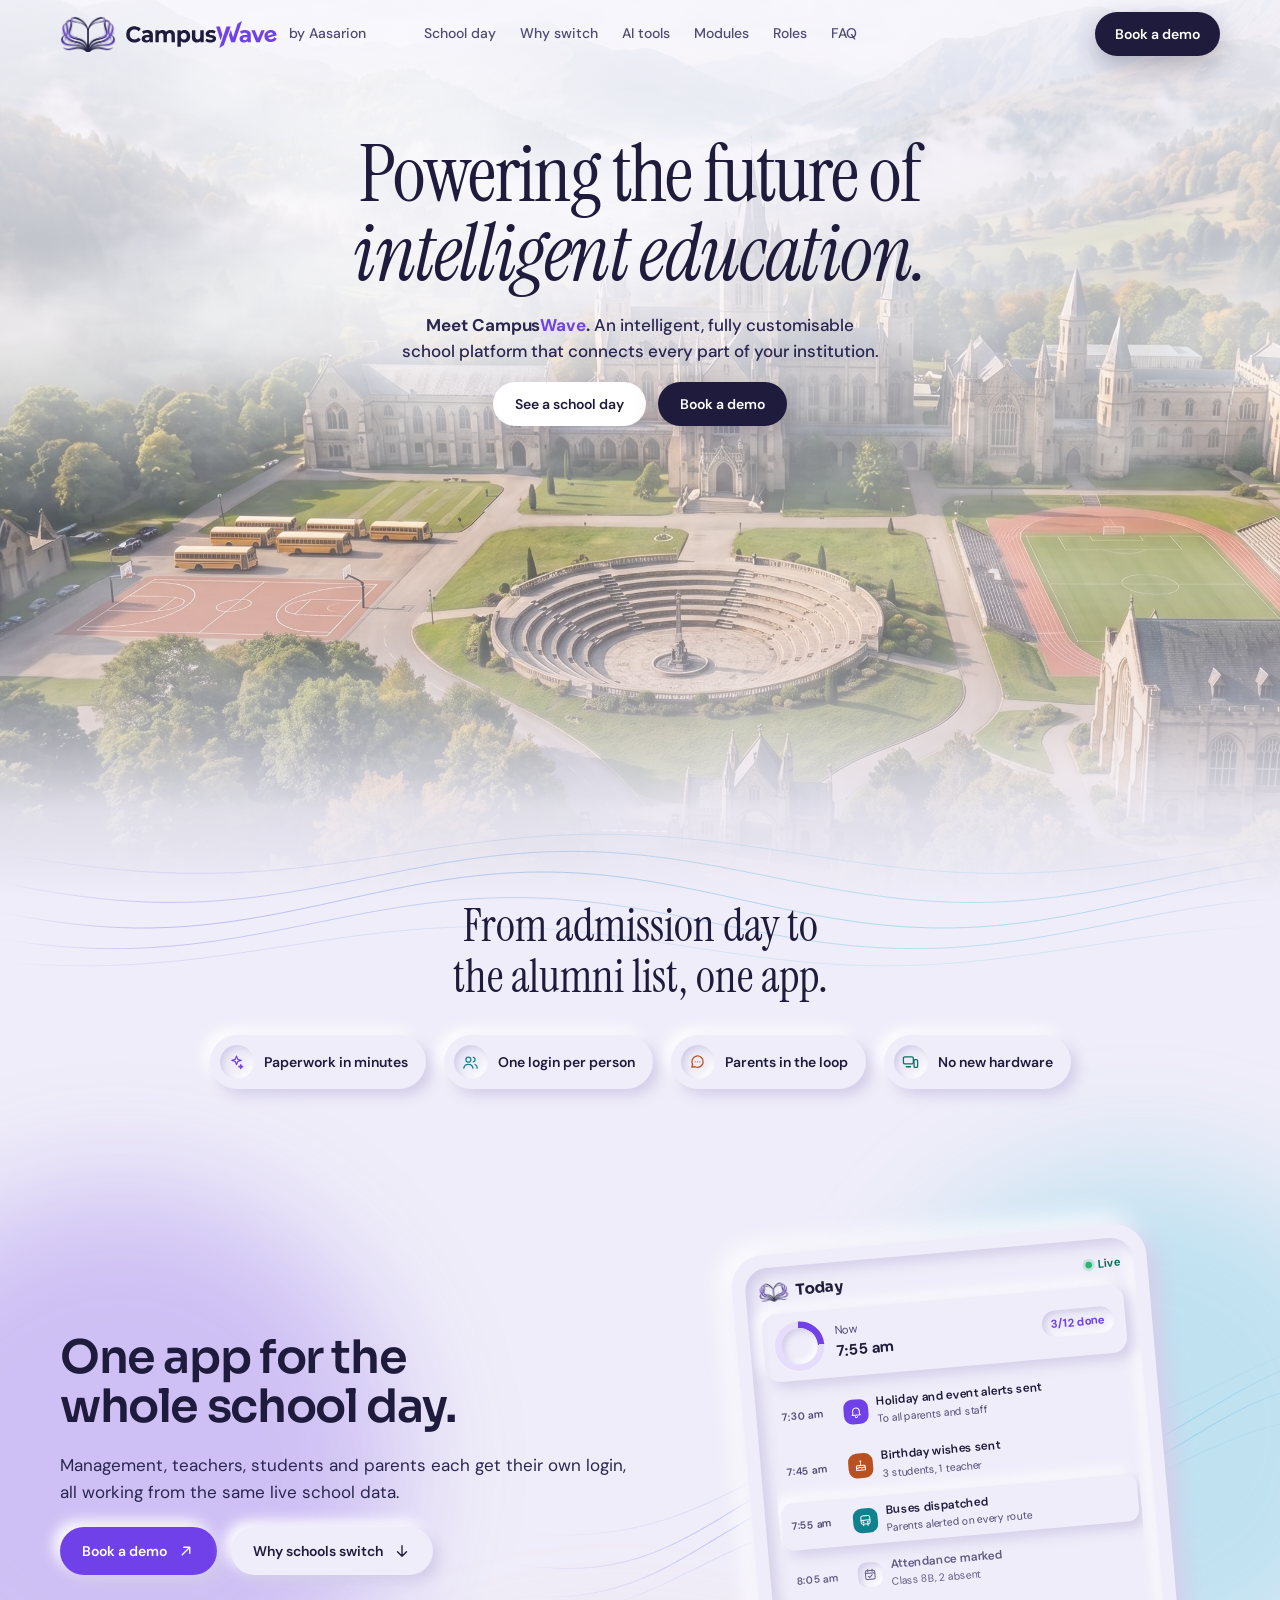
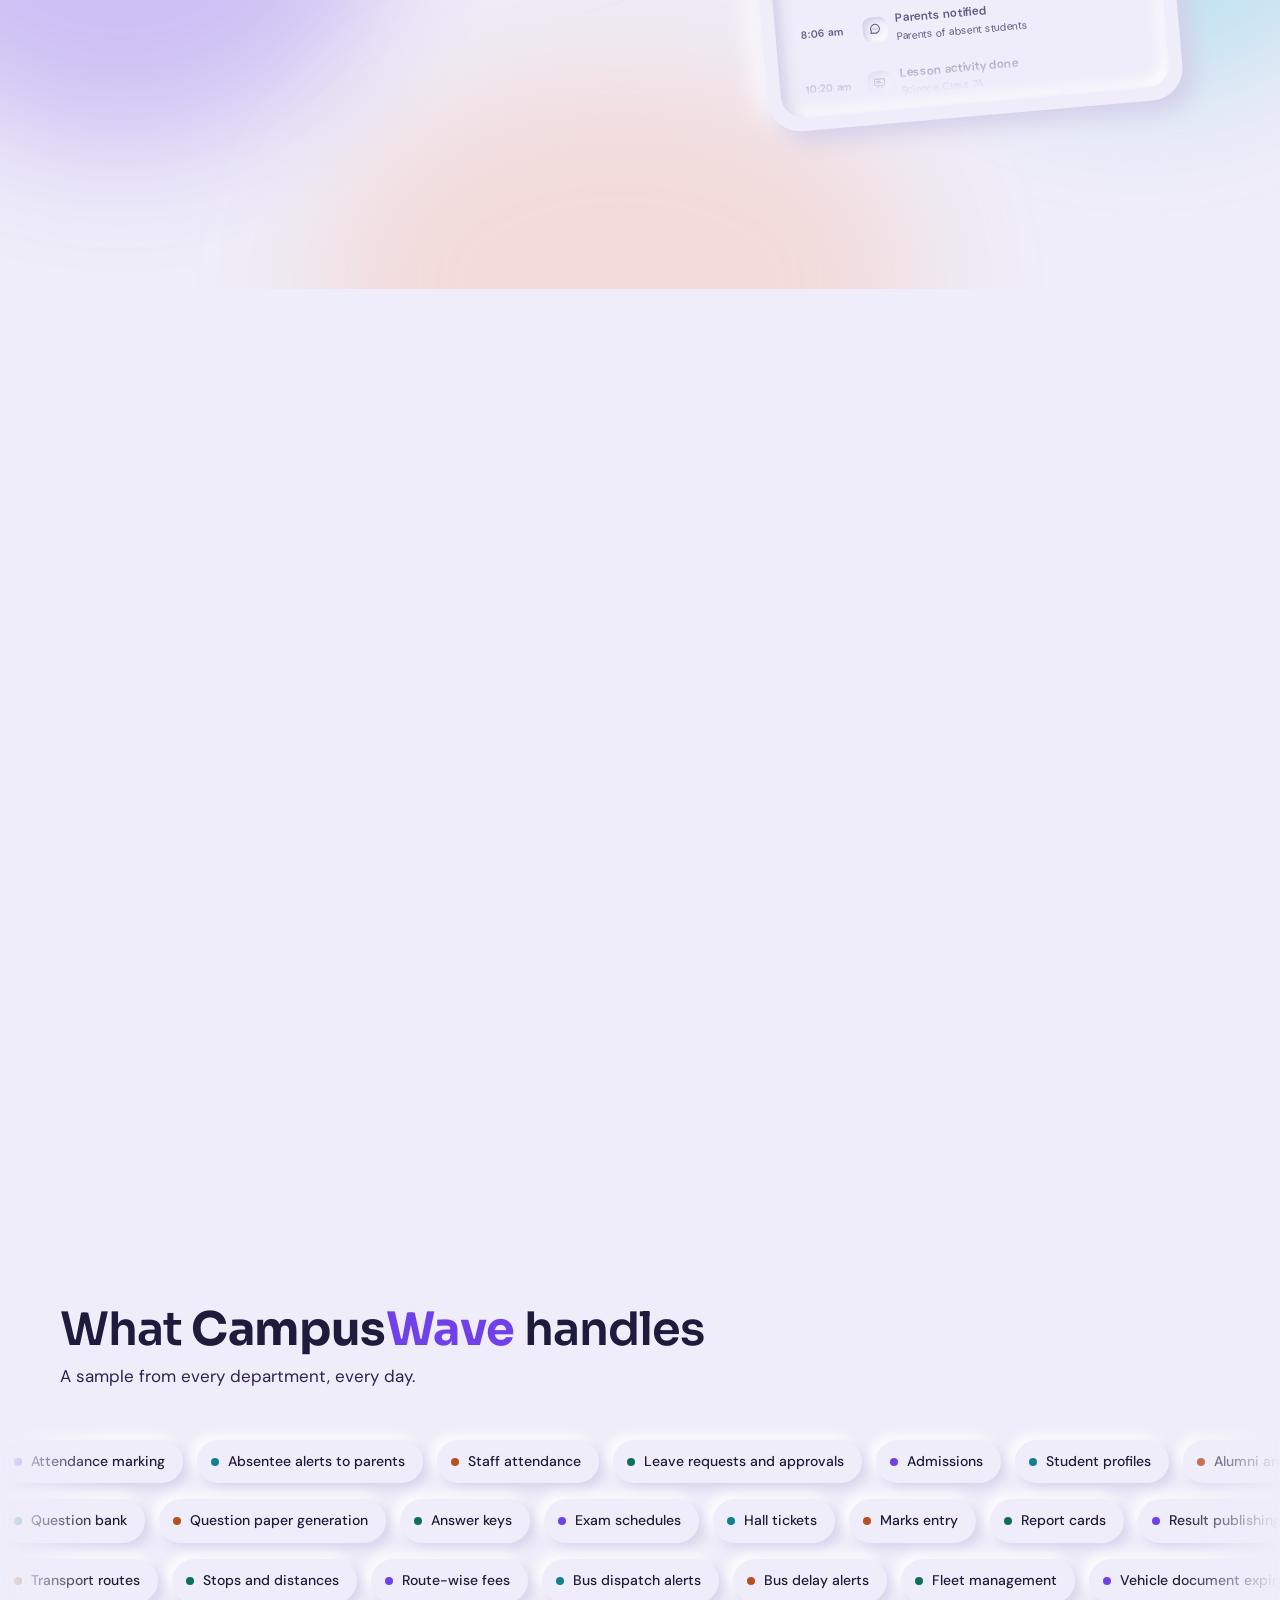
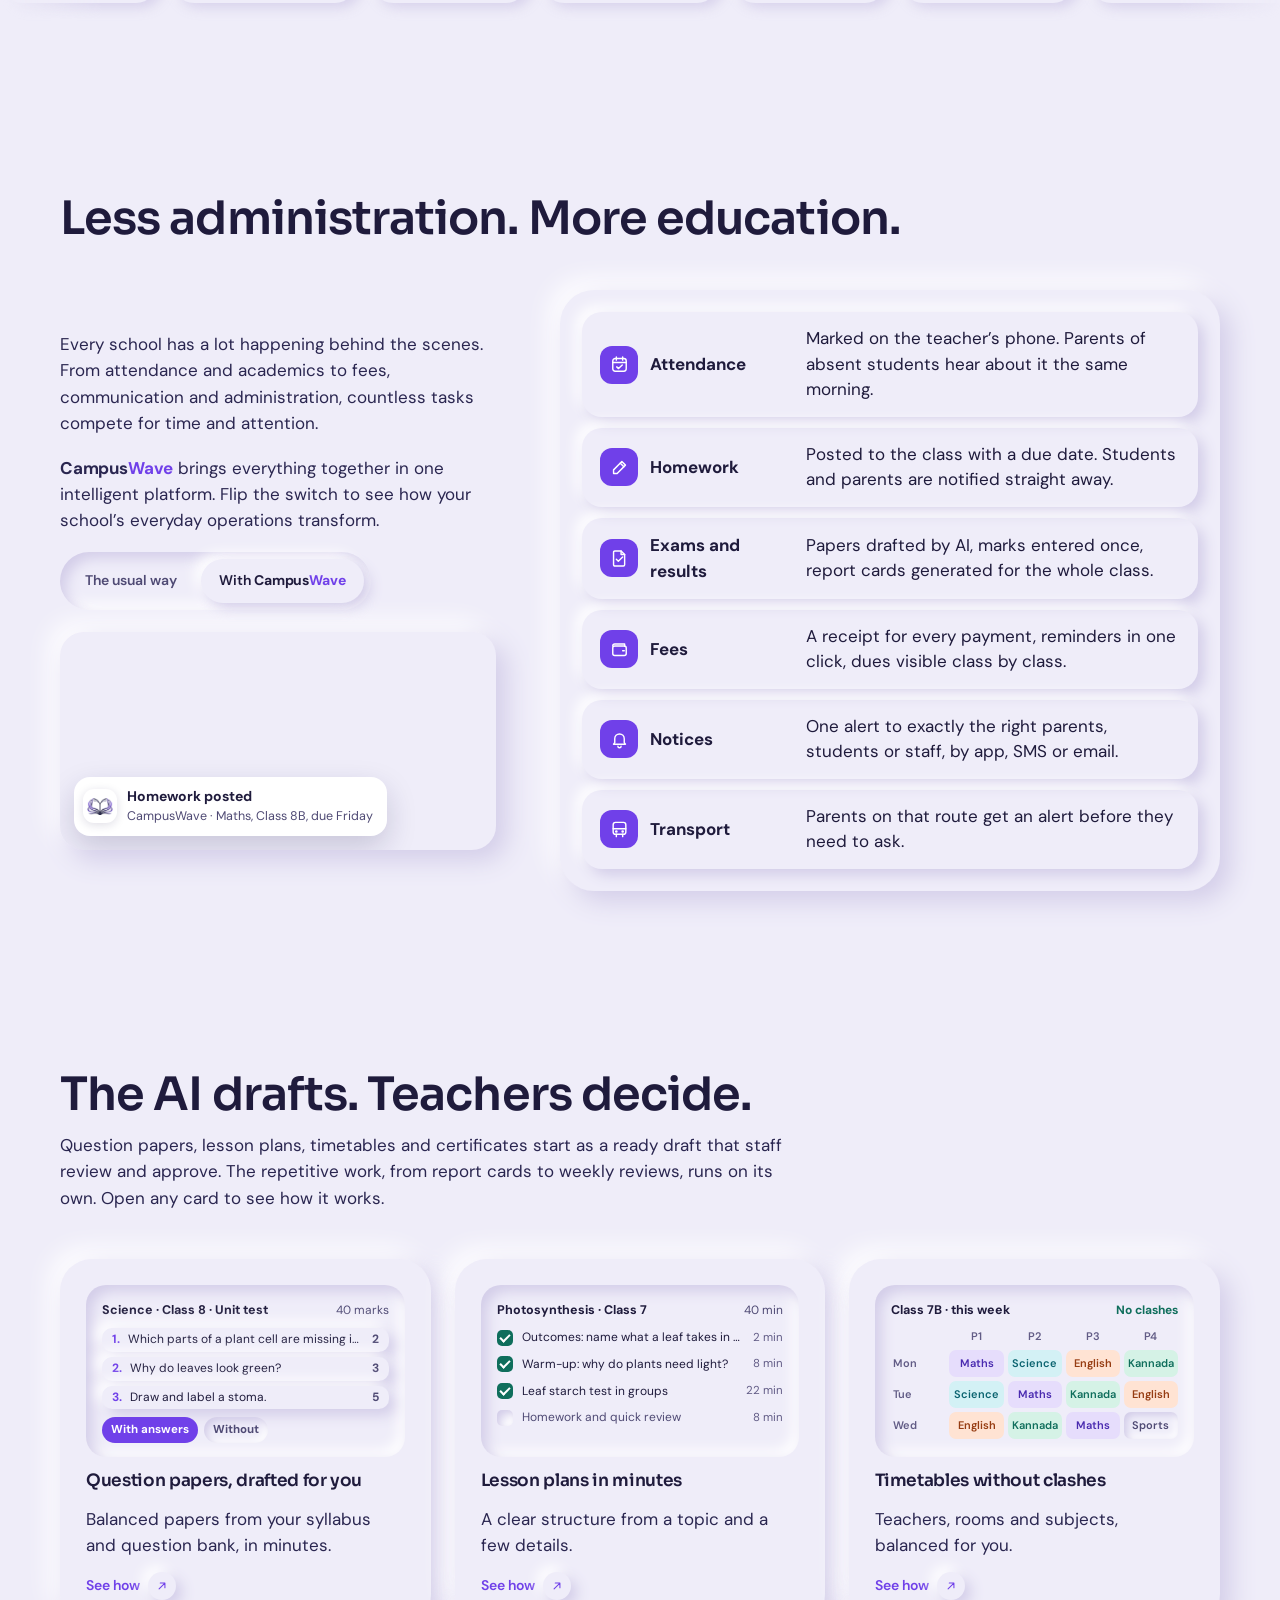
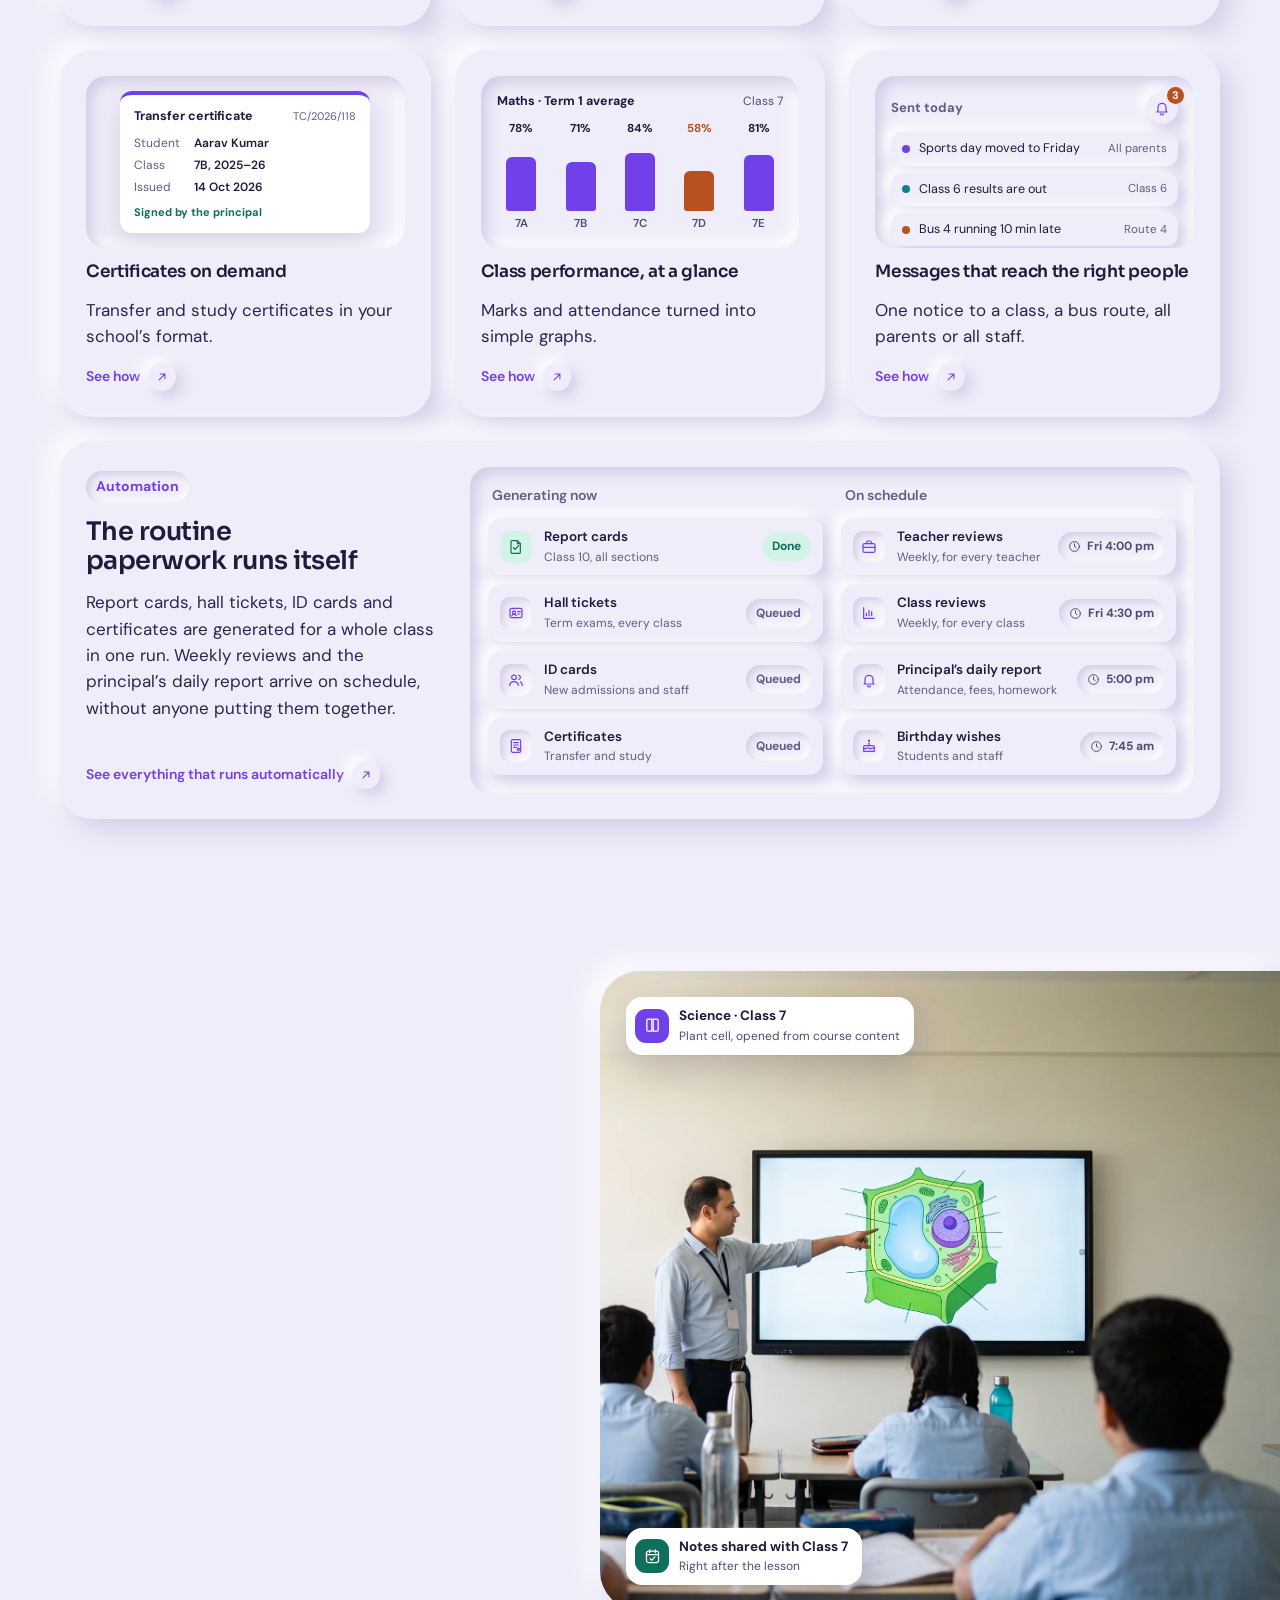
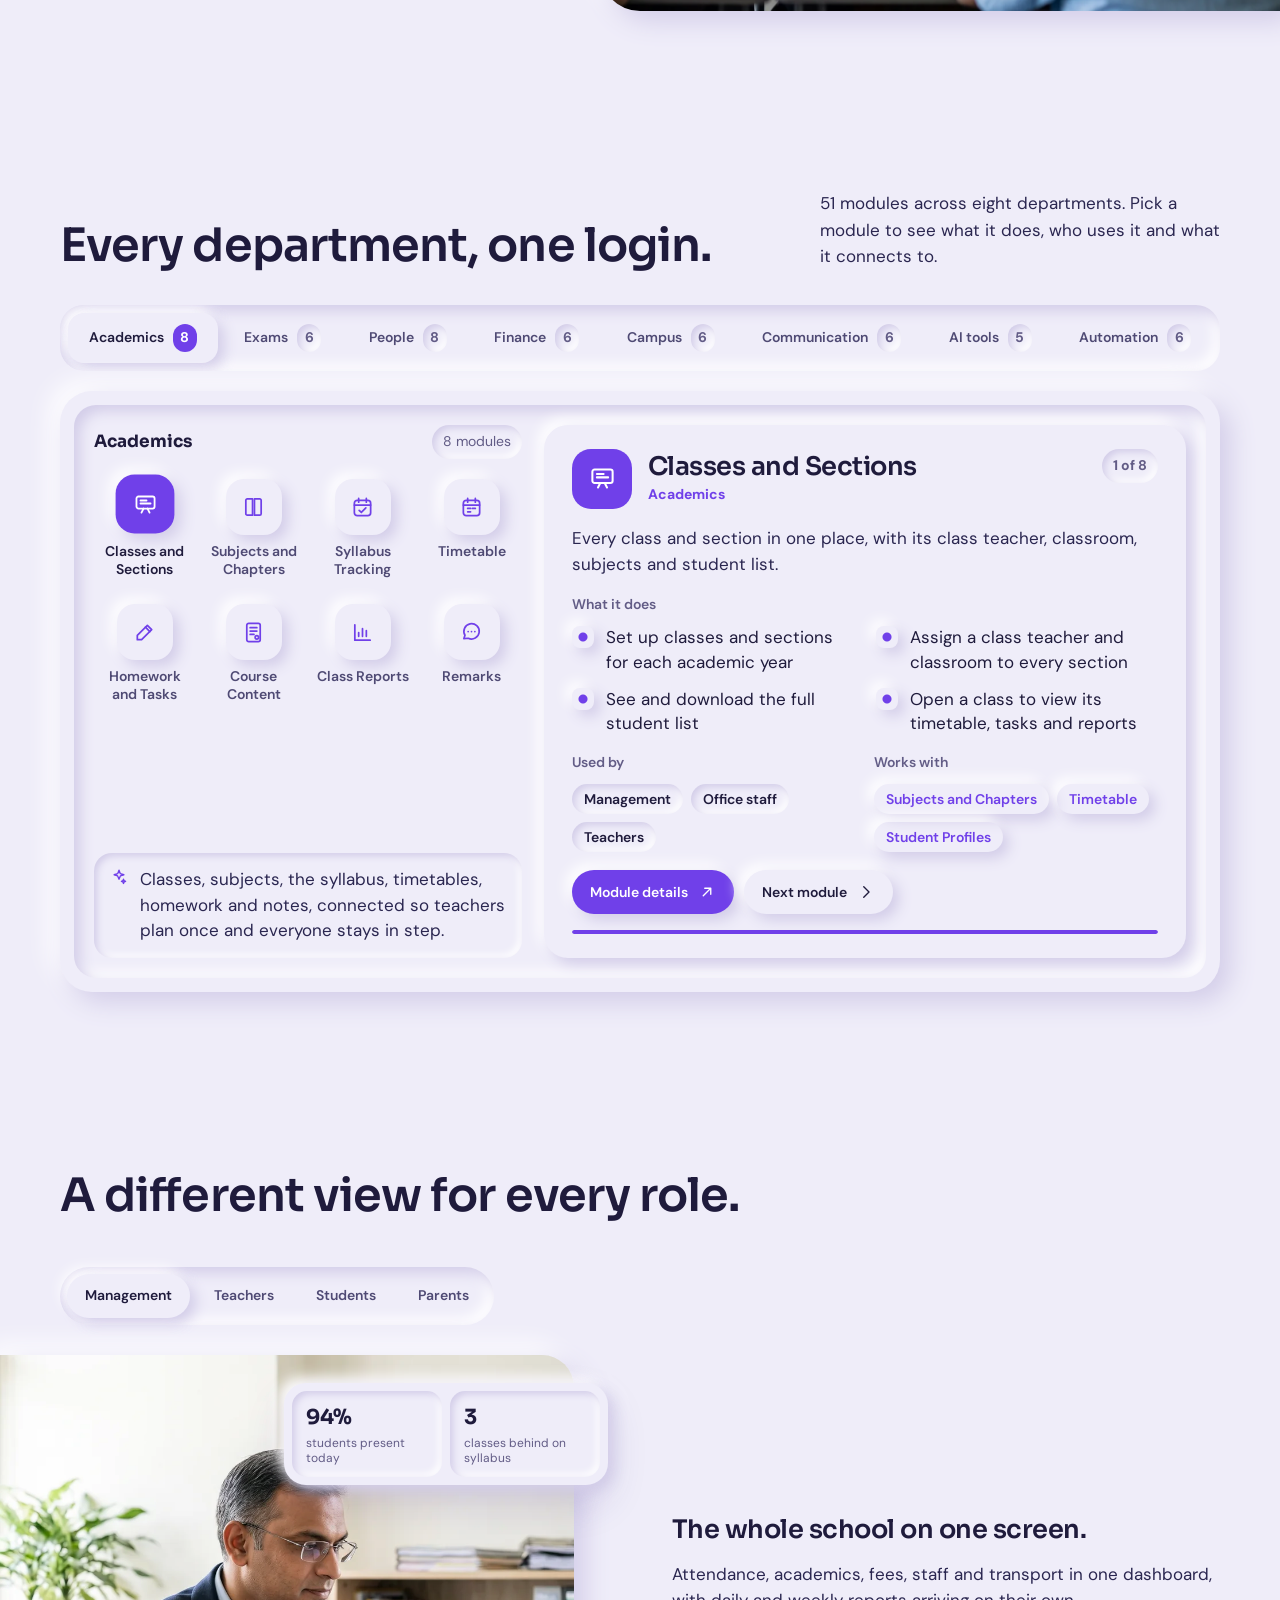
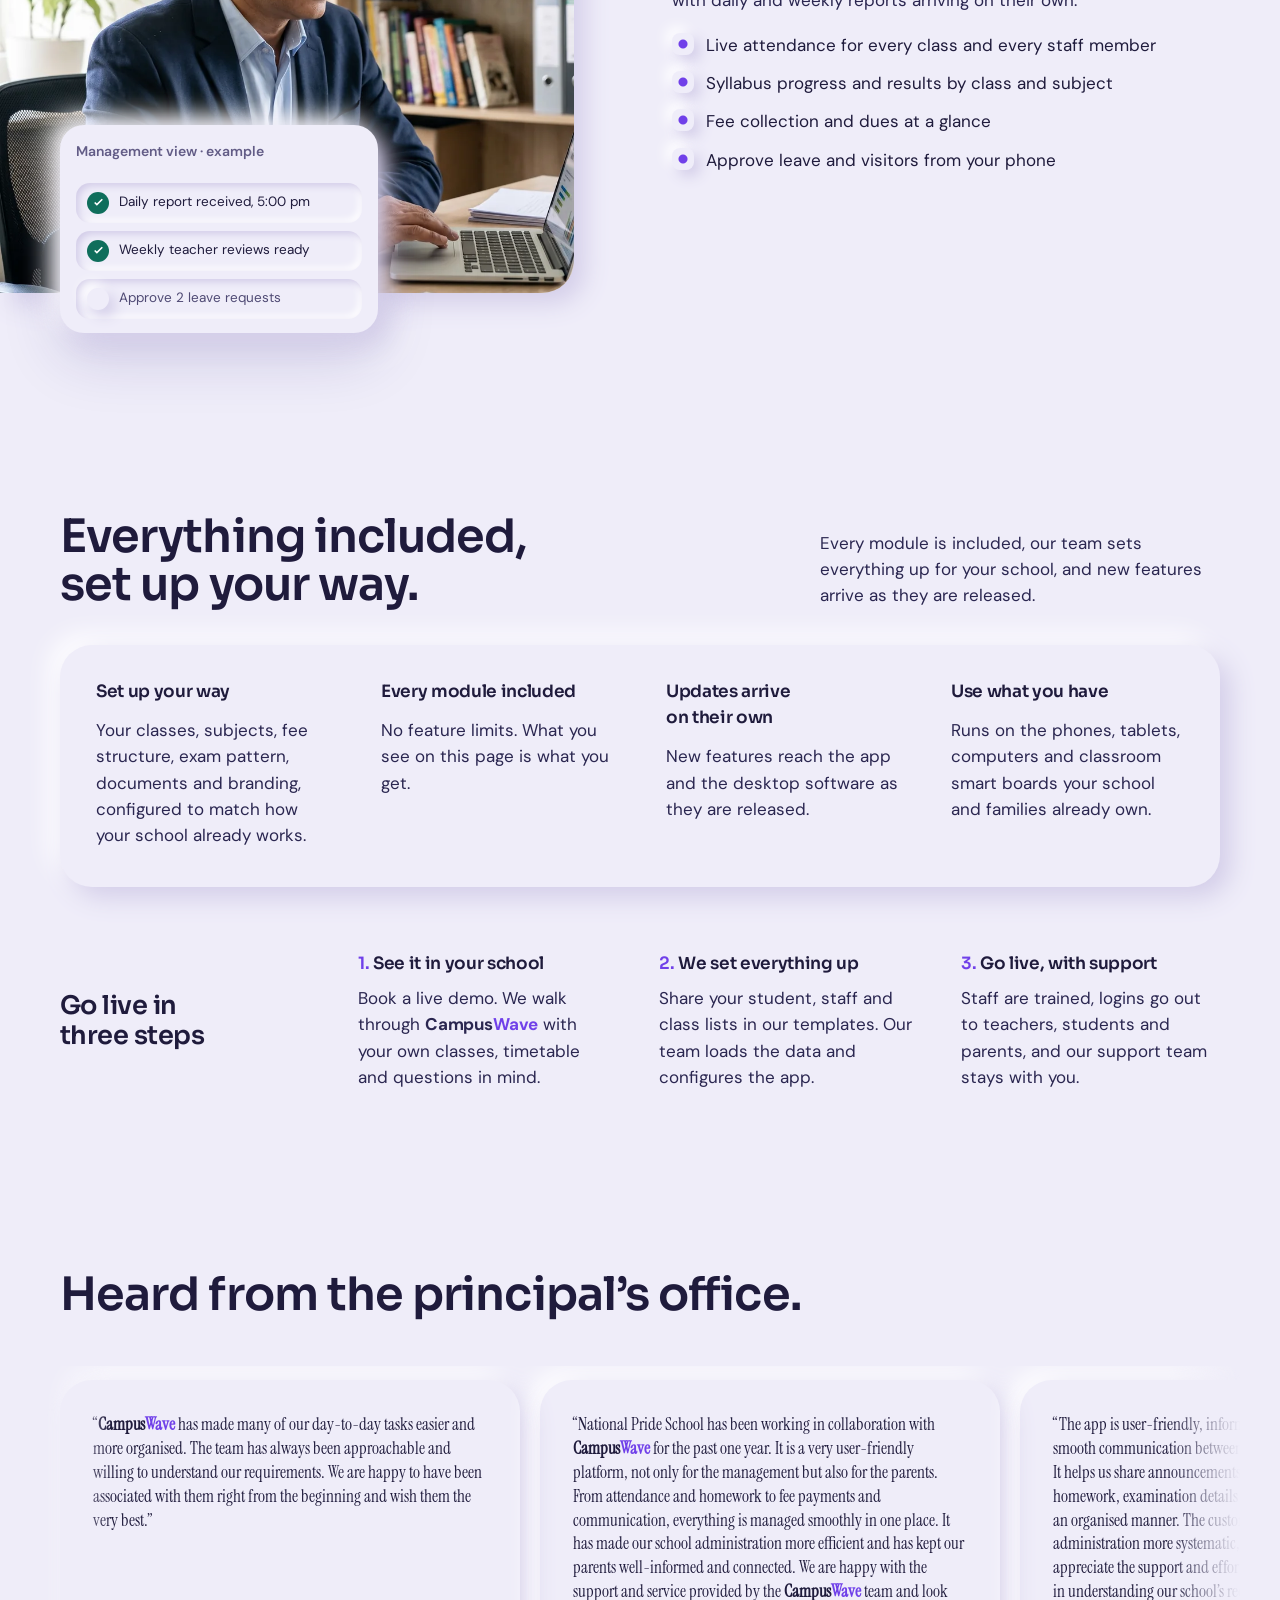
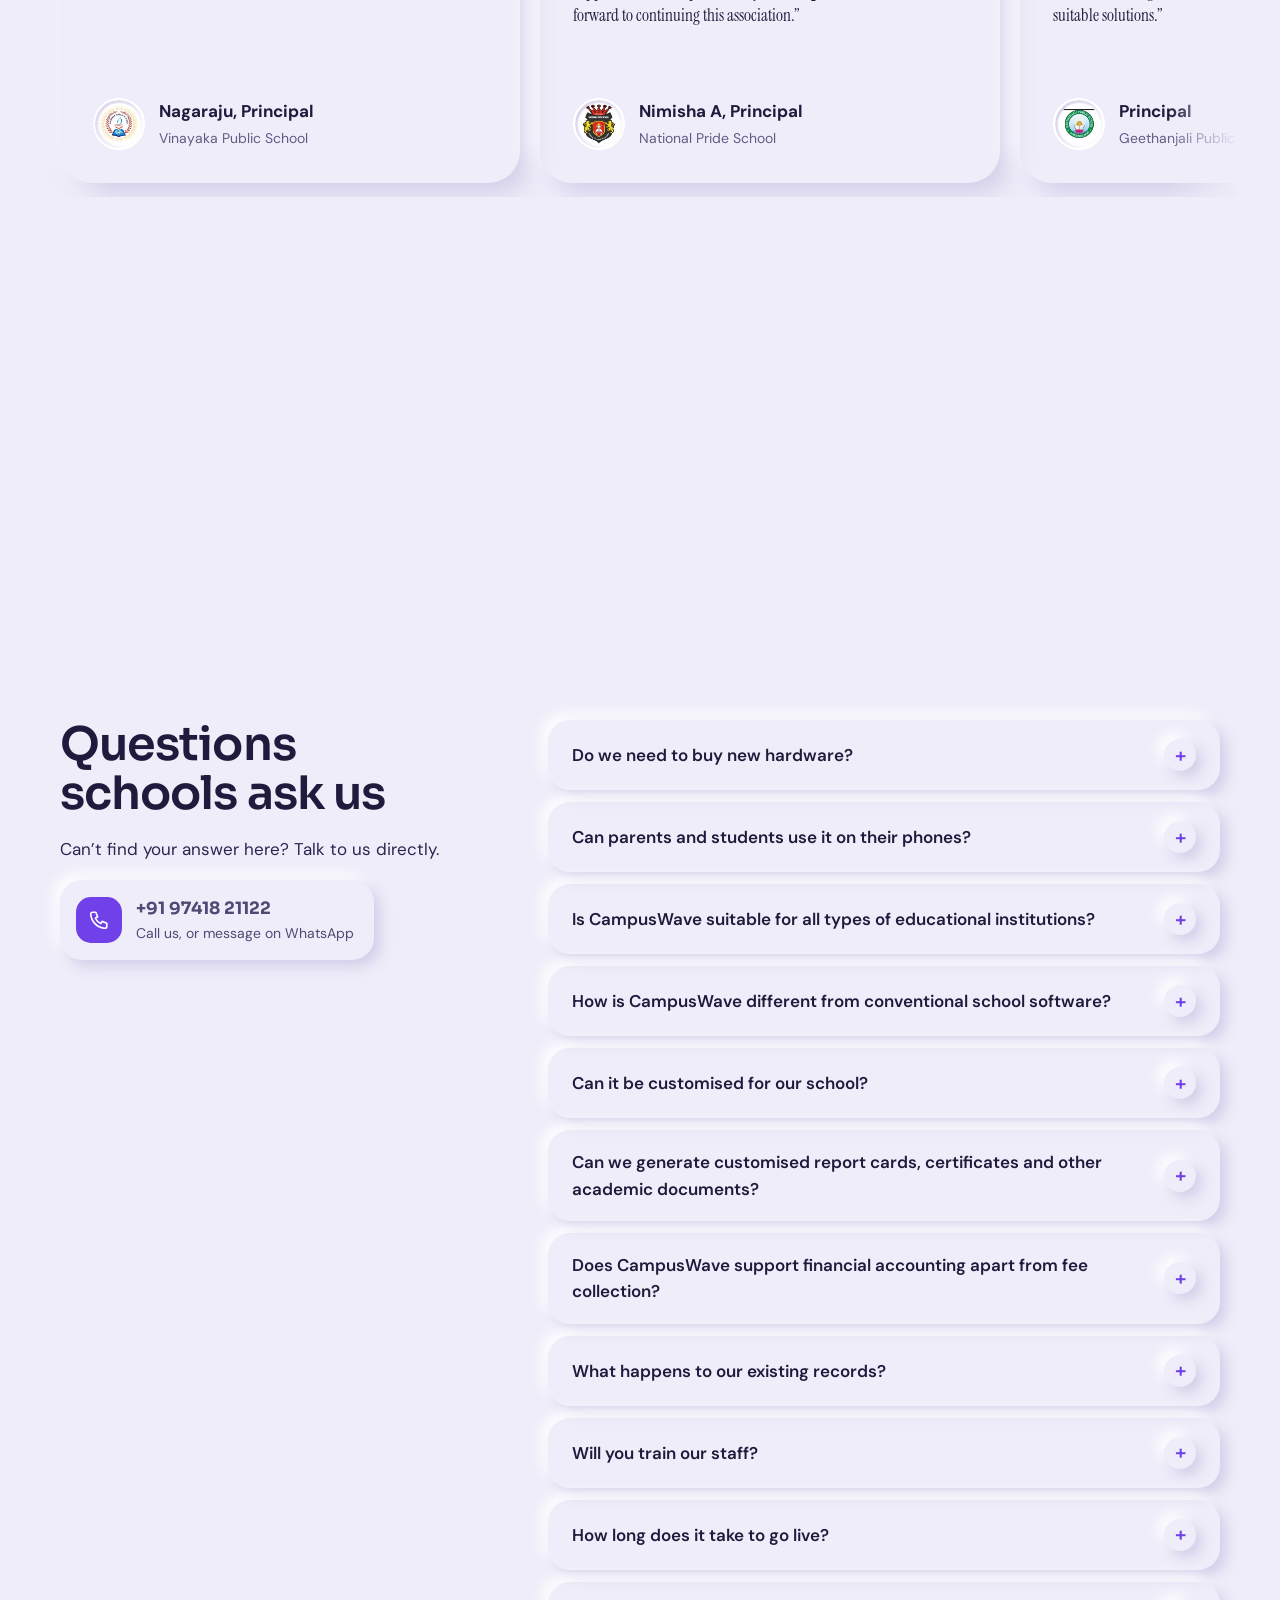
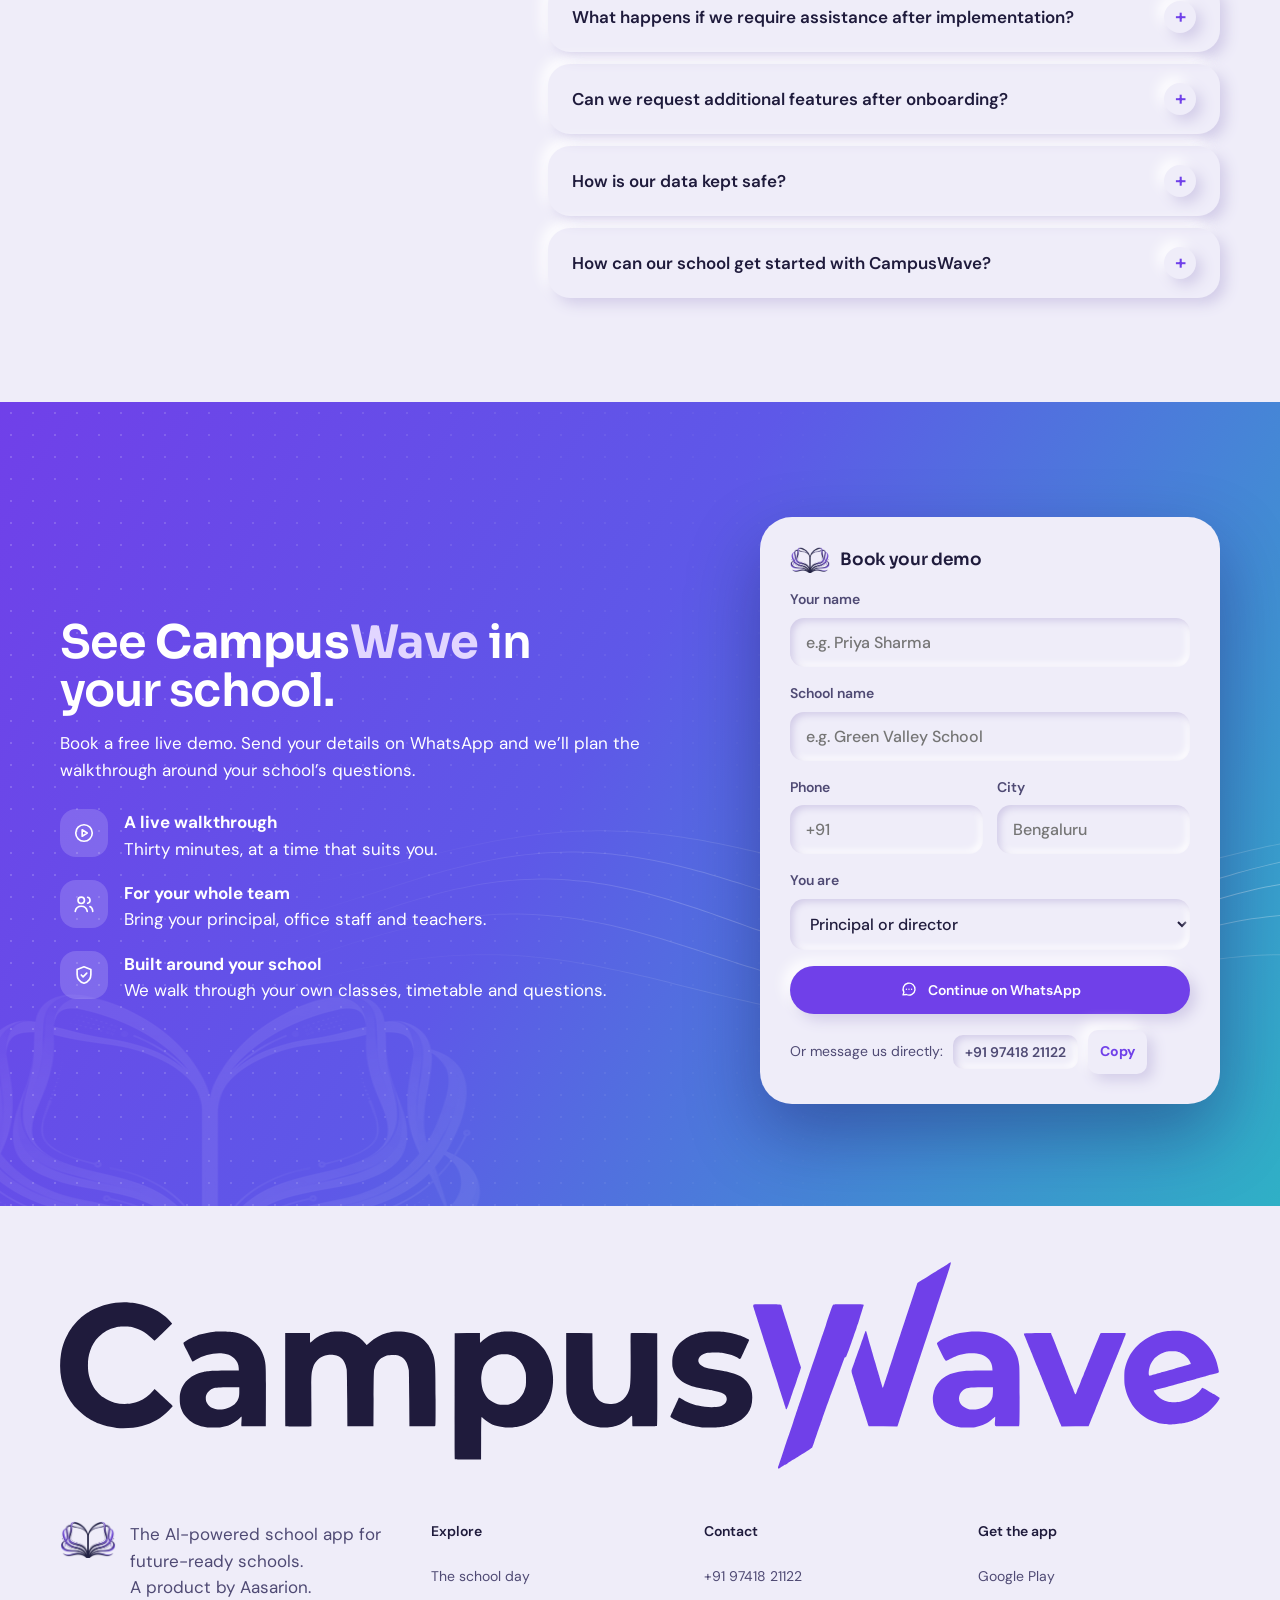
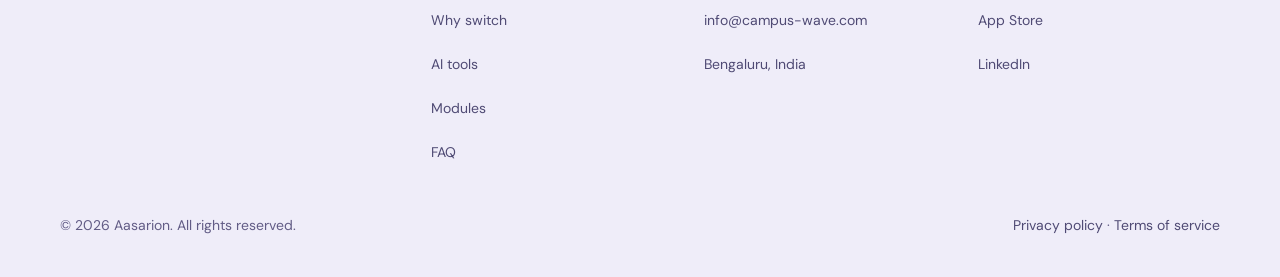
<file: index.html>
<!doctype html>
<html lang="en">
<head>
<meta charset="utf-8">
<meta name="viewport" content="width=device-width, initial-scale=1, viewport-fit=cover">
<meta name="theme-color" content="#EFEDF9">
<title>CampusWave – AI-powered school management app for schools in India | by Aasarion</title>
<meta name="robots" content="index, follow, max-image-preview:large">
<meta name="keywords" content="CampusWave, Campus Wave, school management app, school ERP, school app India, attendance app, fee management, AI question paper generator, Aasarion, Off-Look Innovations">
<link rel="canonical" href="https://campus-wave.com/">
<meta property="og:type" content="website">
<meta property="og:site_name" content="CampusWave">
<meta property="og:title" content="CampusWave · The AI-powered school app for future-ready schools">
<meta property="og:description" content="Attendance, homework, exams, fees, transport and parent updates in one app for management, teachers, students and parents.">
<meta property="og:url" content="https://campus-wave.com/">
<meta property="og:image" content="https://campus-wave.com/img/og-cover.jpg">
<meta name="twitter:card" content="summary_large_image">
<script type="application/ld+json">
{"@context":"https://schema.org","@graph":[
{"@type":"Organization","@id":"https://campus-wave.com/#org","name":"Aasarion","alternateName":["Off-Look Innovations LLP","Off-Look Innovations"],"url":"https://campus-wave.com/","logo":"https://campus-wave.com/img/apple-touch-icon.png","sameAs":["https://www.off-look-innovations.com/","https://in.linkedin.com/company/off-look-innovations","https://play.google.com/store/apps/details?id=com.offlook.school_app","https://apps.apple.com/in/app/off-look-innovations-school/id6760111711"],"email":"info@campus-wave.com","address":{"@type":"PostalAddress","addressLocality":"Bengaluru","addressRegion":"Karnataka","addressCountry":"IN"},"contactPoint":{"@type":"ContactPoint","telephone":"+91-97418-21122","contactType":"sales","availableLanguage":["en","kn"]}},
{"@type":"WebSite","@id":"https://campus-wave.com/#website","url":"https://campus-wave.com/","name":"CampusWave","alternateName":"Campus Wave","publisher":{"@id":"https://campus-wave.com/#org"},"inLanguage":"en"},
{"@type":"SoftwareApplication","@id":"https://campus-wave.com/#app","name":"CampusWave","alternateName":"Campus Wave school app","url":"https://campus-wave.com/","image":"https://campus-wave.com/img/og-cover.jpg","description":"The AI-powered school management app for future-ready schools: attendance, homework, exams and results, fees, transport, notices, AI-drafted question papers, timetables and certificates, for management, teachers, students and parents.","applicationCategory":"EducationalApplication","operatingSystem":"Android, iOS, Web","installUrl":["https://play.google.com/store/apps/details?id=com.offlook.school_app","https://apps.apple.com/in/app/off-look-innovations-school/id6760111711"],"privacyPolicy":"https://campus-wave.com/privacy.html","author":{"@id":"https://campus-wave.com/#org"},"featureList":["Attendance marked on the teacher's phone","Homework posted with parent notification","AI-drafted question papers and lesson plans","Clash-free timetables","Fee receipts and reminders","Transport alerts by route","Report cards, hall tickets and certificates generated per class","Daily principal's report"],"areaServed":"IN"}
]}
</script>
<link rel="icon" type="image/png" sizes="32x32" href="img/favicon-32.png">
<link rel="apple-touch-icon" href="img/apple-touch-icon.png">
<style>
@font-face{font-family:'Sora';font-style:normal;font-weight:100 800;font-display:swap;src:url(fonts/sora.woff2) format('woff2')}
@font-face{font-family:'DM Sans';font-style:normal;font-weight:100 1000;font-display:swap;src:url(fonts/dm-sans.woff2) format('woff2')}
@font-face{font-family:'Instrument Serif';font-style:normal;font-weight:400;font-display:swap;src:url(fonts/instrument-serif.woff2) format('woff2')}
@font-face{font-family:'Instrument Serif';font-style:italic;font-weight:400;font-display:swap;src:url(fonts/instrument-serif-italic.woff2) format('woff2')}
</style>
<meta name="description" content="CampusWave by Aasarion (Off-Look Innovations, Bengaluru) is the AI-powered school management app for schools in India: attendance, homework, exams, fees, transport, AI-drafted question papers and parent updates in one app for management, teachers, students and parents. 51 modules. Book a free demo.">
<style>
/* Light, soft-clay single page: photo landing with drifting mist, a sticky two-screen "school day",
   then raised neumorphic sections that settle into place as you scroll, ending in the demo band. */
:root{
  color-scheme:light;
  --base:#EFEDF9; --hi:#FFFFFF; --lo:#D2CCE8;
  --ink:#1F1B3C; --muted:#4F4A74; --faint:#625C86;
  --iris:#7040E9; --iris-soft:#E6DDFC; --aqua:#11808F; --aqua-soft:#D3F1F5; --peach:#B8501F; --peach-soft:#FFE3D3; --mint:#0F6E5C; --mint-soft:#D5F2E6;
  --glow-1:rgba(112,64,233,.26); --glow-2:rgba(54,194,214,.26); --glow-3:rgba(255,170,130,.26);
  --band-1:#7040E9; --band-2:#2FB0C6;
  --f-display:'Sora','Avenir Next','Segoe UI',sans-serif;
  --f-body:'DM Sans','Helvetica Neue',Arial,sans-serif;
  --f-accent:'Instrument Serif',Georgia,'Times New Roman',serif;
  --raise:10px 10px 26px var(--lo),-10px -10px 26px var(--hi);
  --raise-sm:6px 6px 14px var(--lo),-6px -6px 14px var(--hi);
  --press:inset 6px 6px 14px var(--lo),inset -6px -6px 14px var(--hi);
  --press-sm:inset 3px 3px 7px var(--lo),inset -3px -3px 7px var(--hi);
  --r-lg:32px; --r-md:22px;
  --text:#2A2650;
  --fs-sm:14px; --fs-ui:var(--fs-sm); --fs-body:17px; --fs-lead:var(--fs-body); --fs-sub:clamp(24px,2vw,28px); --fs-h2:clamp(30px,3.6vw,52px); --fs-display:clamp(40px,6.2vw,84px);
}
@property --v{syntax:'<number>'; inherits:false; initial-value:0}
*{box-sizing:border-box}
[hidden]{display:none !important}
html{scroll-behavior:smooth}
html,body{overflow-x:clip}
html:has(dialog[open]){overflow:hidden}
body{margin:0; background:var(--base); color:var(--ink); font-family:var(--f-body); font-size:17px; line-height:1.55; -webkit-font-smoothing:antialiased}
body::after{content:""; position:fixed; inset:0; z-index:-1; pointer-events:none; background:radial-gradient(60% 50% at 0% 10%,rgba(176,156,255,.20),transparent 70%),radial-gradient(50% 45% at 100% 40%,rgba(110,214,232,.18),transparent 70%),radial-gradient(60% 50% at 30% 100%,rgba(255,196,168,.18),transparent 70%)}
body::before{content:""; position:fixed; inset:0 0 auto; height:env(safe-area-inset-top,0px); z-index:60; background:var(--base)}
img{max-width:100%; display:block}
a{color:var(--iris)}
h1,h2,h3,h4{font-family:var(--f-display); font-weight:600; margin:0; text-wrap:balance; letter-spacing:-.02em}
p,ul,ol{margin:0}



.nw{white-space:nowrap}
.wrap{max-width:1200px; margin:0 auto; padding-left:max(20px,env(safe-area-inset-left,0px)); padding-right:max(20px,env(safe-area-inset-right,0px))}

.lead{font-size:var(--fs-lead); color:var(--text); max-width:62ch; text-wrap:pretty}
.lbl{display:block; font-family:var(--f-body); font-size:var(--fs-sm); font-weight:600; letter-spacing:0; text-transform:none; color:var(--faint); margin-bottom:10px}
.sec{position:relative; padding-block:clamp(88px,9vw,124px) clamp(40px,5vw,72px)}
@media (min-width:901px) and (max-height:760px){ .sec{padding-top:92px} }
.sec-head{display:flex; flex-direction:column; gap:14px; margin-bottom:clamp(30px,4vw,48px)}
.sec-head h2{font-size:var(--fs-h2); line-height:1.05}
.sec-head.split{display:grid; grid-template-columns:minmax(0,1fr) minmax(0,400px); align-items:end; gap:14px 56px; margin-bottom:clamp(28px,3vw,36px)}
.sec-head.split > div{display:flex; flex-direction:column; gap:14px}
.sec-head.split h2{font-size:var(--fs-h2)}
@media (max-width:980px){ .sec-head.split{grid-template-columns:1fr} }
.sr-only{position:absolute; width:1px; height:1px; overflow:hidden; clip:rect(0 0 0 0); white-space:nowrap}
.skip{position:fixed; left:16px; top:12px; transform:translateY(-72px); z-index:100; padding:10px 16px; border-radius:12px; background:var(--ink); color:#fff; font-weight:600; text-decoration:none; transition:transform .2s cubic-bezier(.23,1,.32,1)}
.skip:focus{transform:none}
:focus-visible{outline:2px solid var(--iris); outline-offset:3px}

/* buttons */
.btn{appearance:none; border:0; cursor:pointer; font:600 var(--fs-ui)/1 var(--f-body); color:var(--ink); background:var(--base); padding:15px 22px; border-radius:999px; box-shadow:var(--raise-sm); display:inline-flex; align-items:center; justify-content:center; gap:10px; text-decoration:none; white-space:nowrap; transition:box-shadow .2s, transform .16s cubic-bezier(.23,1,.32,1), background .3s, color .3s}

.btn:active{box-shadow:var(--press-sm); transform:scale(.97)}
.btn-primary{background:var(--iris); color:#fff; box-shadow:var(--raise-sm)}
.btn-light{background:#fff; box-shadow:0 8px 24px rgba(30,24,80,.12)}
.btn-ink{background:var(--ink); color:#fff; box-shadow:0 10px 26px rgba(27,24,56,.28)}
.btn svg{width:18px; height:18px}
.ico{width:22px; height:22px; fill:none; stroke:currentColor; stroke-width:1.8; stroke-linecap:round; stroke-linejoin:round}

/* content that starts below the fold rises in when it arrives */
.reveal{transition:opacity .8s ease, transform .8s cubic-bezier(.2,.8,.2,1)}
.reveal.pre{opacity:0; transform:translateY(32px)}

/* ---------- nav ---------- */
.nav{position:sticky; top:env(safe-area-inset-top,0px); z-index:50}
.nav > .wrap{position:relative}
.nav::before{content:""; position:absolute; inset:0 0 -28px; z-index:-1; pointer-events:none; background:linear-gradient(180deg,color-mix(in srgb,var(--base) 88%,transparent) 0%,color-mix(in srgb,var(--base) 70%,transparent) 60%,transparent 100%); backdrop-filter:blur(14px); -webkit-backdrop-filter:blur(14px); -webkit-mask-image:linear-gradient(180deg,#000 55%,transparent); mask-image:linear-gradient(180deg,#000 55%,transparent); opacity:0; transition:opacity .4s}
.nav.scrolled::before{opacity:1}
.nav.on-band::before{background:linear-gradient(90deg,rgba(106,75,255,.94),rgba(92,96,240,.92) 50%,rgba(66,150,212,.9))}
.nav-bar{display:grid; grid-template-columns:1fr auto 1fr; align-items:center; gap:16px; padding-block:12px; min-height:68px}
.nav-bar > :last-child{justify-self:end}
.brand{justify-self:start; display:flex; align-items:center; gap:10px; text-decoration:none; color:var(--ink); font-family:var(--f-display); font-weight:600; font-size:17px; white-space:nowrap; transition:color .3s}
.brand-mark{height:36px; width:auto; flex:none; display:block; transition:filter .3s}
.wordmark{height:27px; width:auto; flex:none; display:block; overflow:visible}
.cw{white-space:nowrap; font-weight:700; letter-spacing:-.01em}
.cw > span{color:var(--iris)}

.band .cw > span{color:#E2D6FF}
.nav.on-band .brand-mark{filter:brightness(0) invert(1)}
.nav.on-band .wordmark{--wm-a:#fff; --wm-b:#E2D6FF}
.brand small{font-family:var(--f-body); font-weight:500; font-size:var(--fs-sm); color:var(--muted); margin-left:2px; transition:color .3s}
.nav-bar .btn{padding:11px 20px; font-size:var(--fs-ui); font:600 var(--fs-ui)/1 var(--f-body)}
.nav-links{display:flex; gap:2px}
.nav-links a{position:relative; color:var(--muted); text-decoration:none; font-size:var(--fs-ui); font-weight:500; padding:8px 11px; transition:color .3s}
.nav-links a:hover,.nav-links a.on{color:var(--ink)}
.nav-links a::after{content:""; position:absolute; left:50%; bottom:0; width:4px; height:4px; margin-left:-2px; border-radius:50%; background:var(--iris); opacity:0; transition:opacity .2s}
.nav-links a.on::after{opacity:1}
.nav.on-band .brand,.nav.on-band .brand small,.nav.on-band .nav-links a{color:#fff; font-size:var(--fs-ui)}
.nav.on-band .nav-links a::after{background:#fff}
.nav.on-band .btn-ink{background:#fff; color:var(--ink); box-shadow:0 8px 22px rgba(20,10,80,.25)}
.nav-end{display:flex; align-items:center; gap:10px}
.nav .menu-btn{display:none; width:44px; height:44px; background:var(--base)}
.menu{position:absolute; top:calc(100% - 4px); right:max(20px,env(safe-area-inset-right,0px)); width:min(320px,calc(100vw - 32px)); padding:10px; border-radius:24px; background:var(--base); box-shadow:var(--raise),0 24px 60px rgba(40,24,120,.18); display:grid; gap:2px; transform-origin:top right; animation:pop .2s cubic-bezier(.23,1,.32,1)}
.menu a{display:flex; justify-content:space-between; align-items:center; padding:13px 14px; border-radius:14px; color:var(--ink); text-decoration:none; font-weight:600; font-size:var(--fs-body)}
.menu a:hover,.menu a.on{background:var(--base); box-shadow:var(--press-sm)}
.menu a.on::after{content:""; width:7px; height:7px; border-radius:50%; background:var(--iris)}
.menu a.go{margin-top:6px; justify-content:center; color:#fff; background:var(--iris); box-shadow:none}
.nav.on-band .menu-btn{background:rgba(255,255,255,.16); color:#fff; box-shadow:none}
@media (max-width:1060px){ .nav-links{display:none} .nav-bar{grid-template-columns:1fr auto} .nav .menu-btn{display:grid} }
@media (max-width:600px){ .nav-bar .btn{padding:11px 16px; font-size:var(--fs-ui); font:600 var(--fs-ui)/1 var(--f-body)} .brand small{display:none; font-size:var(--fs-sm)} .nav .brand-mark{height:30px} .nav .wordmark{height:22px} }
@media (max-width:400px){ .nav-bar{gap:8px} .brand{font-size:16px; gap:6px} .nav .brand-mark{height:27px} .nav .wordmark{height:19px} .nav-end{gap:8px} .nav .menu-btn{width:44px; height:44px} .nav-bar .btn{padding:10px 13px; font-size:var(--fs-ui); font:600 var(--fs-ui)/1 var(--f-body)} .nav-bar .btn .xs-hide{display:none} }

/* ---------- landing ---------- */
.landing{position:relative; height:100vh; height:100svh; min-height:620px; margin-top:-68px; overflow:hidden; isolation:isolate}
.landing .scene{position:absolute; inset:0; z-index:-2}
.landing .scene img{width:100%; height:100%; object-fit:cover; object-position:50% 60%}
.landing::before{content:""; position:absolute; inset:0; z-index:-1; background:
  linear-gradient(180deg,rgba(246,245,252,.92) 0%,rgba(246,245,252,.74) 24%,rgba(246,245,252,.50) 44%,rgba(246,245,252,.22) 60%,rgba(246,245,252,0) 72%),
  linear-gradient(0deg,var(--base) 0%,rgba(239,237,249,.92) 10%,rgba(239,237,249,.55) 24%,rgba(239,237,249,0) 42%)}
.mist{position:absolute; left:0; right:0; overflow:hidden; pointer-events:none; mix-blend-mode:screen}
.mist i{position:absolute; top:0; bottom:0; left:0; width:200%; background:url(img/mist-a.webp) repeat-x; background-size:50% 100%; will-change:transform; animation:mistdrift 80s linear infinite}
.mist.m0{top:-8%; height:62%; opacity:.62; animation:mistwave 16s ease-in-out infinite}
.mist.m0 i{animation-duration:74s}
.mist.m1{top:26%; height:34%; opacity:.42; animation:mistwave 20s ease-in-out infinite -7s}
.mist.m1 i{background-image:url(img/mist-b.webp); animation-duration:112s; animation-delay:-40s}
.mist.m2{top:44%; height:28%; opacity:.30; filter:blur(3px); animation:mistwave 18s ease-in-out infinite -3s}
.mist.m2 i{background-image:url(img/mist-a.webp); animation-duration:150s; animation-delay:-95s; transform-origin:center; scale:-1 1}
.mist.m3{bottom:4%; height:30%; opacity:.26; filter:blur(2px)}
.mist.m3 i{background-image:url(img/mist-b.webp); animation-duration:190s; animation-delay:-60s}
@keyframes mistdrift{from{translate:0 0} to{translate:-50% 0}}
@keyframes mistwave{0%,100%{transform:translateY(0)} 50%{transform:translateY(12px)}}
.land-copy{position:absolute; left:0; right:0; top:clamp(96px,15vh,150px); display:flex; flex-direction:column; align-items:center; text-align:center; gap:clamp(14px,2vh,22px); opacity:calc(1 - var(--h,0)*1.6); transform:translateY(calc(var(--h,0)*-60px))}
.land-copy::before{content:""; position:absolute; left:50%; top:46%; width:min(1100px,110%); height:130%; translate:-50% -50%; z-index:-1; background:radial-gradient(closest-side,rgba(248,247,253,.7),rgba(248,247,253,.36) 55%,transparent); pointer-events:none}



.landing h1{font-family:var(--f-accent); font-weight:400; font-size:var(--fs-display); line-height:1; letter-spacing:-.02em; color:var(--ink)}
.landing h1 em{display:block; font-style:italic}
.landing .lead{max-width:46ch; margin:0 auto; color:var(--text); font-weight:500; text-wrap:balance; font-size:var(--fs-lead)}
.land-ctas{display:flex; gap:12px; flex-wrap:wrap; justify-content:center}




@media (max-width:640px){ .landing .scene img{object-position:42% 60%} .mist i{width:300%; background-size:33.333% 100%} @keyframes mistdrift{from{translate:0 0} to{translate:-33.333% 0}} }

/* ---------- bridge ---------- */
.bridge{position:relative; z-index:3; padding-block:0 8px}
.wavelines{position:absolute; left:0; width:100%; pointer-events:none; overflow:hidden}
.wavelines path{fill:none; stroke-linecap:round; vector-effect:non-scaling-stroke}
.wavelines g{animation:drift var(--dur,26s) linear infinite}
@keyframes drift{to{transform:translateX(calc(-1 * var(--per,720px)))}}
.bridge .wavelines{top:-210px; height:420px; -webkit-mask-image:linear-gradient(90deg,transparent,#000 12%,#000 88%,transparent); mask-image:linear-gradient(90deg,transparent,#000 12%,#000 88%,transparent)}
.bridge-in{position:relative; display:flex; flex-direction:column; align-items:center; gap:clamp(22px,3vw,34px); text-align:center}
.bridge-line{font-family:var(--f-accent); font-size:var(--fs-h2); line-height:1.1; color:var(--ink); max-width:26ch; text-wrap:balance}
.bridge-line em{color:var(--iris)}
.pills{display:flex; flex-wrap:wrap; justify-content:center; gap:14px 18px}
.pills span{display:inline-flex; align-items:center; gap:10px; padding:10px 18px 10px 10px; border-radius:999px; background:var(--base); box-shadow:var(--raise-sm); font-size:var(--fs-ui); font-weight:600; color:var(--ink); animation:bob 6s ease-in-out infinite}
.pills span:nth-child(2){animation-delay:-1.5s} .pills span:nth-child(3){animation-delay:-3s} .pills span:nth-child(4){animation-delay:-4.5s}
.pills i{width:34px; height:34px; border-radius:50%; display:grid; place-items:center; box-shadow:var(--press-sm)}
.pills i svg{width:17px; height:17px}
@keyframes bob{50%{transform:translateY(-6px)}}
@media (max-width:520px){ .pills span{font-size:var(--fs-ui)} .bridge .wavelines{top:-150px; height:300px} }

/* ---------- intro: the school day (two screens of scroll) ---------- */
.intro{position:relative; height:200vh; height:200svh; margin-top:-12vh; margin-top:-12svh}
.intro .snap-pt{position:absolute; left:0; right:0; height:0; pointer-events:none; visibility:hidden}
.intro .sp1{top:12vh; top:12svh}
.intro .sp2{top:100vh; top:100svh}
.stage{position:sticky; top:0; height:100vh; height:100svh; overflow:hidden; display:flex; align-items:center}
.stage .blob{position:absolute; border-radius:50%; filter:blur(60px); pointer-events:none}
.stage .b1{width:560px; height:560px; left:-160px; top:22%; background:var(--glow-1)}
.stage .b2{width:520px; height:520px; right:-120px; top:20%; background:var(--glow-2)}
.stage .b3{width:600px; height:420px; left:25%; bottom:-200px; background:var(--glow-3)}
.stage-grid{position:relative; width:100%; display:grid; grid-template-columns:minmax(0,1.05fr) minmax(0,1fr); gap:clamp(20px,3vw,40px); align-items:center; padding-top:72px; padding-bottom:16px}
.copy{display:grid; min-width:0}
.copy > .state{grid-area:1/1; display:flex; flex-direction:column; gap:22px}


@keyframes beat{50%{box-shadow:0 0 0 8px transparent}}
.state h2{font-size:var(--fs-h2); line-height:1.05; letter-spacing:-.03em}
.state .lead{font-size:var(--fs-lead); color:var(--text)}
.ctas{display:flex; flex-wrap:wrap; gap:14px}
.visual{position:relative; aspect-ratio:1/1; width:100%; max-width:min(100%, calc(100svh - 150px)); justify-self:center; min-width:0}
.visual .vwave{left:-30%; width:160%; top:22%; height:60%; transform:rotate(calc(-12deg + var(--p,0)*12deg)); -webkit-mask-image:radial-gradient(closest-side,#000 55%,transparent); mask-image:radial-gradient(closest-side,#000 55%,transparent)}

.o1{width:17%; left:0; top:4%}
.o2{width:15%; right:0; bottom:2%; animation-delay:-3s}
.o3{width:16%; right:4%; top:0; animation-delay:-1.5s}

.console{--rot:-5deg; position:absolute; left:52%; top:52%; width:80%; height:92%; translate:-50% -50%; padding:14px; border-radius:34px; background:var(--base); box-shadow:var(--raise); transform:rotate(calc(var(--rot) * (1 - var(--p,0)))) scale(calc(.95 + var(--p,0)*.05)); display:flex}
.screen{flex:1; min-width:0; border-radius:24px; box-shadow:var(--press); padding:14px; display:flex; flex-direction:column; gap:10px; overflow:hidden}
.scr-top{display:flex; justify-content:space-between; align-items:center}
.scr-top b{font-family:var(--f-display); font-size:16px}
.app-id{display:flex; align-items:center; gap:8px}
.app-ic{height:20px; width:auto; display:block}
.live{display:inline-flex; align-items:center; gap:6px; font-size:12px; font-weight:700; color:var(--mint)}
.live i{width:7px; height:7px; border-radius:50%; background:#2BB673; box-shadow:0 0 0 3px rgba(43,182,115,.2); animation:none}
.ring-row{display:flex; align-items:center; gap:12px; padding:10px 12px; border-radius:16px; box-shadow:var(--raise-sm)}
.ring{--v:0; width:52px; height:52px; border-radius:50%; background:conic-gradient(var(--iris) calc(var(--v)*1%),var(--iris-soft) 0); display:grid; place-items:center; flex:none; transition:--v .4s}
.ring::after{content:""; width:38px; height:38px; border-radius:50%; background:var(--base); box-shadow:var(--press-sm)}
.ring-row p{font-size:12px; color:var(--muted)}
.ring-row strong{display:block; font-size:16px; font-variant-numeric:tabular-nums; white-space:nowrap}
.ring-row .cnt{margin-left:auto; font-size:12px; font-weight:700; color:var(--iris); padding:5px 10px; border-radius:999px; box-shadow:var(--press-sm); font-variant-numeric:tabular-nums; white-space:nowrap}
.feed{position:relative; flex:1; min-height:0; overflow:hidden; -webkit-mask-image:linear-gradient(180deg,#000 82%,transparent); mask-image:linear-gradient(180deg,#000 82%,transparent)}
.feed ol{list-style:none; margin:0; padding:3px 3px 40px; display:grid; gap:7px; transition:transform .6s cubic-bezier(.2,.8,.2,1)}
.fi{display:grid; grid-template-columns:auto auto minmax(0,1fr); align-items:center; gap:9px; padding:7px 10px; border-radius:12px; color:var(--faint); transition:background .35s, box-shadow .35s, color .35s}
.fi .ft{font-size:11px; font-weight:600; width:56px; white-space:nowrap; font-variant-numeric:tabular-nums}
.fi .fic{width:26px; height:26px; border-radius:9px; display:grid; place-items:center; box-shadow:var(--press-sm); transition:background .35s, color .35s, box-shadow .35s}
.fi .fic svg{width:14px; height:14px}
.fi .fx{min-width:0}
.fi b{display:block; font-size:12.5px; font-weight:600; white-space:nowrap; overflow:hidden; text-overflow:ellipsis}
.fi small{display:block; font-size:11px; white-space:nowrap; overflow:hidden; text-overflow:ellipsis}
.fi.done{color:var(--muted)} .fi.done b{color:var(--ink)}
.fi.done .fic{background:var(--c); color:#fff; box-shadow:none}
.fi.now{background:var(--base); box-shadow:var(--raise-sm)}



.c1{left:-2%; top:16%} .c2{right:-4%; top:30%} .c3{left:-2%; bottom:14%} .c4{right:-2%; bottom:20%}

@media (min-width:901px) and (max-height:820px){ .state h2{font-size:var(--fs-h2)} .state{gap:16px} .state .lead{font-size:var(--fs-lead); color:var(--text)} }
@media (min-width:901px) and (max-width:1180px){ .state h2{font-size:var(--fs-h2)} }
@media (max-width:900px){
  .stage-grid{grid-template-columns:1fr; gap:14px; padding-top:72px; padding-bottom:14px}
  .visual{order:-1; aspect-ratio:auto; width:100%; max-width:480px; height:clamp(170px, calc(100svh - var(--ch,380px) - 104px), 430px)}
  .visual .vwave{display:none}
  .console{--rot:-2deg; left:50%; top:50%; width:100%; height:100%; padding:10px; border-radius:26px}
  .o1{width:64px; left:-16px; top:-14px} .o2{width:56px; right:-14px; bottom:-12px} .o3{width:60px; right:16px; top:-22px}
  .screen{padding:12px; gap:8px; border-radius:18px}
  .ring-row{padding:8px 10px} .ring{width:42px; height:42px} .ring::after{width:30px; height:30px}
  .fi{padding:6px 8px; gap:8px} .fi .ft{width:50px; font-size:10.5px} .fi .fic{width:24px; height:24px} .fi b{font-size:12px} .fi small{font-size:10.5px}

  .state{gap:14px}
  .state h2{font-size:var(--fs-h2)}
}
@media (max-width:600px){ .state .ctas .btn:not(.btn-primary){display:none} }
@media (max-width:900px) and (max-height:760px){

  .state .ctas .btn:not(.btn-primary){display:none}
  .state .lead{font-size:var(--fs-lead); color:var(--text)}
  .state h2{font-size:var(--fs-h2)}
  .stage-grid{padding-top:66px; gap:12px}
}
@media (max-height:620px){ .intro{height:auto; margin-top:0} .intro .sp1{top:0} .intro .sp2{display:none} .stage{position:relative; height:auto; min-height:100svh; padding-block:24px} #stB{display:none} #stA{opacity:1 !important; transform:none !important} }

/* ---------- feature ticker ---------- */
.ticker{padding-block:clamp(88px,9vw,124px) clamp(24px,4vw,48px)}
.ticker-head{display:flex; justify-content:space-between; align-items:flex-end; gap:16px 40px; flex-wrap:wrap; margin-bottom:22px}
.ticker-head h2{font-size:var(--fs-h2); line-height:1.06}
.ticker-head p{color:var(--text); max-width:44ch; font-size:var(--fs-body)}
.rows{display:grid; gap:4px; overflow:hidden; padding-block:22px; -webkit-mask-image:linear-gradient(90deg,transparent,#000 8%,#000 92%,transparent); mask-image:linear-gradient(90deg,transparent,#000 8%,#000 92%,transparent)}
.row{padding-block:6px}
.rows .track{display:flex; gap:14px; width:max-content; animation:slide var(--t,90s) linear infinite}
.row.rev .track{animation-direction:reverse}
.rows:hover .track{animation-play-state:paused}
.feat{display:inline-flex; align-items:center; gap:9px; padding:11px 18px 11px 14px; border-radius:999px; background:var(--base); box-shadow:5px 5px 12px color-mix(in srgb,var(--lo) 80%,transparent),-5px -5px 12px var(--hi); font-size:var(--fs-ui); font-weight:500; white-space:nowrap}
.feat i{width:8px; height:8px; border-radius:50%; flex:none}
@keyframes slide{to{transform:translateX(-50%)}}

/* ---------- why switch: before / after ---------- */
.story-grid{display:grid; grid-template-columns:minmax(0,.86fr) minmax(0,1.3fr); gap:clamp(32px,5vw,64px); align-items:center}
.story-copy{display:flex; flex-direction:column; gap:18px; align-items:flex-start}
.story-copy h2{font-size:var(--fs-h2); line-height:1.06}
.story-photo{position:relative; margin:4px 0 0; width:100%; max-width:560px; aspect-ratio:2/1; border-radius:24px; overflow:hidden; background:var(--base); box-shadow:var(--raise)}
.story-photo img{width:100%; height:100%; object-fit:cover; object-position:50% 34%; filter:grayscale(.8) contrast(.96) brightness(1.03); transition:filter .4s cubic-bezier(.23,1,.32,1)}
#story[data-mode="new"] .story-photo img{filter:none}
.sp-toast{position:absolute; left:14px; bottom:14px; display:flex; align-items:center; gap:10px; padding:9px 14px 9px 9px; border-radius:16px; background:#fff; box-shadow:0 12px 30px rgba(30,24,80,.18); max-width:calc(100% - 28px)}
.sp-toast.pop{animation:toastpop .3s cubic-bezier(.23,1,.32,1)}
@keyframes toastpop{from{opacity:0; transform:translateY(10px) scale(.96)}}
.sp-ic{width:34px; height:34px; border-radius:11px; display:grid; place-items:center; color:#fff; background:#A29EBB; flex:none; transition:background .3s cubic-bezier(.23,1,.32,1)}
.sp-ic svg{width:17px; height:17px}
#story[data-mode="new"] .sp-ic{background:#fff; box-shadow:0 2px 10px rgba(30,24,80,.14)}
.sp-ic img{width:26px; height:auto; display:block}
.sp-t{min-width:0}
.sp-t b{display:block; font-size:14px; white-space:nowrap; overflow:hidden; text-overflow:ellipsis}
.sp-t small{display:block; font-size:12.5px; color:var(--muted); white-space:nowrap; overflow:hidden; text-overflow:ellipsis}
.cmp{padding:clamp(14px,2vw,22px); border-radius:34px; background:var(--base); box-shadow:var(--raise); display:grid; gap:11px}
.cmp-row{display:grid; grid-template-columns:minmax(140px,188px) minmax(0,1fr); gap:18px; align-items:center; padding:14px 18px; border-radius:20px; box-shadow:var(--press-sm); transition:box-shadow .3s cubic-bezier(.23,1,.32,1) calc(var(--k)*50ms)}
.cmp[data-mode="new"] .cmp-row{box-shadow:var(--raise-sm)}
.cmp-k{display:flex; align-items:center; gap:12px; font-weight:700; font-size:var(--fs-body)}
.cmp-k .ci{width:38px; height:38px; border-radius:12px; display:grid; place-items:center; flex:none; box-shadow:var(--raise-sm); color:var(--muted); transition:background .3s cubic-bezier(.23,1,.32,1) calc(var(--k)*50ms), color .3s cubic-bezier(.23,1,.32,1) calc(var(--k)*50ms), box-shadow .3s cubic-bezier(.23,1,.32,1) calc(var(--k)*50ms)}
.cmp-k .ci svg{width:19px; height:19px}
.cmp[data-mode="new"] .cmp-k .ci{background:var(--iris); color:#fff; box-shadow:none}
.cmp-v{display:grid; min-width:0}
.cmp-v p{grid-area:1/1; font-size:var(--fs-body); line-height:1.5; transition:opacity .3s cubic-bezier(.23,1,.32,1) calc(var(--k)*50ms), transform .3s cubic-bezier(.23,1,.32,1) calc(var(--k)*50ms)}
.cmp-v .old{color:var(--muted)}
.cmp-v .new{color:var(--ink); opacity:0; transform:translateY(10px)}
.cmp[data-mode="new"] .cmp-v .old{opacity:0; transform:translateY(-10px); color:var(--muted)}
.cmp[data-mode="new"] .cmp-v .new{opacity:1; transform:none}
@media (max-width:1100px){ .story-grid{grid-template-columns:1fr} }
@media (max-width:640px){
  .cmp-row{grid-template-columns:1fr; gap:8px; padding:14px 16px}
  .cmp-seg{display:grid; grid-template-columns:1fr 1fr; width:100%; border-radius:22px}
  .cmp-seg button{text-align:center; padding:11px 8px; font-size:var(--fs-ui)}
}

/* segmented control (shared) */
.seg{display:inline-flex; gap:6px; padding:7px; border-radius:999px; box-shadow:var(--press); flex-wrap:wrap; max-width:100%}
.seg button{all:unset; box-sizing:border-box; cursor:pointer; font-weight:600; font-size:var(--fs-ui); padding:11px 18px; border-radius:999px; color:var(--muted); transition:box-shadow .25s, color .25s, background .25s}
.seg button[aria-selected="true"],.seg button[aria-pressed="true"]{color:var(--ink); background:var(--base); box-shadow:var(--raise-sm)}
.seg button:focus-visible{outline:2px solid color-mix(in srgb,var(--iris) 60%,transparent); outline-offset:2px}

/* ---------- AI tools + automation bento ---------- */
.bento{display:grid; grid-template-columns:repeat(6,minmax(0,1fr)); gap:24px}
.w{all:unset; box-sizing:border-box; cursor:pointer; position:relative; display:flex; flex-direction:column; gap:14px; padding:26px; border-radius:var(--r-lg); background:var(--base); box-shadow:var(--raise); transition:transform .3s cubic-bezier(.2,.8,.2,1), box-shadow .3s; min-width:0; overflow:hidden}
.w::before{content:""; position:absolute; inset:0; border-radius:inherit; pointer-events:none; background:radial-gradient(420px circle at var(--mx,50%) var(--my,-30%),rgba(255,255,255,.65),transparent 45%); opacity:0; transition:opacity .3s}


.w:active{box-shadow:var(--press)}
.w:focus-visible{outline:2px solid var(--iris); outline-offset:4px}
.w h3{font-size:var(--fs-lead); line-height:1.2}
.w p{font-size:var(--fs-body); color:var(--text)}
.w .tag{align-self:flex-start; font-size:var(--fs-sm); font-weight:700; letter-spacing:0; text-transform:none; color:var(--iris); padding:5px 10px; border-radius:999px; box-shadow:var(--press-sm)}
.w .more{margin-top:auto; display:inline-flex; align-items:center; gap:8px; font-size:var(--fs-ui); font-weight:600; color:var(--iris)}
.w .more span{width:28px; height:28px; border-radius:50%; box-shadow:var(--raise-sm); display:grid; place-items:center; transition:transform .3s}
.w .more span svg{width:14px; height:14px}

.w .viz{border-radius:20px; box-shadow:var(--press); padding:16px; height:172px; position:relative; overflow:hidden}
.w1,.w2,.w3,.w4,.w5,.w6{grid-column:span 2}
.w7{grid-column:1 / -1}
@media (max-width:1000px){ .w1,.w2,.w3,.w4,.w5,.w6{grid-column:span 3} }
@media (max-width:640px){ .bento{grid-template-columns:minmax(0,1fr); gap:20px} .w1,.w2,.w3,.w4,.w5,.w6,.w7{grid-column:auto} }






/* messages */
.alerts{display:flex; flex-direction:column; gap:8px; padding:12px 16px 16px}
.al-top{display:flex; align-items:center; justify-content:space-between; font-size:13px; font-weight:700; letter-spacing:0; text-transform:none; color:var(--faint)}
.bell{position:relative; width:32px; height:32px; border-radius:50%; background:var(--base); box-shadow:var(--raise-sm); display:grid; place-items:center; color:var(--iris); flex:none}
.bell svg{width:16px; height:16px; animation:ring 3s infinite; transform-origin:50% 10%}
.bell::before,.bell::after{content:""; position:absolute; inset:0; border-radius:50%; border:2px solid var(--iris); opacity:0; animation:pulse 3s infinite}
.bell::after{animation-delay:1s}
.bell b{position:absolute; top:-5px; right:-6px; min-width:17px; height:17px; padding:0 4px; border-radius:999px; background:var(--peach); color:#fff; font-size:11px; line-height:17px; text-align:center}
@keyframes ring{0%,60%,100%{transform:rotate(0)} 64%{transform:rotate(14deg)} 70%{transform:rotate(-12deg)} 76%{transform:rotate(8deg)}}
@keyframes pulse{0%{transform:scale(1); opacity:.5} 100%{transform:scale(1.9); opacity:0}}
.toasts{display:grid; gap:7px; min-width:0}
.toast{display:flex; align-items:center; gap:9px; padding:7px 11px; border-radius:11px; background:var(--base); box-shadow:var(--raise-sm); font-size:12.5px; animation:none; min-width:0}
.toast span{overflow:hidden; text-overflow:ellipsis; white-space:nowrap}
.toast i{width:8px; height:8px; border-radius:50%; flex:none}
.toast:nth-child(2){animation-delay:0s} .toast:nth-child(3){animation-delay:0s}

/* automation */
.auto{display:grid; grid-template-columns:minmax(0,.78fr) minmax(0,1.62fr); gap:clamp(20px,3vw,36px); align-items:stretch}
.auto-copy{display:flex; flex-direction:column; gap:14px; padding-block:4px}
.auto-copy h3{font-size:var(--fs-sub); line-height:1.14}
.w7 .auto-viz{height:auto; display:grid; grid-template-columns:minmax(0,1fr) minmax(0,1fr); gap:14px 18px; padding:18px}
.acol{display:flex; flex-direction:column; gap:9px; min-width:0}
.acol .lbl{margin:0 0 2px 4px; font-size:var(--fs-sm); font-weight:600; letter-spacing:0; text-transform:none}
.job,.srow{position:relative; display:grid; grid-template-columns:auto minmax(0,1fr) auto; align-items:center; gap:12px; padding:9px 12px; border-radius:14px; background:var(--base); box-shadow:var(--raise-sm); overflow:hidden}
.ji{width:32px; height:32px; border-radius:10px; display:grid; place-items:center; box-shadow:var(--press-sm); color:var(--iris); transition:background .3s, color .3s, box-shadow .3s}
.ji svg{width:16px; height:16px}
.jt{min-width:0}
.jt b{display:block; font-size:13.5px; font-weight:600; white-space:nowrap; overflow:hidden; text-overflow:ellipsis}
.jt small{display:block; font-size:12px; color:var(--faint); white-space:nowrap; overflow:hidden; text-overflow:ellipsis}
.js{display:grid; font-size:12px; font-weight:700; white-space:nowrap}
.js > span{grid-area:1/1; justify-self:end; padding:5px 10px; border-radius:999px; transition:opacity .3s}
.js .q{color:var(--faint); box-shadow:var(--press-sm)}
.js .r{color:var(--iris); background:var(--iris-soft); opacity:0}
.js .d{color:var(--mint); background:var(--mint-soft); opacity:0}
.job.run .q,.job.ok .q{opacity:0} .job.run .r{opacity:1} .job.ok .d{opacity:1}
.job.ok .ji{background:var(--mint-soft); color:var(--mint); box-shadow:none}
.jb{position:absolute; left:0; bottom:0; height:3px; width:100%; background:var(--iris); transform:scaleX(0); transform-origin:left}
.job.run .jb{transform:scaleX(1); transition:transform 1.3s cubic-bezier(.45,0,.2,1)}
.job.ok .jb{width:100%; opacity:0; transition:opacity .8s}
.when{display:inline-flex; align-items:center; gap:6px; font-size:12px; font-weight:700; color:var(--muted); padding:5px 10px; border-radius:999px; box-shadow:var(--press-sm); white-space:nowrap}
.when svg{width:13px; height:13px}
@media (max-width:1180px){ .auto{grid-template-columns:1fr} .auto-copy .more{margin-top:4px} }
@media (max-width:640px){ .w7 .auto-viz{grid-template-columns:1fr; padding:14px} .auto-viz .jt b,.auto-viz .jt small{white-space:normal} }

/* ---------- every screen (smart boards) ---------- */
.screens{position:relative; display:flex; align-items:center; min-height:clamp(620px,88vh,820px); padding-block:clamp(88px,9vw,120px)}
.screens-grid{width:100%}
.screens-copy{position:relative; z-index:2; width:min(100%,440px); display:flex; flex-direction:column; gap:18px; align-items:flex-start}
.screens-copy h2{font-size:var(--fs-h2); line-height:1.06}
.devs{list-style:none; padding:0; margin:4px 0 0; display:flex; flex-wrap:wrap; gap:10px}
.devs li{display:inline-flex; align-items:center; gap:8px; padding:9px 14px 9px 10px; border-radius:999px; background:var(--base); box-shadow:var(--raise-sm); font-size:var(--fs-ui); font-weight:600}
.devs svg{width:18px; height:18px; color:var(--iris)}
.screens-photo{position:absolute; top:clamp(56px,7vw,88px); bottom:clamp(40px,5vw,64px); left:calc(50% - 40px); right:0; margin:0; border-radius:40px 0 0 40px; overflow:hidden; background:var(--base); box-shadow:var(--raise)}
.screens-photo img{width:100%; height:100%; object-fit:cover; object-position:58% 40%}
.sb-chip{position:absolute; display:flex; align-items:center; gap:10px; padding:9px 14px 9px 9px; border-radius:16px; background:#fff; box-shadow:0 14px 34px rgba(30,24,80,.18); animation:float 7s ease-in-out infinite}
.sb-chip .ci{width:34px; height:34px; border-radius:11px; display:grid; place-items:center; color:#fff; flex:none}
.sb-chip .ci svg{width:17px; height:17px}
.sb-chip b{display:block; font-size:13.5px} .sb-chip small{display:block; font-size:12px; color:var(--muted)}
.sb1{left:26px; top:26px}
.sb2{left:26px; bottom:26px; animation-delay:-3.5s}
@media (max-width:1100px){
  .screens{display:block; min-height:0}
  .screens-copy{width:auto; max-width:620px}
  .screens-photo{position:relative; inset:auto; margin:32px max(20px,env(safe-area-inset-right,0px)) 0 max(20px,env(safe-area-inset-left,0px)); border-radius:28px; aspect-ratio:16/10}
}
@media (max-width:560px){ .screens-photo{margin-top:28px; aspect-ratio:4/3} .sb-chip{padding:7px 11px 7px 7px} .sb-chip .ci{width:30px; height:30px} .sb1{left:12px; top:12px} .sb2{left:12px; bottom:12px} .sb-chip b{font-size:12.5px} .sb-chip small{font-size:11px} }

/* ---------- module tour ---------- */
.tour{display:grid; gap:20px}
.hs-tabs{display:flex; gap:6px; padding:8px; border-radius:24px; box-shadow:var(--press); overflow-x:auto; scrollbar-width:none; overscroll-behavior-x:contain}
.hs-tabs::-webkit-scrollbar{display:none}
.hs-tabs button{all:unset; box-sizing:border-box; cursor:pointer; flex:1 0 auto; display:flex; justify-content:center; align-items:center; gap:9px; padding:11px 14px; border-radius:16px; font-size:var(--fs-sm); font-weight:600; color:var(--muted); white-space:nowrap; transition:box-shadow .25s, color .25s, background .25s}
.hs-tabs button small{font-size:var(--fs-sm); font-weight:700; color:var(--faint); min-width:24px; text-align:center; padding:3px 7px; border-radius:999px; box-shadow:var(--press-sm); font-variant-numeric:tabular-nums}
.hs-tabs button[aria-selected="true"]{color:var(--ink); background:var(--base); box-shadow:var(--raise-sm)}
.hs-tabs button[aria-selected="true"] small{color:#fff; background:var(--iris); box-shadow:none}
.hs-tabs button:focus-visible{outline:2px solid color-mix(in srgb,var(--iris) 60%,transparent); outline-offset:-2px}
@media (min-width:641px) and (max-width:1100px){ .hs-tabs{display:grid; grid-template-columns:repeat(4,minmax(0,1fr)); overflow:visible} }
@media (max-width:640px){ .hs-tabs{border-radius:20px; -webkit-mask-image:linear-gradient(90deg,#000 82%,transparent); mask-image:linear-gradient(90deg,#000 82%,transparent)} .hs-tabs button{flex:none} }
.hs-device{padding:14px; border-radius:32px; background:var(--base); box-shadow:var(--raise); min-width:0}
.hs-screen{border-radius:22px; box-shadow:var(--press); padding:20px; display:grid; grid-template-columns:minmax(0,.8fr) minmax(0,1.2fr); gap:22px; align-items:stretch}
.hs-list{display:flex; flex-direction:column; gap:14px; min-width:0}
.hs-bar{display:flex; justify-content:space-between; align-items:center; gap:12px}
.hs-bar b{font-family:var(--f-display); font-size:var(--fs-lead)}
.hs-bar span{font-size:var(--fs-sm); color:var(--faint); padding:6px 11px; border-radius:999px; box-shadow:var(--press-sm); white-space:nowrap}
.hs-grid{display:grid; grid-template-columns:repeat(auto-fill,minmax(96px,1fr)); gap:14px 8px; align-content:start}
.hs-dept{margin-top:auto; display:flex; gap:12px; align-items:flex-start; padding:14px 16px; border-radius:18px; box-shadow:var(--press-sm); font-size:var(--fs-body); line-height:1.5; color:var(--text)}
.hs-dept svg{width:18px; height:18px; color:var(--iris); flex:none; margin-top:1px}
.tile{all:unset; box-sizing:border-box; cursor:pointer; display:flex; flex-direction:column; align-items:center; gap:8px; text-align:center; padding:6px 2px; border-radius:16px; animation:tilein .22s cubic-bezier(.23,1,.32,1) both; animation-delay:calc(var(--k,0) * 18ms)}
.tile .ti{width:56px; height:56px; border-radius:18px; display:grid; place-items:center; background:var(--base); box-shadow:var(--raise-sm); color:var(--c,var(--iris)); transition:transform .25s, box-shadow .25s, background .25s, color .25s}
.tile .ti svg{width:23px; height:23px}
.tile span{font-size:var(--fs-sm); line-height:1.25; font-weight:600; color:var(--muted)}

.tile.spot .ti{background:var(--iris); color:#fff; box-shadow:var(--raise-sm); transform:translateY(-3px) scale(1.05)}
.tile.spot span{color:var(--ink)}
.tile:focus-visible{outline:2px solid var(--iris); outline-offset:2px}
@keyframes tilein{from{opacity:0; transform:translateY(6px) scale(.97)}}
.hd{position:relative; display:flex; flex-direction:column; gap:16px; padding:24px 28px; border-radius:24px; background:var(--base); box-shadow:var(--raise-sm); min-width:0}
.hd-top{display:flex; align-items:center; gap:16px}
.hd-top > div{flex:1; min-width:0}
.hd .si{width:60px; height:60px; border-radius:19px; display:grid; place-items:center; color:#fff; background:var(--iris); box-shadow:none; flex:none}
.hd .si svg{width:27px; height:27px}
.cat{display:block; font-size:var(--fs-sm); font-weight:700; color:var(--iris); letter-spacing:0; margin-bottom:0; margin-top:4px}
.hd h3{font-size:var(--fs-sub); line-height:1.12}
.hd-pos{align-self:flex-start; font-size:var(--fs-sm); font-weight:700; color:var(--faint); padding:6px 11px; border-radius:999px; box-shadow:var(--press-sm); white-space:nowrap; font-variant-numeric:tabular-nums}
.hd-desc{color:var(--text); font-size:var(--fs-body); text-wrap:pretty}
.checks{display:grid; gap:12px; padding:0; list-style:none}
.checks li{display:flex; gap:12px; align-items:flex-start}
.checks li::before{content:""; flex:none; width:22px; height:22px; margin-top:1px; border-radius:8px; background:var(--base); box-shadow:var(--raise-sm); background-image:radial-gradient(circle,var(--iris) 0 4px,transparent 5px)}
.checks.two{grid-template-columns:minmax(0,1fr) minmax(0,1fr); gap:12px 22px}
.hd .checks li{font-size:var(--fs-body); line-height:1.45}
.hd-meta{display:grid; grid-template-columns:1fr 1fr; gap:18px}
.tags{display:flex; flex-wrap:wrap; gap:8px}
.tags > *{font:600 var(--fs-sm)/1 var(--f-body); padding:8px 12px; border-radius:999px; box-shadow:var(--press-sm); color:var(--ink); white-space:nowrap}
.tags button{all:unset; font:600 var(--fs-sm)/1 var(--f-body); padding:8px 12px; border-radius:999px; box-shadow:var(--raise-sm); color:var(--iris); cursor:pointer; white-space:nowrap; transition:box-shadow .2s}
.tags button:hover{box-shadow:var(--press-sm)}
.tags button:focus-visible{outline:2px solid var(--iris); outline-offset:2px}
.hd-actions{display:flex; gap:10px; flex-wrap:wrap; margin-top:auto; padding-top:2px}
.hd-actions .btn{padding:13px 18px; font-size:var(--fs-ui); font:600 var(--fs-ui)/1 var(--f-body)}
.hd .bar{height:4px; border-radius:4px; box-shadow:var(--press-sm); overflow:hidden}
.hd .bar i{display:block; height:100%; width:0; background:var(--iris); border-radius:4px}
.hd .bar i.run{animation:fill 7s linear forwards}

.hd.swap{animation:swapin .25s cubic-bezier(.23,1,.32,1)}
@keyframes swapin{from{opacity:.25; transform:translateY(8px)}}
@media (max-width:1000px){ .hs-screen{grid-template-columns:1fr} .hs-grid{grid-template-columns:repeat(auto-fill,minmax(92px,1fr))} }
@media (max-width:640px){
  .hs-device{padding:10px; border-radius:26px}
  .hs-screen{padding:14px; gap:16px}
  .hs-grid{grid-template-columns:repeat(3,minmax(0,1fr)); gap:12px 6px}
  .tile .ti{width:50px; height:50px; border-radius:16px}
  .tile span{font-size:var(--fs-sm)}
  .hd{padding:18px; gap:14px}
  .hd .si{width:50px; height:50px; border-radius:16px}
  .hd-pos{display:none; font-size:var(--fs-sm)}
  .hd-feats,.hd-meta,.hs-dept{display:none}
  .hd-desc{font-size:var(--fs-body)}
}

/* ---------- roles ---------- */
.role-panel{margin-top:30px; display:grid; grid-template-columns:1fr 1fr; gap:clamp(24px,4vw,56px); align-items:center}
.role-panel h3{font-size:var(--fs-sub); line-height:1.1}
.role-copy{display:flex; flex-direction:column; gap:18px}
.role-visual{position:relative; padding:30px 30px 46px 40px; min-width:0}
.role-photo{position:relative; aspect-ratio:1/1; width:100%; max-width:440px; margin-left:auto; border-radius:var(--r-lg); overflow:hidden; background:var(--base); box-shadow:var(--raise)}
.role-photo img{position:absolute; inset:0; width:100%; height:100%; object-fit:cover; opacity:0; transform:scale(1.02); transition:opacity .3s cubic-bezier(.23,1,.32,1), transform .4s cubic-bezier(.23,1,.32,1)}
.role-photo img.on{opacity:1; transform:none}
.rv-stats{position:absolute; left:0; top:0; display:flex; gap:8px; padding:8px; border-radius:22px; background:var(--base); box-shadow:var(--raise-sm),0 18px 40px rgba(40,24,120,.14)}
.rv-stats > div{padding:10px 14px; border-radius:15px; box-shadow:var(--press-sm); display:grid; gap:2px; min-width:112px; max-width:150px}
.rv-stats b{font-family:var(--f-display); font-size:21px; letter-spacing:-.02em; white-space:nowrap}
.rv-stats span{font-size:12px; line-height:1.3; color:var(--faint)}
.rv-card{position:absolute; right:0; bottom:0; width:min(318px,76%); padding:16px 16px 14px; border-radius:24px; background:var(--base); box-shadow:var(--raise),0 24px 60px rgba(40,24,120,.16); display:grid; gap:10px}

.rtasks{display:grid; gap:8px}
.rtask{display:flex; align-items:center; gap:10px; padding:9px 11px; border-radius:14px; box-shadow:var(--press-sm); font-size:13.5px; color:var(--muted)}
.rtask .tick{width:22px; height:22px; border-radius:50%; flex:none; box-shadow:var(--raise-sm); display:grid; place-items:center}
.rtask .tick svg{width:13px; height:13px; stroke:#fff; stroke-width:3; fill:none; opacity:0}
.rtask.done{color:var(--ink)} .rtask.done .tick{background:var(--mint); box-shadow:none} .rtask.done .tick svg{opacity:1}
.rtask.alert{color:var(--ink)} .rtask.alert .tick{background:var(--peach); box-shadow:none}
.fade{animation:fadeup .25s cubic-bezier(.23,1,.32,1)}
@keyframes fadeup{from{opacity:.2; transform:translateY(10px)}}
@media (max-width:900px){ .role-panel{grid-template-columns:1fr} .role-visual{width:100%; max-width:540px; margin:0 auto} }
@media (max-width:560px){ .role-visual{padding:22px 0 0} .role-photo{max-width:none} .rv-stats{left:-6px} .rv-stats > div{min-width:0; padding:8px 11px} .rv-stats b{font-size:18px} .rv-card{position:relative; width:auto; margin:-34px 10px 0 22px} }
@media (max-width:560px){ #roleTabs{display:grid; grid-template-columns:1fr 1fr; width:100%; border-radius:24px} #roleTabs button{text-align:center; padding:11px 8px} }

/* ---------- promise + getting started ---------- */
.promise{display:grid; grid-template-columns:repeat(4,minmax(0,1fr)); gap:22px}
.pcard{padding:26px; border-radius:var(--r-lg); box-shadow:var(--raise); display:flex; flex-direction:column; gap:12px}
.pcard h3{font-size:var(--fs-lead)}
.pcard p{font-size:var(--fs-body); color:var(--text)}




.start{margin-top:clamp(44px,5vw,64px); display:grid; grid-template-columns:minmax(0,250px) minmax(0,1fr); gap:20px 44px; align-items:center}
.start-head{display:flex; flex-direction:column; gap:10px}
.start-head h3{font-size:var(--fs-sub); line-height:1.15}
.steps{list-style:none; padding:0; margin:0; display:grid; grid-template-columns:repeat(3,minmax(0,1fr)); gap:clamp(20px,3vw,40px); counter-reset:st}
.step{position:relative; padding:0 4px; border-radius:0; box-shadow:none; display:flex; flex-direction:column; gap:8px}
.step h4{font-size:var(--fs-lead)}
.step p{font-size:var(--fs-body); color:var(--text)}

@media (max-width:1000px){ .promise{grid-template-columns:repeat(2,minmax(0,1fr))} .start{grid-template-columns:1fr} }
@media (max-width:760px){ .steps{grid-template-columns:1fr; counter-reset:st} .step::after{display:none} }
@media (max-width:560px){ .promise{grid-template-columns:1fr} }

/* ---------- proof ---------- */
.qscroll,.lscroll{overflow:hidden; -webkit-mask-image:linear-gradient(90deg,transparent,#000 6%,#000 94%,transparent); mask-image:linear-gradient(90deg,transparent,#000 6%,#000 94%,transparent); margin-inline:-20px; padding-inline:20px}
.qtrack{display:flex; gap:20px; width:max-content; padding-block:14px; animation:slide 84s linear infinite}
.qscroll:hover .qtrack,.lscroll:hover .ltrack{animation-play-state:paused}
.qtrack .quote{flex:0 0 min(460px,84vw)}
.quote{margin:0; padding:clamp(24px,2.6vw,34px); border-radius:var(--r-lg); box-shadow:var(--raise); display:flex; flex-direction:column; gap:22px; justify-content:space-between}
.quote blockquote{margin:0; font-family:var(--f-accent); font-size:clamp(17px,1.35vw,21px); line-height:1.38; text-wrap:pretty}
.quote .who{display:flex; align-items:center; gap:14px}
.avatar{width:52px; height:52px; border-radius:50%; box-shadow:var(--press-sm); display:grid; place-items:center; color:var(--faint); flex:none; object-fit:cover; background:#fff; padding:3px; border:2px solid #fff}
.stats{display:grid; grid-template-columns:repeat(3,minmax(0,1fr)); gap:18px; margin-top:14px}
.stat .num{font-variant-numeric:tabular-nums}
.stat{padding:22px 26px; border-radius:var(--r-md); box-shadow:var(--press); display:flex; flex-direction:column; gap:4px}
.stat b{font-family:var(--f-display); font-weight:600; font-size:var(--fs-sub); color:var(--iris); letter-spacing:-.03em}
.stat > span{font-size:var(--fs-body); color:var(--muted)}
.logos-head{margin:40px 0 14px; text-align:center; font-size:var(--fs-sm); font-weight:600; letter-spacing:.08em; text-transform:uppercase; color:var(--faint)}
.ltrack{display:flex; gap:16px; width:max-content; padding-block:12px; animation:slide 48s linear infinite}
.ltrack span{width:200px; height:116px; flex:none; border-radius:20px; background:#fff; box-shadow:var(--raise-sm); display:block; overflow:hidden}
.ltrack img{display:block; width:100%; height:100%; object-fit:cover; border-radius:inherit}
@media (max-width:860px){ .stats{grid-template-columns:1fr; gap:12px} .ltrack span{width:160px; height:96px} .ltrack{animation-duration:36s} .qtrack{animation-duration:48s} }

/* ---------- faq ---------- */
.faq-grid{display:grid; grid-template-columns:minmax(0,.82fr) minmax(0,1.3fr); gap:clamp(32px,5vw,72px); align-items:start}
.faq-side{position:sticky; top:104px; display:flex; flex-direction:column; gap:18px; align-items:flex-start}
.faq-side h2{font-size:var(--fs-h2); line-height:1.06}
.ask{display:flex; align-items:center; gap:14px; padding:16px 20px 16px 16px; border-radius:var(--r-md); box-shadow:var(--raise-sm); text-decoration:none; color:var(--ink)}
.ask .ai{width:46px; height:46px; border-radius:15px; display:grid; place-items:center; color:#fff; background:var(--iris); flex:none}
.ask b{display:block; font-family:var(--f-display); font-size:var(--fs-lead); white-space:nowrap}
.ask span{font-size:var(--fs-ui); color:var(--muted)}
.faq{display:grid; gap:12px}
.faq details{border-radius:var(--r-md); box-shadow:var(--raise-sm); padding:0 24px; transition:box-shadow .3s}
.faq details[open]{box-shadow:var(--press-sm)}
.faq summary{cursor:pointer; list-style:none; display:flex; justify-content:space-between; align-items:center; gap:16px; padding:19px 0; font-weight:600; font-size:var(--fs-body)}
.faq summary::-webkit-details-marker{display:none}
.faq summary::after{content:"+"; width:32px; height:32px; flex:none; border-radius:50%; box-shadow:var(--raise-sm); display:grid; place-items:center; font-size:20px; color:var(--iris); transition:transform .3s}
.faq details[open] summary::after{transform:rotate(45deg)}
.faq details p{padding-bottom:20px; color:var(--text); max-width:68ch}
@supports (interpolate-size: allow-keywords){ .faq{interpolate-size:allow-keywords} .faq details::details-content{block-size:0; overflow:clip; transition:block-size .25s cubic-bezier(.23,1,.32,1), content-visibility .25s allow-discrete} .faq details[open]::details-content{block-size:auto} }
@media (max-width:900px){ .faq-grid{grid-template-columns:1fr} .faq-side{position:static} }

/* ---------- demo band ---------- */
.band{position:relative; margin-top:40px; background:linear-gradient(120deg,#7040E9 0%,#5E58E8 45%,#2FB0C6 100%); overflow:hidden}
.band::before{content:""; position:absolute; inset:0; background-image:radial-gradient(rgba(255,255,255,.18) 1.2px,transparent 1.4px); background-size:22px 22px; -webkit-mask-image:linear-gradient(90deg,#000,transparent 70%); mask-image:linear-gradient(90deg,#000,transparent 70%)}
.band .bandwave{bottom:0; height:70%; -webkit-mask-image:linear-gradient(90deg,transparent 20%,#000 70%); mask-image:linear-gradient(90deg,transparent 20%,#000 70%)}
.band-grid{position:relative; display:grid; grid-template-columns:1fr minmax(0,460px); gap:clamp(28px,5vw,72px); align-items:center; padding-block:clamp(96px,9vw,116px) clamp(72px,8vw,104px)}
.band h2{color:#fff; font-size:var(--fs-h2); line-height:1.05}
.band .lead{color:#fff; font-size:var(--fs-lead)}
.perks{display:grid; gap:18px; margin-top:26px}
.perk{display:flex; gap:16px; align-items:flex-start; color:#fff}
.perk .pi{width:48px; height:48px; border-radius:16px; background:rgba(255,255,255,.16); border:0; display:grid; place-items:center; flex:none}
.perk .pi svg{width:22px; height:22px; stroke:#fff}
.perk b{display:block; font-size:var(--fs-body)} .perk span{font-size:var(--fs-body); color:#fff}
.form{padding:30px; border-radius:var(--r-lg); background:var(--base); box-shadow:0 30px 70px rgba(20,10,80,.35); display:grid; gap:16px}
.form h3{font-size:var(--fs-lead)}
.form-h{display:flex; align-items:center; gap:10px}
.form-mark{height:26px; width:auto; display:block}
.band-mark{position:absolute; left:-70px; bottom:-90px; width:min(560px,60vw); opacity:.09; filter:brightness(0) invert(1); pointer-events:none}
.field{display:grid; gap:7px}
.field label{font-size:var(--fs-ui); font-weight:600; color:var(--muted)}
.field input,.field select{font:500 16px var(--f-body); color:var(--ink); border:0; outline:0; padding:14px 16px; border-radius:14px; background:var(--base); box-shadow:var(--press-sm); width:100%}
.field input:focus-visible,.field select:focus-visible{box-shadow:var(--press-sm),0 0 0 2px var(--iris)}
.two{display:grid; grid-template-columns:1fr 1fr; gap:14px}
.form .btn-primary{width:100%; background:var(--iris)}
.form-out{font-size:var(--fs-ui); color:var(--muted); display:grid; gap:10px}
.form-out a{font-weight:700}
.copyrow{display:flex; align-items:center; gap:10px; flex-wrap:wrap; font-size:var(--fs-ui)}
.copyrow code{font:600 var(--fs-sm) var(--f-body); padding:8px 12px; border-radius:10px; box-shadow:var(--press-sm); user-select:all}
.copyrow button{all:unset; cursor:pointer; font-size:var(--fs-ui); font-weight:700; color:var(--iris); padding:8px 12px; border-radius:10px; box-shadow:var(--raise-sm)}
.copyrow button:focus-visible{outline:2px solid var(--iris); outline-offset:2px}
.err{color:var(--peach); font-weight:600}
@media (max-width:900px){ .band-grid{grid-template-columns:1fr} }
@media (max-width:420px){ .two{grid-template-columns:1fr} }

/* ---------- footer ---------- */
.foot{padding-block:56px 40px}
.foot-grid{display:grid; grid-template-columns:1.4fr 1fr 1fr 1fr; gap:32px}
.foot h4{margin:0 0 12px; font-family:var(--f-body); font-size:var(--fs-ui); letter-spacing:0; text-transform:none; color:var(--ink); font-weight:600}
.foot ul{list-style:none; padding:0; display:grid; gap:0; font-size:var(--fs-ui)}
.foot a{color:var(--muted); text-decoration:none} .foot a:hover{color:var(--ink)}
.foot-brand .brand-mark{height:44px} .foot-brand .wordmark{height:32px}
.foot .fine{margin-top:40px; padding-top:0; border-top:0; display:flex; justify-content:space-between; gap:16px; flex-wrap:wrap; font-size:var(--fs-sm); color:var(--faint)}
@media (max-width:860px){ .foot-grid{grid-template-columns:1fr 1fr} }

/* ---------- floating guides ---------- */
.rail{position:fixed; right:max(18px,env(safe-area-inset-right,0px)); top:50%; translate:0 -50%; z-index:40; display:grid; gap:12px; padding:12px 8px; border-radius:999px; background:var(--base); box-shadow:var(--raise-sm); transition:opacity .3s cubic-bezier(.23,1,.32,1), transform .3s cubic-bezier(.23,1,.32,1), visibility .3s}
.rail.off{opacity:0; transform:translateX(24px); pointer-events:none; visibility:hidden}
.rail a{width:12px; height:12px; border-radius:50%; box-shadow:var(--press-sm); display:block; position:relative}
.rail a::before{content:""; position:absolute; inset:-6px; border-radius:50%}
.rail a.on{background:var(--iris); box-shadow:0 0 0 4px var(--iris-soft)}
.rail a::after{content:attr(data-label); position:absolute; right:22px; top:50%; translate:0 -50%; white-space:nowrap; font-size:var(--fs-sm); font-weight:600; padding:6px 10px; border-radius:10px; background:var(--base); box-shadow:var(--raise-sm); opacity:0; pointer-events:none; transition:opacity .2s; color:var(--ink)}
.rail a:hover::after,.rail a:focus-visible::after{opacity:1}
@media (max-width:1260px){ .rail{display:none} }




@media (max-width:900px){ }

/* ---------- dialog ---------- */
dialog{border:0; padding:0; background:transparent; color:var(--ink); width:100%; max-width:min(860px,calc(100vw - 32px)); overflow:visible}
dialog::backdrop{background:rgba(20,16,50,.32); backdrop-filter:blur(8px); -webkit-backdrop-filter:blur(8px)}
.dlg{background:var(--base); border-radius:var(--r-lg); box-shadow:0 40px 90px rgba(40,24,120,.28),inset 0 1px 0 #fff; padding:clamp(22px,4vw,36px); display:grid; gap:22px; max-height:calc(100vh - 48px); max-height:calc(100svh - 48px); overflow:auto; overscroll-behavior:contain}
dialog[open] .dlg{animation:pop .24s cubic-bezier(.23,1,.32,1)}
@keyframes pop{from{transform:scale(.97) translateY(6px); opacity:0}}
.dlg-top{display:flex; align-items:center; gap:16px}
.dlg-top > div{flex:1; min-width:0}
.dlg-top .round{align-self:flex-start}
.dlg .di{width:58px; height:58px; border-radius:18px; display:grid; place-items:center; color:#fff; background:var(--iris); flex:none}
.dlg .di svg{width:26px; height:26px}
.dlg h3{font-size:var(--fs-sub); line-height:1.12}
.dlg h3:focus{outline:none}
.dlg-text{color:var(--text); font-size:17px; text-wrap:pretty}
.dlg-cols{display:grid; grid-template-columns:1.2fr .8fr; gap:24px; align-items:start}
.dlg-box{padding:20px; border-radius:20px; box-shadow:var(--press-sm)}
.howto{counter-reset:s; list-style:none; padding:0; display:grid; gap:12px}
.howto li{display:flex; gap:12px; align-items:flex-start; font-size:var(--fs-body); color:var(--text)}
.howto li::before{counter-increment:s; content:counter(s); width:26px; height:26px; border-radius:50%; box-shadow:var(--raise-sm); display:grid; place-items:center; font-size:var(--fs-sm); font-weight:700; color:var(--iris); flex:none}
.dlg .checks li{font-size:var(--fs-body); line-height:1.45}
.rels{display:grid; grid-template-columns:repeat(auto-fill,minmax(230px,1fr)); gap:12px}
.rel{all:unset; box-sizing:border-box; cursor:pointer; display:flex; gap:12px; align-items:flex-start; padding:14px; border-radius:16px; background:var(--base); box-shadow:var(--raise-sm); transition:box-shadow .2s, transform .2s}

.rel:active{box-shadow:var(--press-sm); transform:none}
.rel:focus-visible{outline:2px solid var(--iris); outline-offset:2px}
.rel .ri{width:38px; height:38px; border-radius:12px; display:grid; place-items:center; color:var(--iris); box-shadow:var(--press-sm); flex:none}
.rel .ri svg{width:18px; height:18px}
.rel b{display:block; font-size:var(--fs-ui); margin-bottom:2px}
.rel small{display:-webkit-box; -webkit-line-clamp:2; -webkit-box-orient:vertical; overflow:hidden; font-size:var(--fs-sm); color:var(--muted); line-height:1.4}
.dlg .acts{display:flex; gap:12px; flex-wrap:wrap; align-items:center}
.dlg .navs{margin-left:auto; display:flex; gap:10px}
.round{all:unset; box-sizing:border-box; cursor:pointer; width:46px; height:46px; border-radius:50%; box-shadow:var(--raise-sm); display:grid; place-items:center; color:var(--ink); flex:none}
.round:active{box-shadow:var(--press-sm)} .round:focus-visible{outline:2px solid var(--iris); outline-offset:3px}
.round svg{width:20px; height:20px}
@media (max-width:680px){ .dlg-cols{grid-template-columns:1fr} .checks.two{grid-template-columns:1fr} .dlg .di{width:50px; height:50px; border-radius:16px} }

/* AI tools snippets: real interface fragments */
.w .viz:is(.qp,.lp,.tt2,.cert,.perf){display:flex; flex-direction:column; gap:8px; color:var(--ink)}
.qp-head{display:flex; justify-content:space-between; align-items:baseline; gap:10px; font-size:12px; color:var(--muted); min-width:0}
.qp-head b{font-size:12.5px; color:var(--ink); white-space:nowrap; overflow:hidden; text-overflow:ellipsis}
.qp-head span{white-space:nowrap; font-variant-numeric:tabular-nums}
.qp-list{margin:0; padding:0; list-style:none; counter-reset:q; display:grid; gap:5px}
.qp-list li{counter-increment:q; display:grid; grid-template-columns:auto minmax(0,1fr) auto; gap:8px; align-items:center; padding:4px 10px; border-radius:10px; background:var(--base); box-shadow:var(--raise-sm); font-size:12px; line-height:1.3}
.qp-list li::before{content:counter(q) "."; font-weight:700; color:var(--iris)}
.qp-list span,.lp-list span{white-space:nowrap; overflow:hidden; text-overflow:ellipsis}
.qp-list em{font-style:normal; font-weight:700; color:var(--muted); font-variant-numeric:tabular-nums}
.qp-opt{display:flex; gap:6px; margin-top:auto}
.qp-opt span{font-size:11.5px; font-weight:700; padding:4px 9px; border-radius:999px; color:var(--muted); box-shadow:var(--press-sm)}
.qp-opt span.on{color:#fff; background:var(--iris); box-shadow:none}
.lp-list{margin:0; padding:0; list-style:none; display:grid; gap:8px}
.lp-list li{display:grid; grid-template-columns:auto minmax(0,1fr) auto; gap:9px; align-items:center; font-size:12px; color:var(--muted)}
.lp-list i{width:16px; height:16px; border-radius:5px; box-shadow:var(--press-sm); position:relative}
.lp-list li.ok{color:var(--ink)}
.lp-list li.ok i{background:var(--mint); box-shadow:none}
.lp-list li.ok i::after{content:""; position:absolute; left:5px; top:2px; width:4px; height:8px; border:solid #fff; border-width:0 2px 2px 0; transform:rotate(45deg)}
.lp-list em{font-style:normal; font-size:11.5px; color:var(--faint); font-variant-numeric:tabular-nums; white-space:nowrap}
.ttg{width:calc(100% + 8px); margin:-4px; border-collapse:separate; border-spacing:4px; table-layout:fixed; font-size:11px}
.ttg th{font-weight:600; color:var(--faint); text-align:left; padding:0 2px; width:26px}
.ttg tr:first-child th{text-align:center}
.ttg tr:first-child th:first-child{width:26px}
.ttg td{padding:5px 1px; border-radius:7px; text-align:center; font-weight:600; white-space:nowrap; overflow:hidden; text-overflow:ellipsis}
.ttg .s1{background:var(--iris-soft); color:#4A2BB0} .ttg .s2{background:var(--aqua-soft); color:var(--aqua)}
.ttg .s3{background:var(--peach-soft); color:var(--peach)} .ttg .s4{background:var(--mint-soft); color:var(--mint)}
.ttg .s5{color:var(--muted); box-shadow:var(--press-sm)}
.qp-head .ok-t{color:var(--mint); font-weight:700}
.w .viz.cert{justify-content:center; align-items:center}
.cert-doc{width:min(100%,250px); padding:12px 14px; border-radius:12px; background:#fff; box-shadow:0 10px 24px rgba(30,24,80,.12); border-top:4px solid var(--iris); display:grid; gap:8px; font-size:12px}
.cert-top{display:flex; justify-content:space-between; align-items:baseline; gap:8px}
.cert-top b{font-size:12.5px} .cert-top span{font-size:11px; color:var(--faint); white-space:nowrap; font-variant-numeric:tabular-nums}
.cert-doc dl{margin:0; display:grid; gap:3px}
.cert-doc dl div{display:grid; grid-template-columns:52px minmax(0,1fr); gap:8px}
.cert-doc dt{color:var(--faint)} .cert-doc dd{margin:0; font-weight:600}
.cert-ok{font-size:11px; font-weight:700; color:var(--mint)}
.pbars{flex:1; display:grid; grid-template-columns:repeat(5,minmax(0,1fr)); gap:10px; align-items:end; min-height:0}
.pbars div{display:grid; grid-template-rows:auto 70px auto; justify-items:center; gap:4px; font-size:11.5px}
.pbars i{align-self:end; width:100%; max-width:30px; height:var(--bh); border-radius:6px 6px 3px 3px; background:var(--iris)}
.pbars em{font-style:normal; font-weight:700; font-variant-numeric:tabular-nums}
.pbars span{color:var(--muted); font-weight:600}
.pbars .low i{background:var(--peach)} .pbars .low em{color:var(--peach)}
.toast small{margin-left:auto; padding-left:8px; color:var(--faint); font-size:11.5px; white-space:nowrap}

/* promises: one divided panel */
.promise{gap:0; padding:10px; border-radius:var(--r-lg); background:var(--base); box-shadow:var(--raise)}
.pcard{padding:24px 26px 28px; box-shadow:none; border-radius:24px}
/* steps: numbers from the ordered list */
.step{counter-increment:st}
.step h4::before{content:counter(st) ". "; color:var(--iris)}
/* roles: the photo takes the left side, full height, to the edge of the screen */
@media (min-width:901px){
  .role-panel{grid-template-columns:minmax(0,1fr) minmax(0,1fr); gap:clamp(40px,5vw,72px)}
  .role-visual{order:-1; padding:0 34px 40px 0; margin-left:calc(-1 * (max(0px, (100vw - 1200px) / 2) + 20px))}
  .role-photo{max-width:none; margin:0; aspect-ratio:auto; height:clamp(460px,42vw,600px); border-radius:0 var(--r-lg) var(--r-lg) 0}
  .rv-stats{left:auto; right:0; top:28px}
  .rv-card{right:auto; left:max(20px, calc((100vw - 1200px) / 2 + 20px))}
}
/* footer: the name returns at full width */
.foot-name{display:block; margin-bottom:clamp(28px,4vw,52px); color:inherit}
.foot-name svg{display:block; width:100%; height:auto}
.foot-about{display:flex; gap:14px; align-items:flex-start}
.foot-about .brand-mark{width:56px; height:auto; flex:none}
.foot-about p{margin:0; color:var(--muted); max-width:34ch}
.foot ul li > *{display:inline-block; padding-block:11px; min-width:44px}
@media (max-width:860px){ .foot-about{grid-column:1 / -1} .foot-grid{gap:8px 24px} }

@media (hover:hover) and (pointer:fine){
  .btn:hover{transform:translateY(-1px)}
  .btn:active{transform:scale(.97)}
  .w:hover{transform:translateY(-4px)}
  .w:hover::before{opacity:1}
  .w:hover .more span{transform:rotate(45deg)}
  .tile:hover .ti{transform:translateY(-3px)}
  .rel:hover{transform:translateY(-2px)}
}
/* looping decoration rests while it is off screen */
.paused *,.paused *::before,.paused *::after{animation-play-state:paused !important}
/* progress bars grow with transform, not width */
.hd .bar i{width:100%; transform:scaleX(0); transform-origin:left}
@keyframes fill{to{transform:scaleX(1)}}
/* touch targets */
.nav-bar .btn{min-height:44px}
.brand{min-height:44px}
.copyrow button{min-height:44px; box-sizing:border-box; display:inline-flex; align-items:center}
@media (pointer:coarse){ .tags button{min-height:44px; display:inline-flex; align-items:center; box-sizing:border-box} }

@media (max-width:380px){ .nav .wordmark{height:17px; width:auto} .nav .brand-mark{height:24px; width:auto} .nav-bar .btn{padding:10px 12px} }

/* timetable snippet: subject text dark enough on its tint */
.ttg .s2{color:#0B6470} .ttg .s3{color:#963C12}
/* the list under "What CampusWave handles": heading and line read together */
.ticker-head{flex-direction:column; align-items:flex-start; gap:10px}
/* tablet: the FAQ side panel uses the width it has */
@media (min-width:601px) and (max-width:900px){
  .faq-side{display:grid; grid-template-columns:minmax(0,1fr) auto; column-gap:28px; row-gap:12px; align-items:end}
  .faq-side h2,.faq-side .lead{grid-column:1}
  .faq-side .ask{grid-column:2; grid-row:1 / span 2; align-self:center}
}
/* phones: departments wrap instead of scrolling off the edge */
@media (max-width:640px){ .hs-tabs{display:grid; grid-template-columns:repeat(2,minmax(0,1fr)); overflow:visible; -webkit-mask-image:none; mask-image:none} .hs-tabs button{flex:auto} }

/* keyboard focus stays clear of the sticky header */
main :is(a[href],button,summary,input,select,textarea,[tabindex]),.foot :is(a[href],button){scroll-margin-top:88px; scroll-margin-bottom:24px}

.copyval{display:inline-flex; align-items:center; gap:10px}

/* touch targets stay at 44px with the 14px interface text */
.seg button{min-height:44px}
.foot ul li > *{min-height:44px; box-sizing:border-box}

/* FAQ: the Yes or No sits on its own line, then the answer */
.faq details p .ans{display:block; margin-bottom:10px; color:var(--ink)}
.faq details p a{color:var(--iris); font-weight:600}

@media (prefers-reduced-motion: reduce){
  *,*::before,*::after{animation:none !important; transition-property:opacity,color,background-color,border-color,box-shadow,filter !important; transition-duration:.15s !important; transition-delay:0s !important}
  html{scroll-behavior:auto}
  .reveal.pre{opacity:1; transform:none}
}
</style>
</head>
<body>
<svg width="0" height="0" style="position:absolute" aria-hidden="true">
  <symbol id="wm" viewBox="24 24 1870 335"><path style="fill:var(--wm-a,#1F1B3C)" d="M660.62 342.09C660.12 341.77 660.02 321.06 660.12 240.22L660.25 138.75L680.62 138.62L701.00 138.49L701.00 146.24C701.00 150.51 701.19 154.00 701.42 154.00C701.65 154.00 702.27 153.52 702.80 152.94C705.60 149.81 714.27 143.62 718.63 141.62C724.19 139.09 726.68 138.35 735.91 136.53C739.35 135.85 752.96 135.85 756.79 136.52C763.42 137.69 765.46 138.17 770.00 139.59C783.75 143.90 794.61 151.73 803.83 164.00C806.64 167.74 810.58 174.90 812.55 179.88C812.80 180.49 813.20 181.51 813.45 182.12C815.84 188.10 817.65 196.87 818.56 206.91C819.34 215.45 818.48 226.97 816.46 235.12C815.00 241.05 813.92 244.60 813.40 245.22C813.18 245.49 813.00 246.02 813.00 246.42C813.00 248.13 805.05 262.88 803.53 264.00C803.35 264.14 802.87 264.73 802.47 265.31C801.19 267.18 796.83 271.68 793.75 274.31C786.30 280.65 775.11 286.55 767.00 288.42C765.76 288.71 764.19 289.07 763.50 289.24C760.12 290.05 751.22 290.99 746.85 291.00C740.90 291.00 732.95 289.93 728.50 288.53C727.81 288.32 726.35 287.86 725.25 287.51C719.63 285.73 711.89 281.11 706.90 276.55C705.36 275.15 703.86 274.00 703.56 274.00C703.16 274.00 702.97 283.66 702.88 308.12L702.75 342.25L682.00 342.37C670.59 342.44 660.97 342.31 660.62 342.09ZM115.50 291.43C104.42 290.16 95.54 288.04 86.50 284.51C82.63 283.01 74.63 279.06 72.25 277.49C71.15 276.76 69.91 276.05 69.49 275.89C67.77 275.27 58.33 267.81 53.90 263.56C30.25 240.92 19.97 207.90 25.54 172.50C26.80 164.48 28.42 158.56 31.49 150.75C32.55 148.03 36.78 139.45 38.51 136.48C42.49 129.67 50.42 120.06 56.25 114.99C61.45 110.46 68.85 105.00 69.77 105.00C69.95 105.00 70.73 104.55 71.51 103.99C76.33 100.56 90.79 94.62 99.50 92.49C108.00 90.41 119.36 88.99 127.39 89.01C131.41 89.01 144.24 90.13 147.75 90.78C160.19 93.08 170.47 96.82 181.21 102.96C189.36 107.62 200.39 117.05 203.83 122.31L204.70 123.63L190.72 137.29C183.04 144.80 176.62 150.96 176.45 150.98C176.29 150.99 174.27 149.14 171.95 146.87C167.61 142.60 162.91 138.82 159.32 136.70C153.97 133.56 146.56 130.45 142.25 129.55C140.88 129.26 138.69 128.80 137.40 128.51C134.37 127.85 121.13 127.85 118.10 128.51C116.81 128.80 114.62 129.27 113.25 129.56C103.50 131.63 94.00 136.91 86.46 144.46C79.88 151.04 75.65 158.00 72.61 167.25C69.92 175.45 69.00 181.44 69.01 190.71C69.02 197.66 69.63 203.10 70.97 208.00C71.23 208.96 71.65 210.54 71.91 211.50C72.52 213.80 74.94 219.82 76.09 221.88C76.59 222.77 77.47 224.34 78.05 225.38C81.00 230.65 87.98 238.15 93.72 242.22C99.36 246.22 106.44 249.65 112.00 251.06C122.08 253.63 134.41 253.63 143.50 251.06C144.46 250.79 145.81 250.42 146.50 250.24C147.19 250.06 148.26 249.71 148.88 249.46C149.49 249.21 150.51 248.81 151.12 248.57C159.19 245.50 167.84 239.06 174.36 231.28L176.44 228.80L182.59 234.52C185.98 237.67 189.09 240.58 189.50 241.00C189.91 241.41 192.84 244.11 196.00 247.00C203.37 253.74 205.50 255.85 205.50 256.43C205.50 256.68 202.89 259.61 199.71 262.94C187.73 275.44 173.60 283.72 156.25 288.40C144.83 291.48 127.26 292.79 115.50 291.43ZM259.50 290.42C253.37 289.17 252.01 288.85 249.00 287.92C244.86 286.63 240.07 284.36 236.25 281.85C232.53 279.42 224.66 271.44 223.05 268.46C218.30 259.70 217.00 254.55 217.00 244.56C217.00 238.36 217.20 236.75 218.57 232.00C221.68 221.17 229.55 211.96 240.25 206.60C243.79 204.83 251.02 202.38 255.25 201.52C256.90 201.19 258.70 200.81 259.25 200.68C263.00 199.81 272.03 199.35 290.75 199.07L312.25 198.75L312.09 195.00C311.81 188.46 309.54 183.56 304.73 179.06C301.56 176.09 296.96 173.56 293.00 172.61C287.12 171.18 285.69 171.00 280.61 171.00C267.25 171.00 254.18 174.71 242.35 181.84C239.92 183.30 237.79 184.49 237.60 184.49C237.41 184.48 236.78 183.53 236.20 182.36C235.62 181.20 232.27 174.56 228.75 167.61C221.59 153.50 221.87 154.90 225.75 152.17C229.93 149.23 242.49 143.00 244.22 143.00C244.61 143.00 245.06 142.80 245.21 142.56C245.36 142.32 245.99 142.00 246.62 141.84C247.24 141.69 248.54 141.35 249.50 141.08C257.67 138.78 263.71 137.60 273.00 136.46C278.32 135.81 296.81 136.12 301.75 136.94C310.14 138.34 314.08 139.36 319.75 141.60C323.65 143.15 324.63 143.63 328.75 146.03C333.98 149.07 341.84 156.44 345.40 161.61C348.59 166.24 351.72 173.35 353.39 179.75C355.95 189.58 356.08 192.83 355.91 242.75L355.75 288.75L336.50 288.87C325.91 288.94 316.98 288.82 316.65 288.60C316.18 288.31 316.15 286.47 316.52 280.77C316.78 276.67 316.88 273.22 316.76 273.09C316.63 272.96 315.16 274.24 313.49 275.93C309.92 279.55 304.39 283.39 299.65 285.55C297.78 286.40 295.91 287.26 295.50 287.47C294.70 287.86 288.03 289.54 283.59 290.45C280.43 291.10 262.73 291.08 259.50 290.42ZM893.00 290.25C886.31 289.45 883.90 288.92 877.75 286.86C869.29 284.03 860.10 278.02 855.06 272.01C853.79 270.49 852.62 269.14 852.47 269.00C850.57 267.33 845.67 257.71 844.04 252.50C843.40 250.44 842.71 248.19 842.49 247.50C841.98 245.83 841.16 241.55 840.52 237.15C840.19 234.85 840.00 216.49 840.00 186.02L840.00 138.49L861.12 138.62L882.25 138.75L882.52 183.25C882.70 213.78 882.95 228.22 883.33 229.25C883.64 230.07 884.18 231.76 884.54 233.00C887.45 243.06 894.17 249.78 903.85 252.30C908.78 253.58 916.80 253.13 922.25 251.25C929.08 248.90 935.51 243.27 938.68 236.87C940.55 233.07 940.96 231.98 942.27 227.14C943.66 222.01 944.12 206.82 943.88 172.72C943.76 154.50 943.83 139.29 944.03 138.92C944.34 138.37 948.20 138.29 965.58 138.50L986.75 138.75L986.88 213.47C986.98 272.91 986.88 288.27 986.38 288.59C986.03 288.81 977.06 288.99 966.43 288.99C949.27 289.00 947.07 288.91 946.80 288.21C946.64 287.77 946.50 283.95 946.50 279.71C946.50 274.25 946.33 272.00 945.93 272.00C945.61 272.00 943.87 273.46 942.05 275.25C937.74 279.51 933.58 282.58 929.25 284.72C922.35 288.13 918.87 289.09 909.25 290.25C902.30 291.09 900.17 291.09 893.00 290.25ZM1056.75 290.43C1044.72 288.66 1040.53 287.71 1030.50 284.48C1024.59 282.57 1024.89 282.69 1018.25 279.49C1011.45 276.21 1008.02 274.01 1008.01 272.92C1008.00 272.47 1008.44 271.23 1008.98 270.17C1009.52 269.12 1010.90 266.23 1012.04 263.75C1013.18 261.27 1015.01 257.37 1016.09 255.06C1019.59 247.65 1021.00 244.48 1021.00 244.05C1021.00 243.81 1021.34 243.34 1021.75 243.00C1022.37 242.49 1023.05 242.74 1025.62 244.41C1029.54 246.95 1033.24 248.81 1039.75 251.52C1042.07 252.49 1049.04 254.61 1052.50 255.40C1060.85 257.32 1066.63 258.00 1074.57 258.00C1085.82 258.00 1091.53 256.51 1095.52 252.52C1099.48 248.55 1099.97 242.99 1096.72 238.69C1094.64 235.93 1088.26 233.52 1077.75 231.52C1076.10 231.21 1073.74 230.76 1072.50 230.52C1071.26 230.28 1068.79 229.83 1067.00 229.52C1048.13 226.24 1041.70 224.56 1034.00 220.86C1028.29 218.12 1024.85 215.72 1021.19 211.92C1017.82 208.43 1015.70 205.42 1014.18 202.00C1013.23 199.87 1012.81 198.53 1011.54 193.69C1010.78 190.78 1010.87 180.36 1011.70 176.50C1013.49 168.11 1016.20 162.67 1021.77 156.24C1027.74 149.36 1039.08 142.26 1047.75 139.98C1048.58 139.76 1050.49 139.26 1052.00 138.85C1054.73 138.12 1058.22 137.47 1064.54 136.50C1068.90 135.84 1088.07 135.86 1093.47 136.54C1099.39 137.28 1107.58 138.74 1110.00 139.50C1110.69 139.71 1112.26 140.17 1113.50 140.51C1117.01 141.50 1119.52 142.32 1122.50 143.47C1126.32 144.94 1135.00 149.18 1135.00 149.58C1135.00 149.86 1133.33 153.58 1129.77 161.25C1126.84 167.55 1125.52 170.43 1124.50 172.75C1121.44 179.71 1120.92 180.54 1119.81 180.20C1119.23 180.02 1118.19 179.49 1117.50 179.02C1116.35 178.25 1114.72 177.45 1110.75 175.73C1106.10 173.72 1098.43 171.67 1091.00 170.47C1085.56 169.58 1070.05 169.71 1066.07 170.67C1059.40 172.28 1055.25 175.33 1053.71 179.75C1052.77 182.45 1052.82 184.01 1053.94 186.62C1055.27 189.71 1057.45 191.42 1062.75 193.49C1065.45 194.55 1072.76 196.10 1081.75 197.52C1097.46 200.00 1101.46 200.86 1110.00 203.59C1119.38 206.58 1124.76 209.77 1130.35 215.66C1136.96 222.62 1139.98 230.94 1139.99 242.25C1140.02 263.23 1130.05 276.81 1108.25 285.50C1105.84 286.46 1104.01 287.03 1100.50 287.92C1097.00 288.80 1094.84 289.20 1086.46 290.49C1082.52 291.10 1061.00 291.06 1056.75 290.43ZM387.33 288.67C387.15 288.48 387.00 254.62 387.00 213.42L387.00 138.50L407.00 138.50L427.00 138.50L427.00 146.25C427.00 150.51 427.13 154.00 427.29 154.00C427.55 154.00 433.37 149.19 434.00 148.46C434.14 148.30 435.94 147.05 438.00 145.68C444.10 141.62 450.29 139.01 457.25 137.55C458.62 137.26 460.81 136.80 462.10 136.51C465.16 135.84 479.17 135.85 482.59 136.53C488.78 137.75 490.40 138.14 493.25 139.11C502.78 142.33 510.75 148.02 516.60 155.77C517.51 156.98 518.36 157.98 518.50 157.98C518.64 157.99 520.78 156.17 523.25 153.94C531.54 146.44 540.87 141.23 550.75 138.58C553.02 137.97 556.40 137.27 560.71 136.52C567.11 135.40 580.86 136.15 587.62 137.99C588.66 138.27 590.23 138.70 591.12 138.94C600.57 141.48 610.76 148.59 617.36 157.25C619.72 160.35 623.78 168.32 625.25 172.75C629.09 184.31 629.39 189.52 629.45 245.06C629.50 280.74 629.39 287.97 628.82 288.44C628.33 288.85 622.40 288.97 607.69 288.88L587.25 288.75L586.95 244.50C586.78 220.16 586.49 199.46 586.30 198.50C584.46 189.24 582.50 184.49 578.92 180.71C576.56 178.22 572.97 176.04 569.38 174.93C564.97 173.56 555.98 173.54 550.91 174.89C547.50 175.80 541.67 179.03 539.33 181.30C535.63 184.90 532.94 189.31 531.58 194.00C531.30 194.96 530.79 196.65 530.44 197.75C529.95 199.27 529.74 210.38 529.53 244.25L529.25 288.75L508.25 288.75L487.25 288.75L486.95 244.25C486.75 215.35 486.45 198.87 486.10 197.25C484.64 190.48 484.36 189.61 482.21 185.25C479.81 180.37 475.53 176.85 469.71 174.93C464.83 173.32 456.26 173.33 451.31 174.93C446.65 176.45 444.21 177.66 441.26 179.89C437.37 182.84 433.47 188.57 431.94 193.62C428.97 203.35 428.82 206.28 429.19 249.58C429.36 270.39 429.36 287.77 429.20 288.21C428.93 288.91 426.62 289.00 408.28 289.00C396.94 289.00 387.52 288.85 387.33 288.67ZM287.59 261.46C297.45 259.46 305.06 255.03 309.12 248.91C312.16 244.33 313.00 240.87 313.00 232.92L313.00 226.00L296.88 226.02C281.15 226.04 275.28 226.46 270.58 227.93C266.70 229.15 262.23 233.01 260.68 236.50C259.24 239.73 259.00 240.76 259.00 243.61C259.00 247.30 259.66 249.39 261.92 252.90C264.80 257.37 268.11 259.38 276.00 261.45C278.46 262.10 284.43 262.10 287.59 261.46ZM748.09 253.57C748.73 253.33 750.15 252.86 751.25 252.53C756.21 251.04 759.73 248.81 764.27 244.27C769.93 238.61 771.94 234.90 774.57 225.25C775.50 221.81 775.50 205.68 774.57 202.25C772.46 194.51 770.45 190.19 766.57 185.04C764.06 181.70 759.22 177.70 755.69 176.03C750.21 173.44 747.03 172.78 740.00 172.76C733.61 172.75 732.24 172.95 727.25 174.62C718.37 177.58 710.97 184.20 707.09 192.62C706.49 193.92 706.00 195.28 706.00 195.64C706.00 196.01 705.81 196.51 705.58 196.77C704.60 197.89 703.00 207.63 703.00 212.51C703.00 216.26 704.02 224.04 704.96 227.50C705.95 231.14 706.22 231.85 708.08 235.50C710.62 240.51 713.83 244.42 717.89 247.46C723.03 251.31 728.29 253.58 733.50 254.20C736.21 254.52 746.79 254.07 748.09 253.57Z"/><path style="fill:var(--wm-b,#7040E9)" d="M1181.87 356.36C1181.41 355.67 1181.30 354.97 1181.56 354.50C1181.80 354.09 1185.60 342.84 1190.01 329.50C1194.42 316.16 1198.24 304.80 1198.50 304.25C1198.76 303.70 1202.15 293.57 1206.04 281.75C1209.93 269.93 1213.28 259.80 1213.48 259.25C1214.05 257.71 1214.39 256.71 1224.76 225.75C1230.11 209.80 1236.51 190.79 1239.00 183.50C1241.49 176.21 1245.66 163.84 1248.28 156.00C1250.89 148.16 1253.24 141.30 1253.50 140.75C1253.76 140.20 1255.88 134.01 1258.23 127.00C1267.82 98.26 1269.37 93.95 1270.41 92.98C1271.42 92.04 1272.31 92.00 1295.05 92.00C1316.68 92.00 1318.69 92.07 1319.26 92.85C1319.62 93.34 1319.72 94.03 1319.49 94.48C1319.28 94.90 1318.60 96.94 1317.98 99.00C1317.36 101.06 1316.24 104.66 1315.49 107.00C1314.74 109.34 1313.41 113.61 1312.53 116.50C1310.89 121.84 1310.20 123.96 1309.52 125.75C1309.30 126.30 1308.64 128.32 1308.04 130.25C1307.44 132.18 1306.74 134.20 1306.49 134.75C1306.24 135.30 1305.25 138.11 1304.29 141.00C1301.57 149.18 1298.98 156.65 1298.50 157.75C1298.25 158.30 1297.72 159.76 1297.32 161.00C1296.63 163.15 1294.49 168.85 1293.39 171.50C1292.85 172.80 1292.52 173.64 1291.49 176.38C1290.85 178.08 1290.00 178.56 1290.00 177.22C1290.00 176.79 1289.76 176.59 1289.47 176.77C1289.17 176.95 1289.05 177.42 1289.20 177.80C1289.35 178.19 1289.27 178.50 1289.02 178.50C1288.77 178.50 1288.43 179.01 1288.25 179.62C1288.08 180.24 1287.75 181.20 1287.52 181.75C1287.29 182.30 1286.63 184.04 1286.05 185.62C1285.47 187.21 1284.53 189.79 1283.95 191.38C1283.37 192.96 1282.72 194.70 1282.50 195.25C1282.28 195.80 1281.63 197.54 1281.05 199.12C1280.47 200.71 1279.53 203.29 1278.95 204.88C1278.37 206.46 1277.72 208.20 1277.50 208.75C1277.28 209.30 1276.60 211.10 1276.00 212.75C1275.40 214.40 1274.72 216.20 1274.50 216.75C1274.28 217.30 1273.83 218.54 1273.50 219.50C1273.17 220.46 1272.72 221.70 1272.50 222.25C1272.28 222.80 1271.60 224.60 1271.00 226.25C1270.40 227.90 1269.72 229.70 1269.50 230.25C1268.67 232.29 1267.37 235.79 1266.99 237.00C1266.77 237.69 1265.87 240.16 1265.00 242.50C1264.13 244.84 1263.23 247.31 1263.00 248.00C1262.77 248.69 1261.87 251.16 1261.00 253.50C1260.13 255.84 1259.22 258.31 1258.99 259.00C1258.76 259.69 1257.65 262.84 1256.51 266.00C1255.38 269.16 1253.67 274.11 1252.72 277.00C1251.76 279.89 1250.76 282.64 1250.49 283.12C1250.22 283.60 1250.00 284.33 1250.00 284.75C1250.00 285.17 1249.78 285.90 1249.51 286.38C1249.24 286.86 1248.47 288.94 1247.79 291.00C1247.11 293.06 1245.63 297.34 1244.50 300.50C1243.37 303.66 1241.44 309.29 1240.21 313.00C1238.97 316.71 1237.77 320.20 1237.53 320.75C1237.29 321.30 1236.98 322.12 1236.83 322.56C1236.69 323.01 1233.83 325.15 1230.48 327.31C1227.13 329.48 1222.38 332.54 1219.93 334.12C1217.48 335.71 1215.36 337.00 1215.23 337.00C1215.09 337.00 1213.81 337.75 1212.37 338.67C1210.93 339.59 1207.84 341.54 1205.50 343.00C1203.16 344.46 1199.40 346.86 1197.13 348.33C1194.86 349.80 1192.89 351.00 1192.75 351.00C1192.51 351.00 1187.07 354.42 1183.92 356.56C1182.62 357.44 1182.58 357.44 1181.87 356.36ZM1474.50 290.42C1473.26 290.16 1471.01 289.71 1469.50 289.41C1455.23 286.62 1441.88 277.07 1436.08 265.50C1431.84 257.06 1430.16 247.06 1431.54 238.56C1433.09 229.04 1435.94 222.88 1441.68 216.68C1449.60 208.13 1459.18 203.37 1473.25 200.98C1480.90 199.68 1486.69 199.34 1506.25 199.06L1527.25 198.75L1527.09 195.75C1526.52 185.14 1520.00 176.92 1509.25 173.25C1500.64 170.30 1487.75 170.20 1477.38 173.00C1471.14 174.67 1471.03 174.71 1466.38 176.70C1462.11 178.52 1460.58 179.29 1457.20 181.32C1451.54 184.72 1451.98 185.11 1444.21 169.80C1440.59 162.67 1437.67 156.31 1437.67 155.56C1437.67 154.42 1438.28 153.80 1441.46 151.71C1446.18 148.61 1457.57 143.00 1459.14 143.00C1459.51 143.00 1460.01 142.81 1460.27 142.59C1460.54 142.36 1461.76 141.88 1463.00 141.53C1464.24 141.17 1465.81 140.71 1466.50 140.49C1467.69 140.11 1469.89 139.58 1474.62 138.53C1488.18 135.50 1506.69 135.11 1520.00 137.57C1540.21 141.30 1556.04 152.34 1563.89 168.18C1567.48 175.43 1569.02 180.81 1570.25 190.50C1570.84 195.16 1570.98 204.79 1570.99 241.35C1571.00 272.06 1570.83 286.54 1570.48 286.76C1570.19 286.94 1570.10 287.52 1570.26 288.04C1570.56 288.97 1570.07 289.00 1551.66 288.98C1536.73 288.97 1532.57 288.83 1531.88 288.30C1530.89 287.56 1530.78 284.75 1531.46 277.75C1531.67 275.55 1531.75 273.57 1531.63 273.35C1531.51 273.13 1529.77 274.51 1527.77 276.42C1519.71 284.07 1511.70 287.95 1499.25 290.25C1494.73 291.08 1478.25 291.19 1474.50 290.42ZM1327.73 288.62C1327.45 288.42 1326.68 286.56 1326.03 284.50C1325.38 282.44 1324.24 278.84 1323.49 276.50C1322.28 272.71 1319.85 265.03 1316.86 255.50C1316.30 253.71 1315.23 250.34 1314.49 248.00C1313.74 245.66 1312.40 241.39 1311.52 238.50C1310.63 235.61 1309.50 232.01 1309.02 230.50C1308.54 228.99 1307.63 226.06 1307.00 224.00C1306.37 221.94 1305.47 219.01 1305.00 217.50C1304.53 215.99 1303.63 213.06 1303.00 211.00C1302.37 208.94 1301.44 206.00 1300.93 204.47C1299.91 201.43 1299.73 198.48 1300.48 197.12C1300.74 196.64 1301.43 194.79 1302.01 193.00C1302.59 191.21 1303.27 189.30 1303.51 188.75C1303.76 188.20 1304.52 186.06 1305.20 184.00C1305.88 181.94 1307.14 178.34 1308.00 176.00C1308.86 173.66 1309.90 170.74 1310.31 169.50C1310.72 168.26 1311.25 166.80 1311.49 166.25C1312.03 165.03 1314.12 159.07 1315.80 154.00C1316.48 151.94 1317.25 149.80 1317.50 149.25C1317.75 148.70 1318.29 147.24 1318.70 146.00C1321.35 138.12 1322.50 135.25 1323.01 135.25C1323.79 135.25 1323.73 135.05 1330.56 159.75C1330.87 160.85 1331.29 162.31 1331.50 163.00C1331.71 163.69 1332.16 165.26 1332.50 166.50C1332.84 167.74 1333.29 169.31 1333.50 170.00C1333.71 170.69 1334.16 172.26 1334.50 173.50C1334.84 174.74 1335.29 176.31 1335.51 177.00C1335.72 177.69 1336.38 179.94 1336.98 182.00C1337.58 184.06 1338.25 186.31 1338.48 187.00C1338.70 187.69 1339.16 189.26 1339.50 190.50C1339.84 191.74 1340.29 193.31 1340.51 194.00C1340.72 194.69 1341.38 196.94 1341.98 199.00C1342.58 201.06 1343.25 203.31 1343.48 204.00C1343.70 204.69 1344.16 206.26 1344.50 207.50C1344.84 208.74 1345.29 210.31 1345.50 211.00C1345.71 211.69 1346.16 213.26 1346.50 214.50C1346.84 215.74 1347.29 217.31 1347.50 218.00C1347.71 218.69 1348.13 220.15 1348.42 221.25C1349.60 225.65 1350.10 227.00 1350.45 226.78C1350.65 226.66 1351.79 223.56 1352.99 219.90C1354.18 216.24 1357.11 207.29 1359.50 200.00C1361.89 192.71 1365.00 183.15 1366.42 178.75C1373.88 155.65 1375.49 150.69 1379.49 138.50C1381.88 131.21 1388.87 110.10 1395.02 91.58L1406.20 57.90L1408.98 56.02C1410.50 54.99 1413.21 53.25 1415.00 52.15C1416.79 51.06 1420.11 49.00 1422.38 47.58C1438.87 37.26 1442.53 34.99 1444.34 33.96C1445.89 33.08 1446.77 32.53 1455.28 27.08C1457.49 25.66 1459.44 24.50 1459.60 24.50C1460.88 24.50 1459.77 28.70 1453.31 48.20C1449.38 60.05 1441.60 83.59 1436.02 100.50C1430.45 117.41 1425.71 131.70 1425.50 132.25C1425.29 132.80 1420.57 147.09 1415.00 164.00C1409.43 180.91 1404.71 195.20 1404.51 195.75C1404.31 196.30 1403.87 197.65 1403.54 198.75C1403.20 199.85 1402.75 201.20 1402.53 201.75C1402.30 202.30 1400.27 208.49 1398.00 215.50C1395.73 222.51 1393.71 228.70 1393.50 229.25C1393.29 229.80 1391.72 234.64 1390.00 240.00C1388.28 245.36 1386.71 250.20 1386.50 250.75C1385.99 252.08 1379.53 272.05 1376.95 280.25C1375.83 283.82 1374.67 287.26 1374.37 287.88L1373.83 289.00L1351.04 288.99C1338.51 288.99 1328.02 288.82 1327.73 288.62ZM1637.20 286.13C1636.49 284.55 1635.71 282.86 1635.46 282.38C1635.21 281.90 1635.00 281.28 1635.00 281.00C1635.00 280.72 1634.53 279.42 1633.95 278.12C1633.37 276.82 1632.72 275.30 1632.50 274.75C1632.28 274.20 1631.76 272.96 1631.34 272.00C1630.93 271.04 1628.97 266.20 1627.00 261.25C1625.03 256.30 1623.07 251.46 1622.66 250.50C1622.24 249.54 1621.67 248.19 1621.39 247.50C1621.11 246.81 1620.68 245.86 1620.44 245.38C1620.20 244.90 1620.00 244.28 1620.00 244.00C1620.00 243.72 1619.53 242.42 1618.95 241.12C1618.37 239.82 1617.70 238.24 1617.45 237.62C1617.20 237.01 1616.80 235.99 1616.55 235.38C1616.30 234.76 1615.76 233.46 1615.34 232.50C1614.93 231.54 1612.75 226.14 1610.50 220.50C1606.19 209.69 1605.20 207.29 1604.46 205.88C1604.21 205.40 1604.00 204.78 1604.00 204.50C1604.00 204.22 1603.53 202.92 1602.95 201.62C1601.81 199.04 1601.08 197.30 1600.48 195.75C1600.27 195.20 1599.76 193.96 1599.34 193.00C1598.93 192.04 1596.97 187.20 1595.00 182.25C1593.03 177.30 1591.07 172.46 1590.66 171.50C1590.24 170.54 1589.70 169.24 1589.45 168.62C1589.20 168.01 1588.78 166.94 1588.50 166.25C1588.22 165.56 1587.80 164.49 1587.55 163.88C1587.30 163.26 1586.76 161.96 1586.34 161.00C1585.92 160.04 1584.65 156.89 1583.50 154.00C1582.35 151.11 1581.08 147.96 1580.66 147.00C1580.24 146.04 1579.72 144.80 1579.50 144.25C1579.29 143.70 1578.76 142.46 1578.33 141.50C1577.81 140.34 1577.72 139.58 1578.05 139.25C1578.66 138.64 1620.24 138.06 1621.29 138.65C1621.68 138.87 1622.00 139.27 1622.00 139.53C1622.00 139.79 1622.47 141.08 1623.05 142.38C1623.63 143.68 1624.27 145.20 1624.48 145.75C1624.69 146.30 1625.12 147.37 1625.43 148.12C1625.74 148.88 1626.19 150.01 1626.43 150.62C1626.67 151.24 1627.10 152.31 1627.39 153.00C1627.79 153.98 1631.86 164.39 1635.48 173.75C1635.69 174.30 1636.10 175.31 1636.39 176.00C1637.44 178.52 1649.86 210.24 1655.48 224.75C1656.18 226.56 1657.11 228.73 1657.56 229.62C1657.80 230.10 1658.00 230.72 1658.00 231.00C1658.00 231.28 1658.43 232.46 1658.95 233.63C1659.47 234.80 1660.03 236.17 1660.20 236.68C1660.46 237.44 1660.65 237.50 1661.26 237.00C1661.67 236.66 1662.00 236.17 1662.00 235.91C1662.00 235.66 1662.45 234.52 1663.00 233.38C1663.55 232.24 1664.00 231.13 1664.00 230.90C1664.00 230.67 1664.47 229.42 1665.05 228.12C1666.34 225.20 1666.37 225.13 1669.25 217.75C1670.53 214.45 1671.93 210.96 1672.34 210.00C1673.12 208.22 1673.66 206.89 1674.43 204.88C1674.98 203.44 1675.71 201.63 1676.43 199.88C1677.15 198.12 1677.88 196.31 1678.43 194.88C1678.67 194.26 1679.12 193.13 1679.43 192.38C1679.74 191.62 1680.19 190.49 1680.43 189.88C1680.67 189.26 1681.12 188.13 1681.43 187.38C1681.74 186.62 1682.20 185.49 1682.45 184.88C1682.70 184.26 1683.24 182.96 1683.66 182.00C1684.07 181.04 1686.48 175.07 1689.00 168.75C1691.52 162.43 1693.88 156.57 1694.23 155.75C1694.59 154.93 1695.23 153.46 1695.65 152.50C1696.07 151.54 1697.47 148.10 1698.76 144.87C1700.05 141.64 1701.28 138.89 1701.49 138.76C1701.70 138.63 1710.84 138.51 1721.81 138.49L1741.75 138.45L1741.91 139.77C1742.00 140.49 1741.74 141.80 1741.33 142.67C1740.92 143.54 1738.97 148.30 1737.00 153.25C1735.03 158.20 1733.07 163.04 1732.66 164.00C1732.24 164.96 1731.70 166.26 1731.45 166.88C1731.20 167.49 1730.74 168.62 1730.43 169.38C1730.12 170.13 1729.70 171.20 1729.50 171.75C1729.30 172.30 1728.88 173.37 1728.57 174.12C1728.26 174.88 1727.80 176.01 1727.55 176.62C1727.30 177.24 1726.76 178.54 1726.34 179.50C1725.92 180.46 1724.65 183.61 1723.50 186.50C1722.35 189.39 1721.08 192.54 1720.66 193.50C1719.73 195.63 1719.01 197.38 1718.43 198.88C1718.19 199.49 1717.78 200.56 1717.50 201.25C1717.22 201.94 1716.81 203.01 1716.57 203.62C1716.33 204.24 1715.88 205.37 1715.57 206.12C1715.26 206.88 1714.74 208.12 1714.43 208.88C1714.12 209.63 1713.67 210.76 1713.43 211.38C1713.19 211.99 1712.74 213.12 1712.43 213.88C1712.12 214.63 1711.69 215.70 1711.48 216.25C1711.27 216.80 1710.76 218.04 1710.34 219.00C1709.93 219.96 1706.17 229.30 1702.00 239.75C1697.83 250.20 1694.07 259.54 1693.66 260.50C1693.24 261.46 1692.73 262.70 1692.52 263.25C1692.04 264.51 1691.30 266.35 1690.57 268.12C1690.26 268.88 1689.78 270.06 1689.50 270.75C1689.22 271.44 1688.77 272.51 1688.50 273.12C1688.22 273.74 1686.69 277.51 1685.09 281.50L1682.19 288.75L1660.34 288.88L1638.49 289.01L1637.20 286.13ZM1805.00 285.23C1799.87 284.61 1796.52 284.00 1793.00 283.03C1792.04 282.77 1790.46 282.35 1789.50 282.09C1781.04 279.86 1769.71 273.11 1762.48 266.00C1754.36 258.02 1750.31 252.00 1745.33 240.50C1743.76 236.88 1741.75 229.74 1740.41 223.00C1739.54 218.64 1739.54 201.80 1740.41 197.50C1741.82 190.45 1744.42 182.66 1746.95 177.83C1750.08 171.86 1750.99 170.41 1754.24 166.25C1762.93 155.10 1773.84 147.08 1789.25 140.49C1791.90 139.36 1798.82 137.33 1802.75 136.54C1804.12 136.26 1806.26 135.81 1807.50 135.54C1811.35 134.70 1823.42 134.37 1828.75 134.96C1835.88 135.74 1844.14 137.55 1845.23 138.56C1845.49 138.80 1846.01 139.00 1846.40 139.00C1846.78 139.00 1849.05 139.93 1851.42 141.07C1862.26 146.27 1872.36 154.93 1878.67 164.43C1883.15 171.17 1887.39 180.12 1889.02 186.25C1890.86 193.22 1891.71 196.94 1892.16 200.12C1892.45 202.15 1892.08 202.37 1885.50 204.00C1883.83 204.41 1881.94 204.94 1878.38 205.97C1877.48 206.23 1875.85 206.69 1874.75 207.00C1873.65 207.31 1871.96 207.78 1871.00 208.06C1870.04 208.34 1868.46 208.76 1867.50 209.00C1865.83 209.41 1863.94 209.94 1860.38 210.97C1855.29 212.45 1852.29 213.29 1847.75 214.50C1845.55 215.09 1843.02 215.78 1842.12 216.03C1841.23 216.29 1839.71 216.72 1838.75 217.00C1837.79 217.28 1836.27 217.71 1835.38 217.97C1834.48 218.22 1831.95 218.91 1829.75 219.50C1827.55 220.09 1825.02 220.78 1824.12 221.03C1823.23 221.29 1821.77 221.71 1820.88 221.97C1819.98 222.22 1817.45 222.91 1815.25 223.50C1813.05 224.09 1810.58 224.76 1809.75 225.00C1808.28 225.42 1804.09 226.55 1796.88 228.46C1794.88 228.99 1791.95 229.78 1790.35 230.21C1788.76 230.64 1787.35 231.00 1787.23 231.00C1785.93 231.00 1789.29 235.83 1793.52 240.05C1798.32 244.84 1802.78 247.28 1810.40 249.30C1814.01 250.25 1825.19 250.22 1829.90 249.24C1839.35 247.27 1849.17 242.72 1855.22 237.52C1859.29 234.02 1861.10 232.22 1862.99 229.77C1864.12 228.29 1865.34 226.98 1865.69 226.84C1866.04 226.71 1869.12 228.29 1872.54 230.36C1878.63 234.04 1880.24 234.99 1883.75 237.00C1884.71 237.55 1886.29 238.45 1887.25 239.00C1888.21 239.55 1889.84 240.47 1890.88 241.04C1894.46 243.04 1894.47 242.83 1890.47 248.82C1887.18 253.74 1880.18 261.42 1875.21 265.57C1873.37 267.10 1866.89 271.51 1864.18 273.06C1860.12 275.39 1852.27 279.00 1851.27 279.00C1850.88 279.00 1850.44 279.20 1850.29 279.44C1850.14 279.68 1849.51 280.00 1848.88 280.14C1848.26 280.29 1846.17 280.88 1844.25 281.47C1840.89 282.50 1838.35 283.10 1833.50 284.05C1829.67 284.79 1816.92 285.99 1813.50 285.93C1811.71 285.89 1807.89 285.58 1805.00 285.23ZM1502.40 261.47C1508.26 260.14 1509.50 259.74 1513.35 257.89C1520.60 254.41 1525.52 248.48 1527.28 241.09C1527.66 239.53 1527.97 235.49 1527.98 232.12L1528.00 226.00L1511.38 226.01C1489.08 226.02 1484.00 226.87 1478.90 231.44C1476.08 233.97 1474.64 236.52 1473.66 240.72C1472.48 245.78 1474.20 251.47 1478.14 255.49C1480.44 257.83 1485.06 260.25 1489.15 261.25C1492.42 262.05 1499.33 262.17 1502.40 261.47ZM1194.00 260.68C1194.00 260.24 1193.36 257.93 1192.57 255.56C1191.79 253.19 1190.41 248.89 1189.50 246.00C1188.59 243.11 1187.02 238.16 1186.00 235.00C1184.98 231.84 1183.18 226.21 1182.00 222.50C1180.82 218.79 1179.02 213.16 1178.00 210.00C1176.98 206.84 1175.18 201.21 1174.00 197.50C1172.81 193.79 1170.78 187.49 1169.49 183.50C1168.19 179.51 1165.94 172.54 1164.50 168.00C1163.05 163.46 1161.25 157.84 1160.51 155.50C1159.76 153.16 1158.41 148.89 1157.50 146.00C1156.59 143.11 1155.01 138.16 1153.98 135.00C1152.96 131.84 1151.16 126.21 1149.99 122.50C1148.82 118.79 1147.25 113.84 1146.51 111.50C1145.76 109.16 1144.63 105.56 1144.01 103.50C1143.38 101.44 1142.45 98.51 1141.94 97.00C1141.38 95.35 1141.20 94.18 1141.50 94.08C1141.78 93.99 1142.00 93.49 1142.00 92.96C1142.00 92.03 1142.64 92.00 1163.22 92.00C1176.83 92.00 1184.55 92.18 1184.75 92.50C1184.92 92.78 1185.45 93.00 1185.92 93.00C1186.52 93.00 1186.98 93.72 1187.44 95.38C1187.81 96.68 1188.50 98.99 1188.98 100.50C1189.47 102.01 1190.60 105.61 1191.50 108.50C1192.41 111.39 1193.77 115.66 1194.52 118.00C1195.28 120.34 1196.62 124.61 1197.51 127.50C1198.40 130.39 1199.75 134.66 1200.49 137.00C1201.24 139.34 1202.15 142.26 1202.50 143.50C1203.32 146.33 1205.31 152.63 1208.43 162.25C1209.77 166.38 1211.59 172.11 1212.48 175.00C1214.56 181.71 1215.68 185.28 1217.28 190.22L1218.56 194.19L1217.22 198.47C1216.49 200.82 1215.56 203.63 1215.17 204.71C1214.77 205.78 1212.99 211.07 1211.20 216.46C1209.42 221.84 1207.76 226.70 1207.50 227.25C1207.24 227.80 1204.65 235.45 1201.74 244.25C1198.78 253.20 1196.09 260.53 1195.63 260.88C1194.52 261.72 1194.00 261.66 1194.00 260.68ZM1784.00 206.52C1784.69 206.30 1786.26 205.84 1787.50 205.50C1788.74 205.16 1790.31 204.71 1791.00 204.50C1791.69 204.29 1793.26 203.84 1794.50 203.50C1795.74 203.16 1797.31 202.71 1798.00 202.50C1798.69 202.29 1800.26 201.84 1801.50 201.50C1802.74 201.16 1804.31 200.71 1805.00 200.50C1805.69 200.29 1807.15 199.87 1808.25 199.58C1810.50 198.97 1815.54 197.54 1820.75 196.03C1822.67 195.47 1827.51 194.12 1831.50 193.01C1835.49 191.91 1839.42 190.80 1840.25 190.56C1841.08 190.31 1842.85 189.80 1844.19 189.43C1845.53 189.06 1846.73 188.49 1846.85 188.17C1847.05 187.64 1846.33 185.95 1844.34 182.27C1842.92 179.66 1838.52 175.05 1835.59 173.11C1829.42 169.01 1825.33 167.87 1816.80 167.85C1813.20 167.85 1809.46 168.10 1808.50 168.41C1802.23 170.45 1800.02 171.29 1798.01 172.38C1794.95 174.05 1788.76 178.78 1787.85 180.14C1787.44 180.75 1786.68 181.70 1786.16 182.25C1784.78 183.70 1782.23 188.36 1781.24 191.25C1779.39 196.64 1778.56 203.77 1779.49 206.23C1780.01 207.58 1780.58 207.62 1784.00 206.52Z"/></symbol>
  <symbol id="i-spark" viewBox="0 0 24 24"><path d="M12 3l1.8 4.6L18.5 9l-4.7 1.6L12 15l-1.8-4.4L5.5 9l4.7-1.4z"/><path d="M18 15l.8 2 2 .8-2 .8-.8 2-.8-2-2-.8 2-.8z"/></symbol>
  <symbol id="i-users" viewBox="0 0 24 24"><circle cx="9" cy="8" r="3.5"/><path d="M2.5 20c.6-3.6 3.3-5.5 6.5-5.5s5.9 1.9 6.5 5.5"/><path d="M16 4.6a3.4 3.4 0 0 1 0 6.6M18.5 14.8c1.7.7 2.8 2.4 3 5.2"/></symbol>
  <symbol id="i-check" viewBox="0 0 24 24"><rect x="3.5" y="4.5" width="17" height="16" rx="3"/><path d="M8 2.5v4M16 2.5v4M3.5 9.5h17M8.5 15l2.3 2.2 4.7-4.7"/></symbol>
  <symbol id="i-exam" viewBox="0 0 24 24"><path d="M6 2.5h8l4.5 4.5V20a1.5 1.5 0 0 1-1.5 1.5H6A1.5 1.5 0 0 1 4.5 20V4A1.5 1.5 0 0 1 6 2.5z"/><path d="M14 2.5V7h4.5M8 13l2.5 2.5L16 10"/></symbol>
  <symbol id="i-wallet" viewBox="0 0 24 24"><path d="M3.5 7.5A2.5 2.5 0 0 1 6 5h12.5v3"/><rect x="3.5" y="7.5" width="17" height="12" rx="2.5"/><path d="M16 13.5h2"/></symbol>
  <symbol id="i-brief" viewBox="0 0 24 24"><rect x="3" y="7" width="18" height="13" rx="2.5"/><path d="M8.5 7V5a2 2 0 0 1 2-2h3a2 2 0 0 1 2 2v2M3 12.5h18"/></symbol>
  <symbol id="i-bell" viewBox="0 0 24 24"><path d="M6 16V11a6 6 0 0 1 12 0v5l1.5 2h-15z"/><path d="M10 20.5a2 2 0 0 0 4 0"/></symbol>
  <symbol id="i-bus" viewBox="0 0 24 24"><rect x="4" y="3" width="16" height="15" rx="3"/><path d="M4 11h16M8 21v-3M16 21v-3"/><circle cx="8" cy="14.5" r=".8"/><circle cx="16" cy="14.5" r=".8"/></symbol>
  <symbol id="i-book" viewBox="0 0 24 24"><path d="M4 4.5A1.5 1.5 0 0 1 5.5 3H11v17H5.5A1.5 1.5 0 0 1 4 18.5z"/><path d="M20 4.5A1.5 1.5 0 0 0 18.5 3H13v17h5.5a1.5 1.5 0 0 0 1.5-1.5z"/></symbol>
  <symbol id="i-board" viewBox="0 0 24 24"><rect x="3" y="4" width="18" height="12" rx="2"/><path d="M8 20l2-4M16 20l-2-4M7 8h6M7 11h10"/></symbol>
  <symbol id="i-pencil" viewBox="0 0 24 24"><path d="M15 4.5l4.5 4.5L9 19.5H4.5V15z"/><path d="M13 6.5l4.5 4.5"/></symbol>
  <symbol id="i-cal" viewBox="0 0 24 24"><rect x="3.5" y="4.5" width="17" height="16" rx="3"/><path d="M3.5 9.5h17M8 2.5v4M16 2.5v4M8 13h3M13 13h3M8 16.5h3"/></symbol>
  <symbol id="i-doc" viewBox="0 0 24 24"><rect x="5" y="2.5" width="14" height="19" rx="2"/><path d="M8.5 7h7M8.5 10.5h7M8.5 14h4"/><circle cx="15.5" cy="17" r="1.8"/></symbol>
  <symbol id="i-chart" viewBox="0 0 24 24"><path d="M4 20V4M4 20h16"/><path d="M8 16v-4M12 16V8M16 16v-6"/></symbol>
  <symbol id="i-arrow" viewBox="0 0 24 24"><path d="M7 17L17 7M9 7h8v8"/></symbol>
  <symbol id="i-left" viewBox="0 0 24 24"><path d="M15 5l-7 7 7 7"/></symbol>
  <symbol id="i-right" viewBox="0 0 24 24"><path d="M9 5l7 7-7 7"/></symbol>
  <symbol id="i-down" viewBox="0 0 24 24"><path d="M12 5v14M6 13l6 6 6-6"/></symbol>
  <symbol id="i-close" viewBox="0 0 24 24"><path d="M6 6l12 12M18 6L6 18"/></symbol>
  <symbol id="i-chat" viewBox="0 0 24 24"><path d="M4 18.5l1.2-3.6A8 8 0 1 1 8.6 18z"/><path d="M8.5 11h.01M12 11h.01M15.5 11h.01"/></symbol>
  <symbol id="i-device" viewBox="0 0 24 24"><rect x="2" y="4" width="14" height="10" rx="2"/><rect x="17" y="8" width="5" height="11" rx="1.5"/><path d="M6 18h6"/></symbol>
  <symbol id="i-shield" viewBox="0 0 24 24"><path d="M12 3l7.5 3v5.5c0 4.6-3.2 8.2-7.5 9.5-4.3-1.3-7.5-4.9-7.5-9.5V6z"/><path d="M9 12l2 2 4-4"/></symbol>
  <symbol id="i-play" viewBox="0 0 24 24"><circle cx="12" cy="12" r="9"/><path d="M10 8.5l5.5 3.5-5.5 3.5z"/></symbol>
  <symbol id="i-clock" viewBox="0 0 24 24"><circle cx="12" cy="12" r="9"/><path d="M12 7v5l3 2"/></symbol>
  <symbol id="i-sun" viewBox="0 0 24 24"><circle cx="12" cy="12" r="4"/><path d="M12 2.5v2M12 19.5v2M4.6 4.6l1.4 1.4M18 18l1.4 1.4M2.5 12h2M19.5 12h2M4.6 19.4L6 18M18 6l1.4-1.4"/></symbol>
  <symbol id="i-archive" viewBox="0 0 24 24"><rect x="3" y="4" width="18" height="5" rx="1.5"/><path d="M5 9v9.5A1.5 1.5 0 0 0 6.5 20h11a1.5 1.5 0 0 0 1.5-1.5V9M10 13h4"/></symbol>
  <symbol id="i-bank" viewBox="0 0 24 24"><path d="M3 9.5L12 4l9 5.5M4.5 20h15M6 10.5v7M10 10.5v7M14 10.5v7M18 10.5v7"/></symbol>
  <symbol id="i-gate" viewBox="0 0 24 24"><path d="M4 21V8l8-5 8 5v13"/><path d="M9 21v-6h6v6M4 12h16"/></symbol>
  <symbol id="i-box" viewBox="0 0 24 24"><path d="M3.5 7.5L12 3l8.5 4.5v9L12 21l-8.5-4.5z"/><path d="M3.5 7.5L12 12l8.5-4.5M12 12v9"/></symbol>
  <symbol id="i-id" viewBox="0 0 24 24"><rect x="3" y="5" width="18" height="14" rx="2.5"/><circle cx="9" cy="11" r="2.2"/><path d="M5.8 16c.6-1.6 1.8-2.4 3.2-2.4s2.6.8 3.2 2.4M14.5 10h4M14.5 13.5h3"/></symbol>
  <symbol id="i-star" viewBox="0 0 24 24"><path d="M12 3.5l2.6 5.3 5.8.8-4.2 4.1 1 5.8-5.2-2.7-5.2 2.7 1-5.8L3.6 9.6l5.8-.8z"/></symbol>
  <symbol id="i-home" viewBox="0 0 24 24"><path d="M4 11l8-6.5 8 6.5v9H4z"/><path d="M10 20v-5h4v5"/></symbol>
  <symbol id="i-cake" viewBox="0 0 24 24"><path d="M4 20h16v-6.5a2 2 0 0 0-2-2H6a2 2 0 0 0-2 2z"/><path d="M4 15.5c1.4 1 2.6 1 4 0s2.6-1 4 0 2.6 1 4 0 2.6-1 4 0"/><path d="M12 11.5V8"/><path d="M12 5.8c.9-.8.9-1.8 0-2.8-.9 1-.9 2 0 2.8z"/></symbol>
  <symbol id="i-gear" viewBox="0 0 24 24"><circle cx="12" cy="12" r="3.2"/><path d="M12 2.8v2.6M12 18.6v2.6M4.1 7.4l2.2 1.3M17.7 15.3l2.2 1.3M4.1 16.6l2.2-1.3M17.7 8.7l2.2-1.3"/><circle cx="12" cy="12" r="6.6"/></symbol>
  <symbol id="i-mobile" viewBox="0 0 24 24"><rect x="7" y="2.5" width="10" height="19" rx="2.5"/><path d="M11 18.5h2"/></symbol>
  <symbol id="i-tablet" viewBox="0 0 24 24"><rect x="4.5" y="2.5" width="15" height="19" rx="2.5"/><path d="M11 18.5h2"/></symbol>
  <symbol id="i-laptop" viewBox="0 0 24 24"><rect x="4.5" y="5" width="15" height="10.5" rx="1.5"/><path d="M2.5 19h19"/></symbol>
  <symbol id="i-menu" viewBox="0 0 24 24"><path d="M4 7h16M4 12h16M4 17h10"/></symbol>
  <symbol id="i-phone" viewBox="0 0 24 24"><path d="M5 3.5h3.5l2 5-2.4 1.6a11.5 11.5 0 0 0 5.8 5.8l1.6-2.4 5 2V19a2 2 0 0 1-2 2A16.5 16.5 0 0 1 3 5.5a2 2 0 0 1 2-2z"/></symbol>
</svg>

<a class="skip" href="#intro">Skip to content</a>

<header class="nav" id="siteNav"><div class="wrap">
  <nav class="nav-bar" aria-label="Main">
    <a class="brand" href="#top" aria-label="CampusWave home">
      <img class="brand-mark" src="img/logo-mark.webp" alt="" width="56" height="36">
      <svg class="wordmark" viewBox="0 0 1870 335" width="151" height="27" aria-hidden="true"><use href="#wm" width="1870" height="335"/></svg>
      <small>by Aasarion</small>
    </a>
    <div class="nav-links">
      <a href="#intro">School day</a>
      <a href="#story">Why switch</a>
      <a href="#intelligence">AI tools</a>
      <a href="#modules">Modules</a>
      <a href="#roles">Roles</a>
      <a href="#faq">FAQ</a>
    </div>
    <div class="nav-end">
      <button class="round menu-btn" id="menuBtn" type="button" aria-expanded="false" aria-controls="menu" aria-label="Open menu"><svg class="ico"><use href="#i-menu"/></svg></button>
      <a class="btn btn-ink" href="#demo"><span>Book a demo</span></a>
    </div>
  </nav>
  <div class="menu" id="menu" hidden>
    <a href="#intro">School day</a><a href="#story">Why switch</a><a href="#intelligence">AI tools</a><a href="#screens">Every screen</a><a href="#modules">Modules</a><a href="#roles">Roles</a><a href="#promise">What you get</a><a href="#faq">FAQ</a>
    <a class="go" href="#demo">Book a demo</a>
  </div>
</div></header>

<main id="top">

<!-- LANDING -->
<section class="landing snap" id="landing" aria-label="Welcome">
  <div class="scene"><img src="img/campus.webp" srcset="img/campus-1200.webp 1200w, img/campus.webp 2400w" sizes="100vw" alt="A school campus with spires, sports grounds and an amphitheatre in a misty hill valley" fetchpriority="high"></div>
  <div class="mist m0" aria-hidden="true"><i></i></div>
  <div class="mist m3" aria-hidden="true"><i></i></div>
  <div class="mist m1" aria-hidden="true"><i></i></div>
  <div class="mist m2" aria-hidden="true"><i></i></div>
  <div class="wrap land-copy">
    <h1>Powering the future of <em>intelligent education.</em></h1>
    <p class="lead"><strong>Meet <span class="cw">Campus<span>Wave</span></span>.</strong> An intelligent, fully customisable school platform that connects every part of your institution.</p>
    <div class="land-ctas">
      <a class="btn btn-light" href="#intro">See a school day</a>
      <a class="btn btn-ink" href="#demo">Book a demo</a>
    </div>
  </div>
</section>

<!-- BRIDGE -->
<section class="bridge" aria-label="Why schools choose CampusWave">
  <svg class="wavelines" data-n="5" data-amp="28" data-per="900" viewBox="0 0 1440 420" preserveAspectRatio="none" aria-hidden="true"></svg>
  <div class="wrap bridge-in">
    <p class="bridge-line">From admission day to the alumni list, one app.</p>
    <div class="pills">
      <span><i style="color:var(--iris)"><svg class="ico"><use href="#i-spark"/></svg></i>Paperwork in minutes</span>
      <span><i style="color:var(--aqua)"><svg class="ico"><use href="#i-users"/></svg></i>One login per person</span>
      <span><i style="color:var(--peach)"><svg class="ico"><use href="#i-chat"/></svg></i>Parents in the loop</span>
      <span><i style="color:var(--mint)"><svg class="ico"><use href="#i-device"/></svg></i>No new hardware</span>
    </div>
  </div>
</section>

<!-- INTRO: THE SCHOOL DAY -->
<section class="intro" id="intro" data-rail="School day" aria-label="A school day on CampusWave">
  <span class="snap-pt sp1" aria-hidden="true"></span>
  <span class="snap-pt sp2" aria-hidden="true"></span>
  <div class="stage">
    <span class="blob b1"></span><span class="blob b2"></span><span class="blob b3"></span>
    <div class="wrap stage-grid">
      <div class="copy" id="introCopy">
        <div class="state" id="stA">
          <h2>One app for the whole school day.</h2>
          <p class="lead">Management, teachers, students and parents each get their own login, all working from the same live school data.</p>
          <div class="ctas">
            <a class="btn btn-primary" href="#demo">Book a demo <svg class="ico"><use href="#i-arrow"/></svg></a>
            <a class="btn" href="#story">Why schools switch <svg class="ico"><use href="#i-down"/></svg></a>
          </div>
        </div>
        <div class="state" id="stB" style="opacity:0" inert>
          <h2>Your whole school, in one flow.</h2>
          <p class="lead">Attendance marked in class reaches parents the same morning. Marks entered by teachers become report cards. A fee paid at the counter updates the accounts. Nothing is typed twice.</p>
          <div class="ctas">
            <a class="btn btn-primary" href="#demo">Book a demo <svg class="ico"><use href="#i-arrow"/></svg></a>
            <a class="btn" href="#modules">See all modules</a>
          </div>
        </div>
      </div>

      <div class="visual" aria-hidden="true">
        <svg class="wavelines vwave" data-n="4" data-amp="36" data-per="800" viewBox="0 0 1440 420" preserveAspectRatio="none"></svg>
        <div class="console" data-ui>
          <div class="screen">
            <div class="scr-top"><span class="app-id"><img class="app-ic" src="img/logo-mark.webp" alt="" width="31" height="20"><b>Today</b></span><span class="live"><i></i>Live</span></div>
            <div class="ring-row"><div class="ring" id="dayRing"></div><div><p>Now</p><strong id="dayNow">7:55 am</strong></div><span class="cnt" id="dayCnt">3/12 done</span></div>
            <div class="feed"><ol id="feed"></ol></div>
          </div>
        </div>
      </div>
    </div>
  </div>
</section>

<!-- FEATURE TICKER -->
<section class="ticker snap" id="features" data-rail="Features" aria-labelledby="tickerTitle">
  <div class="wrap">
    <div class="ticker-head reveal">
      <h2 id="tickerTitle">What <span class="cw">Campus<span>Wave</span></span> handles</h2>
      <p>A sample from every department, every day.</p>
    </div>
  </div>
  <div class="rows" aria-hidden="true">
    <div class="row" style="--t:130s"><div class="track" id="tk1"></div></div>
    <div class="row rev" style="--t:140s"><div class="track" id="tk2"></div></div>
    <div class="row" style="--t:150s"><div class="track" id="tk3"></div></div>
  </div>
  <ul class="sr-only" id="tkList"></ul>
</section>

<!-- WHY SWITCH -->
<section class="sec snap" id="story" data-rail="Why switch">
  <div class="wrap">
  <div class="sec-head reveal"><h2>Less administration. More education.</h2></div>
  <div class="story-grid">
    <div class="story-copy reveal">
      <p class="lead">Every school has a lot happening behind the scenes. From attendance and academics to fees, communication and administration, countless tasks compete for time and attention.</p>
      <p class="lead"><span class="cw">Campus<span>Wave</span></span> brings everything together in one intelligent platform. Flip the switch to see how your school’s everyday operations transform.</p>
      <div class="seg cmp-seg" id="cmpSeg" role="group" aria-label="Compare the usual way with CampusWave">
        <button type="button" data-mode="old" aria-pressed="true">The usual way</button>
        <button type="button" data-mode="new" aria-pressed="false">With <span class="cw">Campus<span>Wave</span></span></button>
      </div>
      <figure class="story-photo">
        <img src="img/parent-home.webp" alt="A parent reading a school update on his phone at home" width="1200" height="800" loading="lazy" decoding="async">
        <figcaption class="sp-toast" id="spToast" aria-live="polite" data-ui><span class="sp-ic" id="spIc"></span><span class="sp-t"><b id="spT1"></b><small id="spT2"></small></span></figcaption>
      </figure>
    </div>
    <div class="cmp reveal" id="cmp" data-mode="old">
      <div class="cmp-row" style="--k:0"><div class="cmp-k"><span class="ci"><svg class="ico"><use href="#i-check"/></svg></span>Attendance</div><div class="cmp-v"><p class="old">A paper register, counted by hand and carried to the office.</p><p class="new">Marked on the teacher’s phone. Parents of absent students hear about it the same morning.</p></div></div>
      <div class="cmp-row" style="--k:1"><div class="cmp-k"><span class="ci"><svg class="ico"><use href="#i-pencil"/></svg></span>Homework</div><div class="cmp-v"><p class="old">Written on the board. Parents find out at the next meeting.</p><p class="new">Posted to the class with a due date. Students and parents are notified straight away.</p></div></div>
      <div class="cmp-row" style="--k:2"><div class="cmp-k"><span class="ci"><svg class="ico"><use href="#i-exam"/></svg></span>Exams and results</div><div class="cmp-v"><p class="old">Papers typed from scratch, marks in a spreadsheet, report cards filled in one by one.</p><p class="new">Papers drafted by AI, marks entered once, report cards generated for the whole class.</p></div></div>
      <div class="cmp-row" style="--k:3"><div class="cmp-k"><span class="ci"><svg class="ico"><use href="#i-wallet"/></svg></span>Fees</div><div class="cmp-v"><p class="old">Receipts written by hand. Dues tracked in a ledger nobody else can read.</p><p class="new">A receipt for every payment, reminders in one click, dues visible class by class.</p></div></div>
      <div class="cmp-row" style="--k:4"><div class="cmp-k"><span class="ci"><svg class="ico"><use href="#i-bell"/></svg></span>Notices</div><div class="cmp-v"><p class="old">Forwarded across a dozen WhatsApp groups, and someone still misses it.</p><p class="new">One alert to exactly the right parents, students or staff, by app, SMS or email.</p></div></div>
      <div class="cmp-row" style="--k:5"><div class="cmp-k"><span class="ci"><svg class="ico"><use href="#i-bus"/></svg></span>Transport</div><div class="cmp-v"><p class="old">Parents call the office whenever the bus is late.</p><p class="new">Parents on that route get an alert before they need to ask.</p></div></div>
    </div>
  </div>
  </div>
</section>

<!-- AI TOOLS + AUTOMATION -->
<section class="sec snap" id="intelligence" data-rail="AI and automation">
  <div class="wrap">
    <div class="sec-head reveal">
      <h2>The AI drafts. Teachers decide.</h2>
      <p class="lead">Question papers, lesson plans, timetables and certificates start as a ready draft that staff review and approve. The repetitive work, from report cards to weekly reviews, runs on its own. Open any card to see how it works.</p>
    </div>
    <div class="bento reveal">
      <button class="w w1" type="button" data-dlg="papers">
        <div class="viz qp" aria-hidden="true" data-ui>
          <div class="qp-head"><b>Science · Class 8 · Unit test</b><span>40 marks</span></div>
          <ol class="qp-list">
            <li><span>Which parts of a plant cell are missing in an animal cell?</span><em>2</em></li>
            <li><span>Why do leaves look green?</span><em>3</em></li>
            <li><span>Draw and label a stoma.</span><em>5</em></li>
          </ol>
          <div class="qp-opt"><span class="on">With answers</span><span>Without</span></div>
        </div>
        <h3>Question papers, drafted for you</h3>
        <p>Balanced papers from your syllabus and question bank, in minutes.</p>
        <span class="more">See how <span><svg class="ico"><use href="#i-arrow"/></svg></span></span>
      </button>
      <button class="w w2" type="button" data-dlg="plans">
        <div class="viz lp" aria-hidden="true" data-ui>
          <div class="qp-head"><b>Photosynthesis · Class 7</b><span>40 min</span></div>
          <ul class="lp-list">
            <li class="ok"><i></i><span>Outcomes: name what a leaf takes in and gives out</span><em>2 min</em></li>
            <li class="ok"><i></i><span>Warm-up: why do plants need light?</span><em>8 min</em></li>
            <li class="ok"><i></i><span>Leaf starch test in groups</span><em>22 min</em></li>
            <li><i></i><span>Homework and quick review</span><em>8 min</em></li>
          </ul>
        </div>
        <h3>Lesson plans in minutes</h3>
        <p>A clear structure from a topic and a few details.</p>
        <span class="more">See how <span><svg class="ico"><use href="#i-arrow"/></svg></span></span>
      </button>
      <button class="w w3" type="button" data-dlg="timetable">
        <div class="viz tt2" aria-hidden="true" data-ui>
          <div class="qp-head"><b>Class 7B · this week</b><span class="ok-t">No clashes</span></div>
          <table class="ttg">
            <tr><th></th><th>P1</th><th>P2</th><th>P3</th><th>P4</th></tr>
            <tr><th>Mon</th><td class="s1">Maths</td><td class="s2">Science</td><td class="s3">English</td><td class="s4">Kannada</td></tr>
            <tr><th>Tue</th><td class="s2">Science</td><td class="s1">Maths</td><td class="s4">Kannada</td><td class="s3">English</td></tr>
            <tr><th>Wed</th><td class="s3">English</td><td class="s4">Kannada</td><td class="s1">Maths</td><td class="s5">Sports</td></tr>
          </table>
        </div>
        <h3>Timetables without clashes</h3>
        <p>Teachers, rooms and subjects, balanced for you.</p>
        <span class="more">See how <span><svg class="ico"><use href="#i-arrow"/></svg></span></span>
      </button>
      <button class="w w4" type="button" data-dlg="docs">
        <div class="viz cert" aria-hidden="true" data-ui>
          <div class="cert-doc">
            <div class="cert-top"><b>Transfer certificate</b><span>TC/2026/118</span></div>
            <dl>
              <div><dt>Student</dt><dd>Aarav Kumar</dd></div>
              <div><dt>Class</dt><dd>7B, 2025–26</dd></div>
              <div><dt>Issued</dt><dd>14 Oct 2026</dd></div>
            </dl>
            <span class="cert-ok">Signed by the principal</span>
          </div>
        </div>
        <h3>Certificates on demand</h3>
        <p>Transfer and study certificates in your school’s format.</p>
        <span class="more">See how <span><svg class="ico"><use href="#i-arrow"/></svg></span></span>
      </button>
      <button class="w w5" type="button" data-dlg="insights">
        <div class="viz perf" aria-hidden="true" data-ui>
          <div class="qp-head"><b>Maths · Term 1 average</b><span>Class 7</span></div>
          <div class="pbars">
            <div style="--bh:78%"><em>78%</em><i></i><span>7A</span></div>
            <div style="--bh:71%"><em>71%</em><i></i><span>7B</span></div>
            <div style="--bh:84%"><em>84%</em><i></i><span>7C</span></div>
            <div class="low" style="--bh:58%"><em>58%</em><i></i><span>7D</span></div>
            <div style="--bh:81%"><em>81%</em><i></i><span>7E</span></div>
          </div>
        </div>
        <h3>Class performance, at a glance</h3>
        <p>Marks and attendance turned into simple graphs.</p>
        <span class="more">See how <span><svg class="ico"><use href="#i-arrow"/></svg></span></span>
      </button>
      <button class="w w6" type="button" data-dlg="alerts">
        <div class="viz alerts" aria-hidden="true" data-ui>
          <div class="al-top"><span>Sent today</span><span class="bell"><svg class="ico"><use href="#i-bell"/></svg><b>3</b></span></div>
          <div class="toasts">
            <div class="toast"><i style="background:var(--iris)"></i><span>Sports day moved to Friday</span><small>All parents</small></div>
            <div class="toast"><i style="background:var(--aqua)"></i><span>Class 6 results are out</span><small>Class 6</small></div>
            <div class="toast"><i style="background:var(--peach)"></i><span>Bus 4 running 10 min late</span><small>Route 4</small></div>
          </div>
        </div>
        <h3>Messages that reach the right people</h3>
        <p>One notice to a class, a bus route, all parents or all staff.</p>
        <span class="more">See how <span><svg class="ico"><use href="#i-arrow"/></svg></span></span>
      </button>
      <button class="w w7" type="button" data-dlg="automation">
        <div class="auto">
          <div class="auto-copy">
            <span class="tag">Automation</span>
            <h3>The routine paperwork runs itself</h3>
            <p>Report cards, hall tickets, ID cards and certificates are generated for a whole class in one run. Weekly reviews and the principal’s daily report arrive on schedule, without anyone putting them together.</p>
            <span class="more">See everything that runs automatically <span><svg class="ico"><use href="#i-arrow"/></svg></span></span>
          </div>
          <div class="viz auto-viz" aria-hidden="true" data-ui>
            <div class="acol">
              <span class="lbl">Generating now</span>
              <div class="job"><span class="ji"><svg class="ico"><use href="#i-exam"/></svg></span><span class="jt"><b>Report cards</b><small>Class 10, all sections</small></span><span class="js"><span class="q">Queued</span><span class="r">Generating</span><span class="d">Done</span></span><i class="jb"></i></div>
              <div class="job"><span class="ji"><svg class="ico"><use href="#i-id"/></svg></span><span class="jt"><b>Hall tickets</b><small>Term exams, every class</small></span><span class="js"><span class="q">Queued</span><span class="r">Generating</span><span class="d">Done</span></span><i class="jb"></i></div>
              <div class="job"><span class="ji"><svg class="ico"><use href="#i-users"/></svg></span><span class="jt"><b>ID cards</b><small>New admissions and staff</small></span><span class="js"><span class="q">Queued</span><span class="r">Generating</span><span class="d">Done</span></span><i class="jb"></i></div>
              <div class="job"><span class="ji"><svg class="ico"><use href="#i-doc"/></svg></span><span class="jt"><b>Certificates</b><small>Transfer and study</small></span><span class="js"><span class="q">Queued</span><span class="r">Generating</span><span class="d">Done</span></span><i class="jb"></i></div>
            </div>
            <div class="acol">
              <span class="lbl">On schedule</span>
              <div class="srow"><span class="ji"><svg class="ico"><use href="#i-brief"/></svg></span><span class="jt"><b>Teacher reviews</b><small>Weekly, for every teacher</small></span><span class="when"><svg class="ico"><use href="#i-clock"/></svg>Fri 4:00 pm</span></div>
              <div class="srow"><span class="ji"><svg class="ico"><use href="#i-chart"/></svg></span><span class="jt"><b>Class reviews</b><small>Weekly, for every class</small></span><span class="when"><svg class="ico"><use href="#i-clock"/></svg>Fri 4:30 pm</span></div>
              <div class="srow"><span class="ji"><svg class="ico"><use href="#i-bell"/></svg></span><span class="jt"><b>Principal’s daily report</b><small>Attendance, fees, homework</small></span><span class="when"><svg class="ico"><use href="#i-clock"/></svg>5:00 pm</span></div>
              <div class="srow"><span class="ji"><svg class="ico"><use href="#i-cake"/></svg></span><span class="jt"><b>Birthday wishes</b><small>Students and staff</small></span><span class="when"><svg class="ico"><use href="#i-clock"/></svg>7:45 am</span></div>
            </div>
          </div>
        </div>
      </button>
    </div>
  </div>
</section>

<!-- EVERY SCREEN -->
<section class="screens snap" id="screens" data-rail="Every screen" aria-labelledby="screensTitle">
  <div class="wrap screens-grid">
    <div class="screens-copy reveal">
      <h2 id="screensTitle">Every screen in the school.</h2>
      <p class="lead">Open lessons, notes and diagrams from <span class="cw">Campus<span>Wave</span></span> on the classroom smart board, mark attendance on your phone, and run the office on the desktop. One login and the same live data on every screen.</p>
      <ul class="devs" aria-label="Works on">
        <li><svg class="ico" aria-hidden="true"><use href="#i-mobile"/></svg>Phones</li>
        <li><svg class="ico" aria-hidden="true"><use href="#i-tablet"/></svg>Tablets</li>
        <li><svg class="ico" aria-hidden="true"><use href="#i-laptop"/></svg>Laptops and desktops</li>
        <li><svg class="ico" aria-hidden="true"><use href="#i-board"/></svg>Classroom smart boards</li>
      </ul>
    </div>
  </div>
  <figure class="screens-photo">
    <img src="img/smartboard.webp" alt="A teacher explaining a plant cell diagram on the classroom smart board" width="1600" height="1377" loading="lazy" decoding="async">
    <figcaption class="sb-chip sb1" data-ui><span class="ci" style="background:var(--iris)"><svg class="ico" aria-hidden="true"><use href="#i-book"/></svg></span><span><b>Science · Class 7</b><small>Plant cell, opened from course content</small></span></figcaption>
    <div class="sb-chip sb2" aria-hidden="true" data-ui><span class="ci" style="background:var(--mint)"><svg class="ico"><use href="#i-check"/></svg></span><span><b>Notes shared with Class 7</b><small>Right after the lesson</small></span></div>
  </figure>
</section>

<!-- MODULE TOUR -->
<section class="sec snap" id="modules" data-rail="Modules">
  <div class="wrap">
    <div class="sec-head split reveal">
      <div>
        <h2>Every department, one login.</h2>
      </div>
      <p class="lead"><span id="modTotal">51</span> modules across eight departments. Pick a module to see what it does, who uses it and what it connects to.</p>
    </div>
    <div class="tour reveal">
      <div class="hs-tabs" role="tablist" aria-label="Departments" id="hsTabs"></div>
      <div class="hs-device">
        <div class="hs-screen">
          <div class="hs-list">
            <div class="hs-bar"><b id="hsTitle">Academics</b><span id="hsCount"></span></div>
            <div class="hs-grid" id="hsGrid" role="tabpanel"></div>
            <p class="hs-dept"><svg class="ico" aria-hidden="true"><use href="#i-spark"/></svg><span id="hsDept"></span></p>
          </div>
          <article class="hd" id="hsSpot" aria-live="polite">
            <div class="hd-top"><span class="si" id="spIco"></span><div><h3 id="spTitle"></h3><span class="cat" id="spCat"></span></div><span class="hd-pos" id="spPos"></span></div>
            <p class="hd-desc" id="spText"></p>
            <div class="hd-feats"><span class="lbl">What it does</span><ul class="checks two" id="spFeats"></ul></div>
            <div class="hd-meta">
              <div><span class="lbl">Used by</span><div class="tags" id="spRoles"></div></div>
              <div><span class="lbl">Works with</span><div class="tags" id="spRel"></div></div>
            </div>
            <div class="hd-actions"><button class="btn btn-primary" type="button" id="spOpen">Module details <svg class="ico"><use href="#i-arrow"/></svg></button><button class="btn" type="button" id="spNext">Next module <svg class="ico"><use href="#i-right"/></svg></button></div>
            <div class="bar" aria-hidden="true"><i id="spBar"></i></div>
          </article>
        </div>
      </div>
    </div>
  </div>
</section>

<!-- ROLES -->
<section class="sec snap" id="roles" data-rail="Roles">
  <div class="wrap">
    <div class="sec-head reveal">
      <h2>A different view for every role.</h2>
    </div>
    <div class="reveal">
      <div class="seg" role="tablist" aria-label="Choose a role" id="roleTabs">
        <button role="tab" id="t-management" aria-selected="true" aria-controls="rolePanel" data-role="management">Management</button>
        <button role="tab" id="t-teachers" aria-selected="false" aria-controls="rolePanel" data-role="teachers" tabindex="-1">Teachers</button>
        <button role="tab" id="t-students" aria-selected="false" aria-controls="rolePanel" data-role="students" tabindex="-1">Students</button>
        <button role="tab" id="t-parents" aria-selected="false" aria-controls="rolePanel" data-role="parents" tabindex="-1">Parents</button>
      </div>
      <div class="role-panel" id="rolePanel" role="tabpanel" aria-labelledby="t-management">
        <div class="role-copy" id="roleCopy"></div>
        <div class="role-visual">
          <div class="role-photo">
            <img class="on" data-role="management" src="img/role-management.webp" alt="A principal reviewing the school day on his laptop in his office" width="1000" height="1000" loading="lazy" decoding="async">
            <img data-role="teachers" src="img/role-teachers.webp" alt="A teacher marking attendance on her phone during class" width="1000" height="1000" loading="lazy" decoding="async">
            <img data-role="students" src="img/role-students.webp" alt="A student checking her homework on her phone at home" width="1000" height="1000" loading="lazy" decoding="async">
            <img data-role="parents" src="img/role-parents.webp" alt="A parent reading a school alert on her phone at the school gate" width="1000" height="1000" loading="lazy" decoding="async">
          </div>
          <div class="rv-stats" id="rcMini" data-ui></div>
          <div class="rv-card" data-ui><span class="lbl" id="rcLabel"></span><div class="rtasks" id="rcTasks"></div></div>
        </div>
      </div>
    </div>
  </div>
</section>

<!-- PROMISE + GETTING STARTED -->
<section class="sec snap" id="promise" data-rail="What you get">
  <div class="wrap">
    <div class="sec-head split reveal">
      <div>
        <h2>Everything included, set up your way.</h2>
      </div>
      <p class="lead">Every module is included, our team sets everything up for your school, and new features arrive as they are released.</p>
    </div>
    <div class="promise reveal">
      <div class="pcard"><h3>Set up your way</h3><p>Your classes, subjects, fee structure, exam pattern, documents and branding, configured to match how your school already works.</p></div>
      <div class="pcard"><h3>Every module included</h3><p>No feature limits. What you see on this page is what you get.</p></div>
      <div class="pcard"><h3>Updates arrive on their own</h3><p>New features reach the app and the desktop software as they are released.</p></div>
      <div class="pcard"><h3>Use what you have</h3><p>Runs on the phones, tablets, computers and classroom smart boards your school and families already own.</p></div>
    </div>
    <div class="start reveal" id="start">
      <div class="start-head"><h3>Go live in three steps</h3></div>
      <ol class="steps">
        <li class="step"><h4>See it in your school</h4><p>Book a live demo. We walk through <span class="cw">Campus<span>Wave</span></span> with your own classes, timetable and questions in mind.</p></li>
        <li class="step"><h4>We set everything up</h4><p>Share your student, staff and class lists in our templates. Our team loads the data and configures the app.</p></li>
        <li class="step"><h4>Go live, with support</h4><p>Staff are trained, logins go out to teachers, students and parents, and our support team stays with you.</p></li>
      </ol>
    </div>
  </div>
</section>

<!-- PROOF -->
<section class="sec snap" id="proof" data-rail="Schools">
  <div class="wrap">
    <div class="sec-head reveal">
      <h2>Heard from the principal’s office.</h2>
    </div>
    <div class="qscroll reveal" aria-label="What principals say"><div class="qtrack" id="qtrack">
      <figure class="quote">
        <blockquote>“<span class="cw">Campus<span>Wave</span></span> has made many of our day-to-day tasks easier and more organised. The team has always been approachable and willing to understand our requirements. We are happy to have been associated with them right from the beginning and wish them the very best.”</blockquote>
        <figcaption class="who"><img class="avatar" src="img/schools/vinayaka-avatar.webp" alt="" width="52" height="52" loading="lazy"><span><b>Nagaraju, Principal</b><br><span style="color:var(--faint); font-size:var(--fs-sm)">Vinayaka Public School</span></span></figcaption>
      </figure>
      <figure class="quote">
        <blockquote>“National Pride School has been working in collaboration with <span class="cw">Campus<span>Wave</span></span> for the past one year. It is a very user-friendly platform, not only for the management but also for the parents. From attendance and homework to fee payments and communication, everything is managed smoothly in one place. It has made our school administration more efficient and has kept our parents well-informed and connected. We are happy with the support and service provided by the <span class="cw">Campus<span>Wave</span></span> team and look forward to continuing this association.”</blockquote>
        <figcaption class="who"><img class="avatar" src="img/schools/national-pride-avatar.webp" alt="" width="52" height="52" loading="lazy"><span><b>Nimisha A, Principal</b><br><span style="color:var(--faint); font-size:var(--fs-sm)">National Pride School</span></span></figcaption>
      </figure>
      <figure class="quote">
        <blockquote>“The app is user-friendly, informative, and helpful in maintaining smooth communication between the school, teachers, and parents. It helps us share announcements, circulars, attendance updates, homework, examination details and students’ academic progress in an organised manner. The customisation has made school administration more systematic, efficient and transparent. We appreciate the support and efforts of the <span class="cw">Campus<span>Wave</span></span> team in understanding our school’s requirements and providing suitable solutions.”</blockquote>
        <figcaption class="who"><img class="avatar" src="img/schools/geethanjali-avatar.webp" alt="" width="52" height="52" loading="lazy"><span><b>Principal</b><br><span style="color:var(--faint); font-size:var(--fs-sm)">Geethanjali Public School, Doddaballapur</span></span></figcaption>
      </figure>
      <figure class="quote">
        <blockquote>“<span class="cw">Campus<span>Wave</span></span> has been extremely helpful in streamlining our school operations, including attendance management, timetable preparation, marksheet generation and other academic and administrative activities. The software is very user-friendly, well-organised and equipped with all the essential features required for efficient school management. What makes our experience even better is the support provided by their team: highly professional, approachable and prompt, and always willing to incorporate suggestions and implement modifications to suit our school’s specific needs. Thank you, <span class="cw">Campus<span>Wave</span></span>, for being a reliable technology partner in our school’s journey!”</blockquote>
        <figcaption class="who"><img class="avatar" src="img/schools/eqube-avatar.webp" alt="" width="52" height="52" loading="lazy"><span><b>Pooja Sehji, Vice Principal</b><br><span style="color:var(--faint); font-size:var(--fs-sm)">EQube International School, Hosakote</span></span></figcaption>
      </figure>
    </div></div>
    <div class="stats reveal" id="stats">
      <div class="stat"><b><span class="num" data-count="26">0</span>+</b><span>schools riding the wave</span></div>
      <div class="stat"><b><span class="num" data-count="32000">0</span>+</b><span>students and teachers impacted</span></div>
      <div class="stat"><b><span class="num" data-count="5">0</span> yrs</b><span>building software for schools</span></div>
    </div>
    <p class="logos-head reveal">Schools already on the wave</p>
    <div class="lscroll reveal" aria-label="Client school logos"><div class="ltrack" id="ltrack"><span><img src="img/schools/national-pride.webp" alt="National Pride School" width="360" height="200" loading="lazy"></span><span><img src="img/schools/de-preethi.webp" alt="De Preethi Public School, Chintamani" width="360" height="200" loading="lazy"></span><span><img src="img/schools/geethanjali.webp" alt="Geethanjali Public School, Doddaballapur" width="360" height="200" loading="lazy"></span><span><img src="img/schools/eqube.webp" alt="EQube International School, Hosakote" width="360" height="200" loading="lazy"></span><span><img src="img/schools/hbr.webp" alt="HBR" width="360" height="200" loading="lazy"></span><span><img src="img/schools/ncphs.webp" alt="NCPHS" width="360" height="200" loading="lazy"></span><span><img src="img/schools/school-7.webp" alt="Client school" width="360" height="200" loading="lazy"></span><span><img src="img/schools/vinayaka.webp" alt="Vinayaka Public School" width="360" height="200" loading="lazy"></span><span><img src="img/schools/vr-international.webp" alt="VR International School" width="360" height="200" loading="lazy"></span><span><img src="img/schools/st-marys.webp" alt="St Mary’s School, Hebbagodi" width="360" height="200" loading="lazy"></span><span><img src="img/schools/sunrise.webp" alt="Sunrise International School, Gangavara" width="360" height="200" loading="lazy"></span></div></div>
  </div>
</section>

<!-- FAQ -->
<section class="sec snap" id="faq" data-rail="FAQ">
  <div class="wrap faq-grid">
    <div class="faq-side reveal">
      <h2>Questions schools ask us</h2>
      <p class="lead">Can’t find your answer here? Talk to us directly.</p>
      <a class="ask" href="tel:+919741821122"><span class="ai"><svg class="ico"><use href="#i-phone"/></svg></span><span><b>+91 97418 21122</b><span>Call us, or message on WhatsApp</span></span></a>
    </div>
    <div class="faq reveal">
      <details><summary>Do we need to buy new hardware?</summary><p><b class="ans">No.</b><span class="cw">Campus<span>Wave</span></span> runs on the phones, tablets, computers and classroom smart boards your school already has. Teachers, students and parents use the mobile app, and the school office uses the desktop software.</p></details>
      <details><summary>Can parents and students use it on their phones?</summary><p><b class="ans">Yes.</b>Everyone gets their own login on the mobile app, so a parent sees their child’s attendance, homework, results and notices, and a student sees their timetable, tasks and exam dates.</p></details>
      <details><summary>Is CampusWave suitable for all types of educational institutions?</summary><p><b class="ans">Yes.</b><span class="cw">Campus<span>Wave</span></span> can be adapted to suit different educational institutions, including schools and other academic organisations. Its features and workflows can be configured according to each institution’s requirements.</p></details>
      <details><summary>How is CampusWave different from conventional school software?</summary><p>Unlike rigid, predefined software, <span class="cw">Campus<span>Wave</span></span> is designed around the institution’s operational requirements. It offers extensive customisation, AI-powered capabilities and an integrated ecosystem that connects administrators, teachers, parents and students.</p></details>
      <details><summary>Can it be customised for our school?</summary><p><b class="ans">Yes.</b>Classes, subjects, fee structures, exam patterns, documents and branding are set up to match how your school already works, and we keep adapting as you grow.</p></details>
      <details><summary>Can we generate customised report cards, certificates and other academic documents?</summary><p><b class="ans">Yes.</b>Institutional document formats, including marks cards, transfer certificates, study certificates, hall tickets and other academic records, can be configured to match the school’s requirements.</p></details>
      <details><summary>Does CampusWave support financial accounting apart from fee collection?</summary><p><b class="ans">Yes.</b>The Finance suite extends beyond fee collection. It includes fee structures, instalment plans, concessions, outstanding dues, non-demand collections, payroll, expenses, banking, accounting ledgers, vouchers, financial statements and audit trails.</p></details>
      <details><summary>What happens to our existing records?</summary><p>Share your student, staff and class lists in our templates and our team loads them for you before go-live.</p></details>
      <details><summary>Will you train our staff?</summary><p><b class="ans">Yes.</b>We train office staff and teachers during setup, and our support team stays available after go-live.</p></details>
      <details><summary>How long does it take to go live?</summary><p>Most schools are live within 19 days of sharing their data.</p></details>
      <details><summary>What happens if we require assistance after implementation?</summary><p>Our support team assists institutions with platform-related queries, technical issues and operational guidance. We also coordinate with the institution to address additional requirements and improvements.</p></details>
      <details><summary>Can we request additional features after onboarding?</summary><p><b class="ans">Yes.</b><span class="cw">Campus<span>Wave</span></span> is built with flexibility in mind. Institutions can communicate additional requirements, and our team evaluates and works towards implementing suitable enhancements based on feasibility.</p></details>
      <details><summary>How is our data kept safe?</summary><p>Your data is stored on secure cloud infrastructure, and everyone signs in with their own login, so each person sees only what their role needs.</p></details>
      <details><summary>How can our school get started with CampusWave?</summary><p>Simply reach out to Aasarion through the <a href="#demo">demo form below</a> or on WhatsApp. Our team will understand your institution’s requirements, arrange a personalised demonstration and guide you through the proposal and onboarding process.</p></details>
    </div>
  </div>
</section>

<!-- DEMO -->
<section class="band snap" id="demo" data-rail="Book a demo">
  <img class="band-mark" src="img/logo-mark.webp" alt="" aria-hidden="true" width="480" height="310" loading="lazy">
  <svg class="wavelines bandwave" data-n="5" data-amp="34" data-per="900" data-white="1" viewBox="0 0 1440 420" preserveAspectRatio="none" aria-hidden="true"></svg>
  <div class="wrap band-grid">
    <div class="reveal">
      <h2>See <span class="cw">Campus<span>Wave</span></span> in your school.</h2>
      <p class="lead" style="margin-top:16px">Book a free live demo. Send your details on WhatsApp and we’ll plan the walkthrough around your school’s questions.</p>
      <div class="perks">
        <div class="perk"><span class="pi"><svg class="ico"><use href="#i-play"/></svg></span><div><b>A live walkthrough</b><span>Thirty minutes, at a time that suits you.</span></div></div>
        <div class="perk"><span class="pi"><svg class="ico"><use href="#i-users"/></svg></span><div><b>For your whole team</b><span>Bring your principal, office staff and teachers.</span></div></div>
        <div class="perk"><span class="pi"><svg class="ico"><use href="#i-shield"/></svg></span><div><b>Built around your school</b><span>We walk through your own classes, timetable and questions.</span></div></div>
      </div>
    </div>
    <form class="form" id="demoForm" novalidate>
      <h3 class="form-h"><img class="form-mark" src="img/logo-mark.webp" alt="" width="40" height="26">Book your demo</h3>
      <div class="field"><label for="fName">Your name</label><input id="fName" name="name" autocomplete="name" placeholder="e.g. Priya Sharma" required></div>
      <div class="field"><label for="fSchool">School name</label><input id="fSchool" name="school" autocomplete="organization" placeholder="e.g. Green Valley School" required></div>
      <div class="two">
        <div class="field"><label for="fPhone">Phone</label><input id="fPhone" name="phone" type="tel" autocomplete="tel" placeholder="+91" required></div>
        <div class="field"><label for="fCity">City</label><input id="fCity" name="city" autocomplete="address-level2" placeholder="Bengaluru"></div>
      </div>
      <div class="field"><label for="fRole">You are</label><select id="fRole" name="role"><option>Principal or director</option><option>School administrator</option><option>Teacher</option><option>Trustee or owner</option><option>Other</option></select></div>
      <button class="btn btn-primary" type="submit"><svg class="ico"><use href="#i-chat"/></svg>Continue on WhatsApp</button>
      <div class="form-out" id="formOut" aria-live="polite">
        <div class="copyrow">Or message us directly: <span class="copyval"><code id="phoneTxt">+91 97418 21122</code><button type="button" id="copyPhone">Copy</button></span></div>
      </div>
    </form>
  </div>
</section>
</main>

<footer class="foot">
  <div class="wrap">
    <a class="foot-name" href="#top" aria-label="CampusWave home"><svg viewBox="0 0 1870 335" aria-hidden="true"><use href="#wm" width="1870" height="335"/></svg></a>
    <div class="foot-grid">
      <div class="foot-about"><img class="brand-mark" src="img/logo-mark.webp" alt="" width="68" height="44"><p>The AI-powered school app for future-ready schools.<br>A product by Aasarion.</p></div>
      <div><h4>Explore</h4><ul><li><a href="#intro">The school day</a></li><li><a href="#story">Why switch</a></li><li><a href="#intelligence">AI tools</a></li><li><a href="#modules">Modules</a></li><li><a href="#faq">FAQ</a></li></ul></div>
      <div><h4>Contact</h4><ul><li><a href="tel:+919741821122">+91 97418 21122</a></li><li><a href="mailto:info@campus-wave.com">info@campus-wave.com</a></li><li><span style="color:var(--muted)">Bengaluru, India</span></li></ul></div>
      <div><h4>Get the app</h4><ul><li><a href="https://play.google.com/store/apps/details?id=com.offlook.school_app&amp;hl=en_IN" target="_blank" rel="noopener">Google Play</a></li><li><a href="https://apps.apple.com/in/app/off-look-innovations-school/id6760111711" target="_blank" rel="noopener">App Store</a></li><li><a href="https://in.linkedin.com/company/off-look-innovations" target="_blank" rel="noopener">LinkedIn</a></li></ul></div>
    </div>
    <div class="fine"><span>© 2026 Aasarion. All rights reserved.</span><span><a href="privacy.html">Privacy policy</a> · <a href="terms.html">Terms of service</a></span></div>
  </div>
</footer>

<nav class="rail off" id="rail" aria-label="Page sections"></nav>

<dialog id="dlg" aria-labelledby="dlgTitle" aria-describedby="dlgText">
  <div class="dlg" id="dlgBox">
    <div class="dlg-top"><span class="di" id="dlgIco"></span><div><h3 id="dlgTitle" tabindex="-1"></h3><span class="cat" id="dlgCat"></span></div><button class="round" id="dlgClose" type="button" aria-label="Close"><svg class="ico"><use href="#i-close"/></svg></button></div>
    <p class="dlg-text" id="dlgText"></p>
    <div id="dlgBody" style="display:grid; gap:22px"></div>
    <div class="acts">
      <a class="btn btn-primary" href="#demo" id="dlgDemo">Book a demo</a>
      <button class="btn" id="dlgBack" type="button"><svg class="ico"><use href="#i-left"/></svg>Back</button>
      <div class="navs" id="dlgNav"><button class="round" id="dlgPrev" type="button" aria-label="Previous module"><svg class="ico"><use href="#i-left"/></svg></button><button class="round" id="dlgNext" type="button" aria-label="Next module"><svg class="ico"><use href="#i-right"/></svg></button></div>
    </div>
  </div>
</dialog>

<script>
(function(){
  const reduce = matchMedia('(prefers-reduced-motion: reduce)').matches;
  const clamp=(v,a=0,b=1)=>Math.min(b,Math.max(a,v));
  const lerp=(a,b,t)=>a+(b-a)*t;
  const $=id=>document.getElementById(id);
  const icon=n=>`<svg class="ico"><use href="#i-${n}"/></svg>`;
  const esc=s=>String(s).replace(/[&<>"]/g,c=>({'&':'&amp;','<':'&lt;','>':'&gt;','"':'&quot;'}[c]));
  const bw=s=>String(s).replace(/CampusWave/g,'<span class="cw">Campus<span>Wave</span></span>');
  const onView=(el,fn,opts)=>{ if(!('IntersectionObserver' in window)){ fn(true); return; } new IntersectionObserver(es=>es.forEach(e=>fn(e.isIntersecting,e)),opts||{}).observe(el); };

  /* ---------- flowing line waves ---------- */
  document.querySelectorAll('svg.wavelines').forEach((svg,si)=>{
    const n=+svg.dataset.n||5, amp=+svg.dataset.amp||30, per=+svg.dataset.per||900, white=!!svg.dataset.white;
    const NS='http://www.w3.org/2000/svg', id='wl'+si;
    const defs=document.createElementNS(NS,'defs');
    defs.innerHTML=white?`<linearGradient id="${id}" x1="0" x2="1"><stop offset="0" stop-color="#fff" stop-opacity=".2"/><stop offset=".5" stop-color="#fff" stop-opacity=".9"/><stop offset="1" stop-color="#fff" stop-opacity=".3"/></linearGradient>`
      :`<linearGradient id="${id}" x1="0" x2="1"><stop offset="0" stop-color="#7A4CF0"/><stop offset=".45" stop-color="#36C2D6"/><stop offset=".75" stop-color="#9C7BFF"/><stop offset="1" stop-color="#FF9E7A"/></linearGradient>`;
    svg.appendChild(defs);
    const g=document.createElementNS(NS,'g'); g.style.setProperty('--per',per+'px'); g.style.setProperty('--dur',(40+si*6)+'s');
    const H=420, mid=H/2;
    for(let k=0;k<n;k++){
      const t=k/(n-1||1), a=amp*(0.7+0.3*Math.sin(t*Math.PI)), ph=t*0.9, off=(t-.5)*H*.22;
      let d=''; for(let x=-40;x<=1440+per+40;x+=8){ const y=mid+off+a*Math.sin((x/per)*2*Math.PI+ph); d+=(d?'L':'M')+x+' '+y.toFixed(1); }
      const p=document.createElementNS(NS,'path'); p.setAttribute('d',d); p.setAttribute('stroke',`url(#${id})`);
      p.setAttribute('stroke-width',1); p.setAttribute('opacity',(white?.22:.14)+(white?.18:.22)*Math.sin(t*Math.PI));
      g.appendChild(p);
    }
    svg.appendChild(g);
  });

  /* ---------- feature ticker ---------- */
  const FEATS=[
    ['Attendance marking','Absentee alerts to parents','Staff attendance','Leave requests and approvals','Admissions','Student profiles','Alumni archive','Class and section setup','Class captains','Subject and chapter mapping','Syllabus coverage tracking','Lesson completion tracking','Timetable generation','Homework and tasks','Homework timetable','Lesson plan drafting','Course content','Resource sharing','Class reports','Remarks and conduct notes','Teacher profiles','Roles and permissions'],
    ['Question bank','Question paper generation','Answer keys','Exam schedules','Hall tickets','Marks entry','Report cards','Result publishing','Result graphs','Weekly class reviews','Weekly teacher reviews','Daily principal report','Fee structures and instalments','Concessions and coupons','Fee collection','Fee receipts','Fee reminders','Outstanding dues','Non-demand collections','Chart of accounts and ledgers','Journals and contra entries','Bank reconciliation','Cheque management','Payroll','Expense tracking','Trial balance and balance sheet','Fee ageing analysis','Audit trail','Admin dashboard'],
    ['Transport routes','Stops and distances','Route-wise fees','Bus dispatch alerts','Bus delay alerts','Fleet management','Vehicle document expiry alerts','Driver records','Visitor entry log','Visitor approvals','Library catalogue','Book issue and return','Overdue fines','Inventory and stock','ID card generation','Transfer certificates','Study certificates','Birthday greetings','Smart board lessons','Morning school alerts','Holiday and event calendar','School wall posts','Achievements wall','Parent feedback']
  ];
  const COLS=['var(--iris)','var(--aqua)','var(--peach)','var(--mint)'];
  FEATS.forEach((row,r)=>{ const html=row.map((t,i)=>`<span class="feat"><i style="background:${COLS[(i+r)%4]}"></i>${t}</span>`).join(''); $('tk'+(r+1)).innerHTML=html+html; });
  $('tkList').innerHTML=FEATS.flat().map(t=>`<li>${t}</li>`).join('');

  /* ---------- proof: looping tracks and counting stats ---------- */
  ['qtrack','ltrack'].forEach(id=>{ const t=$(id); if(t) t.innerHTML=t.innerHTML+t.innerHTML; });
  const fmt=n=>n.toLocaleString('en-IN');
  let counted=false;
  onView($('stats'),vis=>{
    if(!vis||counted) return; counted=true;
    document.querySelectorAll('#stats .num').forEach(el=>{
      const end=+el.dataset.count; if(reduce){ el.textContent=fmt(end); return; }
      const dur=1800+Math.min(1200,end/40), t0=performance.now();
      const tick=now=>{ const p=Math.min(1,(now-t0)/dur), v=Math.round(end*(1-Math.pow(1-p,3))); el.textContent=fmt(v); if(p<1) requestAnimationFrame(tick); };
      requestAnimationFrame(tick);
    });
  },{threshold:.4});

  /* ---------- reveal on arrival ---------- */
  if('IntersectionObserver' in window && !reduce){
    const io=new IntersectionObserver(es=>es.forEach(e=>{ if(e.isIntersecting){ e.target.classList.remove('pre'); io.unobserve(e.target); } }),{rootMargin:'0px 0px -8% 0px'});
    document.querySelectorAll('.reveal').forEach(el=>{ if(el.getBoundingClientRect().top>innerHeight*0.92){ el.classList.add('pre'); io.observe(el); } });
  }

  /* ---------- intro: the school day ---------- */
  const DAY=[
    ['7:30 am','bell','Holiday and event alerts sent','To all parents and staff','var(--iris)'],
    ['7:45 am','cake','Birthday wishes sent','3 students, 1 teacher','var(--peach)'],
    ['7:55 am','bus','Buses dispatched','Parents alerted on every route','var(--aqua)'],
    ['8:05 am','check','Attendance marked','Class 8B, 2 absent','var(--mint)'],
    ['8:06 am','chat','Parents notified','Parents of absent students','var(--iris)'],
    ['10:20 am','board','Lesson activity done','Science, Class 7A','var(--aqua)'],
    ['11:30 am','book','Lesson marked complete','Maths, Chapter 6','var(--mint)'],
    ['12:40 pm','doc','Resource shared','History notes, Class 9','var(--peach)'],
    ['2:15 pm','pencil','Homework given','Students and parents notified','var(--iris)'],
    ['2:30 pm','cal','Homework timetable updated','Plan for next week','var(--aqua)'],
    ['3:35 pm','bus','Return buses dispatched','Bus 4 running 10 minutes late','var(--peach)'],
    ['5:00 pm','chart','Daily reports generated','For the principal and management','var(--mint)']
  ];
  const feed=$('feed');
  feed.innerHTML=DAY.map(d=>`<li class="fi" style="--c:${d[4]}"><span class="ft">${d[0]}</span><span class="fic">${icon(d[1])}</span><span class="fx"><b>${d[2]}</b><small>${d[3]}</small></span></li>`).join('');
  const items=[...feed.children];
  const intro=$('intro'), stage=intro.querySelector('.stage'), copyEl=$('introCopy'), stA=$('stA'), stB=$('stB');
  const chips=[...intro.querySelectorAll('.chip')];
  chips.forEach(c=>{ c._f=c.dataset.from.split(',').map(Number); });
  const ring=$('dayRing'), dayNow=$('dayNow'), dayCnt=$('dayCnt');
  let lastDone=-1;
  const consoleEl=intro.querySelector('.console'), vwave=intro.querySelector('.vwave'); let conRot=-5;
  function measureIntro(){ stage.style.setProperty('--ch',copyEl.offsetHeight+'px'); conRot=parseFloat(getComputedStyle(consoleEl).getPropertyValue('--rot'))||0; }
  function introFrame(){
    const r=intro.getBoundingClientRect(), span=intro.offsetHeight-innerHeight;
    const p=span>0?clamp(-r.top/span):0;
    consoleEl.style.transform=reduce?'none':`rotate(${(conRot*(1-p)).toFixed(3)}deg) scale(${(.95+p*.05).toFixed(4)})`;
    if(vwave) vwave.style.transform=`rotate(${(-12+p*12).toFixed(2)}deg)`;
    const a=1-clamp((p-.40)/.08), b=clamp((p-.49)/.09);
    stA.style.opacity=a; stB.style.opacity=b;
    stA.style.transform=reduce?'none':`translateY(${-(1-a)*24}px)`; stB.style.transform=reduce?'none':`translateY(${(1-b)*24}px)`;
    stA.inert=a<.5; stB.inert=b<.5; stA.style.visibility=a<.02?'hidden':''; stB.style.visibility=b<.02?'hidden':'';
    stA.style.pointerEvents=a<.5?'none':''; stB.style.pointerEvents=b<.5?'none':'';
    const done=Math.round(lerp(3,DAY.length,clamp((p-.12)/.8)));
    if(done!==lastDone){
      lastDone=done;
      items.forEach((li,i)=>{ li.classList.toggle('done',i<done); li.classList.toggle('now',i===done-1); });
      dayNow.textContent=DAY[Math.max(0,done-1)][0]; dayCnt.textContent=done+'/'+DAY.length+' done';
      ring.style.setProperty('--v',Math.round(done/DAY.length*100));
      const step=items[1].offsetTop-items[0].offsetTop || 46;
      const vis=Math.max(1,Math.floor((feed.parentElement.clientHeight-24)/step));
      const off=Math.max(0,Math.min(done-Math.ceil(vis*0.7), DAY.length-vis));
      feed.style.transform=`translateY(${-off*step}px)`;
    }
    // chips settle into place as the stage arrives, so they are at rest by the first stop
    const ap=clamp((innerHeight-r.top)/(innerHeight*1.12)), e=1-Math.pow(1-ap,3), k=innerWidth<1180?.3:.5;
    chips.forEach(c=>{ const f=c._f; c.style.transform=`translate(${f[0]*(1-e)*k}px,${f[1]*(1-e)*k}px) rotate(${f[2]*(1-e)}deg)`; });
  }

  /* ---------- why switch: before / after ---------- */
  const cmp=$('cmp'), cmpBtns=[...document.querySelectorAll('#cmpSeg button')], storySec=$('story'), spToast=$('spToast');
  let cmpTouched=false, cmpAuto=false;
  function setCmp(mode){
    cmp.dataset.mode=mode;
    cmpBtns.forEach(b=>b.setAttribute('aria-pressed',b.dataset.mode===mode));
    cmp.querySelectorAll('.old').forEach(p=>p.setAttribute('aria-hidden',mode!=='old'));
    cmp.querySelectorAll('.new').forEach(p=>p.setAttribute('aria-hidden',mode!=='new'));
    storySec.dataset.mode=mode;
    const t=mode==='new'?['app','Homework posted','CampusWave · Maths, Class 8B, due Friday']:['chat','Class 8B parents group','47 unread messages'];
    if(spToast.dataset.mode!==mode){ spToast.dataset.mode=mode; $('spIc').innerHTML=t[0]==='app'?'<img src="img/logo-mark.webp" alt="" width="28" height="18">':icon(t[0]); $('spT1').textContent=t[1]; $('spT2').textContent=t[2]; spToast.classList.remove('pop'); void spToast.offsetWidth; spToast.classList.add('pop'); }
  }
  cmpBtns.forEach(b=>b.addEventListener('click',()=>{ cmpTouched=true; setCmp(b.dataset.mode); }));
  setCmp('old');
  onView(cmp,(vis)=>{ if(vis && !cmpAuto){ cmpAuto=true; setTimeout(()=>{ if(!cmpTouched) setCmp('new'); }, reduce?0:900); } },{rootMargin:'0px 0px -45% 0px'});

  /* ---------- bento: labels, soft light that follows the pointer ---------- */
  document.querySelectorAll('.w').forEach((w,i)=>{
    const h=w.querySelector('h3'), p=w.querySelector('p');
    if(h) w.setAttribute('aria-label',h.textContent+'. Open details');
    if(p){ p.id='wd'+i; w.setAttribute('aria-describedby',p.id); }
    w.addEventListener('pointermove',e=>{ const r=w.getBoundingClientRect(); w.style.setProperty('--mx',(e.clientX-r.left)+'px'); w.style.setProperty('--my',(e.clientY-r.top)+'px'); });
  });

  /* ---------- automation: jobs run one after another while the card is on screen ---------- */
  const jobs=[...document.querySelectorAll('.job')];
  let jobStep=0, jobTimer=null;
  function jobTick(){
    if(jobStep<jobs.length){ const j=jobs[jobStep]; j.classList.add('run'); setTimeout(()=>{ j.classList.remove('run'); j.classList.add('ok'); },1350); }
    else if(jobStep>=jobs.length+3){ jobs.forEach(j=>j.classList.remove('ok','run')); jobStep=-1; }
    jobStep++;
  }
  if(reduce) jobs.forEach(j=>j.classList.add('ok'));
  else onView(document.querySelector('.w7'),(vis)=>{ clearInterval(jobTimer); if(vis){ jobTick(); jobTimer=setInterval(jobTick,1600); } },{threshold:.25});

  /* ---------- module tour ---------- */
  const CATS={
    aca:['Academics','var(--iris)','Classes, subjects, the syllabus, timetables, homework and notes, connected so teachers plan once and everyone stays in step.'],
    exm:['Exams','var(--aqua)','From the exam calendar to the report card: schedules, the question bank, hall tickets, marks and results in one flow.'],
    ppl:['People','var(--peach)','Every student, teacher and staff member, from admission day to the alumni list, with attendance and leave built in.'],
    fin:['Finance','var(--mint)','Complete financial control, from collection to accounting: fee structures and collections, payroll, accounting, banking and financial statements, 14 core finance functions in one connected system.'],
    cmp:['Campus','var(--aqua)','Buses and routes, visitors, the library, stock and ID cards: the day-to-day running of the campus, on record.'],
    com:['Communication','var(--peach)','Alerts, the school wall, the calendar and feedback, so every notice reaches exactly the right people.'],
    ai:['AI tools','var(--iris)','Drafts for question papers, lesson plans, timetables and certificates that your staff review and approve.'],
    auto:['Automation','var(--mint)','The repetitive work that now runs on its own: bulk documents, alerts, birthday wishes, daily reports and weekly reviews.']};
  const M=(c,n,i,d,f,h,r,w)=>({c,n,i,d,f,h,r,w});
  const MODS=[
    M('aca','Classes and sections','board','Every class and section in one place, with its class teacher, classroom, subjects and student list.',
      ['Set up classes and sections for each academic year','Assign a class teacher and classroom to every section','See and download the full student list','Open a class to view its timetable, tasks and reports','Add sections as the school grows'],
      ['Create the year’s classes and sections','Assign class teachers, subjects and students','Attendance, exams and timetables build on this structure'],['Management','Office staff','Teachers'],['Subjects and chapters','Timetable','Student profiles']),
    M('aca','Subjects and chapters','book','Subjects organised by grade, each broken into chapters and topics, so the syllabus has one home.',
      ['A subject list for every grade','Chapters and topics under each subject','Chapter count per subject at a glance','Subject teachers mapped to each class','Shared by syllabus tracking, notes and question papers'],
      ['Add subjects for each grade','Break every subject into chapters and topics','Map teachers so they see their own subjects'],['Management','Teachers'],['Syllabus tracking','Course content','Question bank']),
    M('aca','Syllabus tracking','check','A subject-by-subject view of how much each class has covered and what is still to come.',
      ['Teachers mark chapters as completed','Coverage for every subject and class','Students see what’s covered and what’s next','Management spots classes that are falling behind','Feeds the weekly class review'],
      ['A teacher finishes a chapter and marks it complete','Coverage updates for that class straight away','The principal checks progress across classes'],['Teachers','Management','Students'],['Subjects and chapters','AI lesson plans','Weekly class reviews']),
    M('aca','Timetable','cal','Day-wise periods, subjects and teachers for every class, on the app and the desktop.',
      ['Weekly timetable for every class and teacher','Period timings with subject and teacher','Today’s schedule on everyone’s phone','Draft a fresh timetable with AI','Changes reach everyone straight away'],
      ['Build the timetable, or let AI draft it','Publish it to classes and teachers','Edit any period; everyone sees the latest version'],['Management','Teachers','Students','Parents'],['AI timetables','Classes and sections','Teacher profiles']),
    M('aca','Homework and tasks','pencil','Set homework, projects and reminders with a due date. Students and parents are notified as soon as it’s posted.',
      ['Tasks with a description, due date and subject','Notifications to students and parents','Track submissions and pending work','Class tasks listed on the class page','Homework history for every student'],
      ['The teacher creates a task for a class','Students and parents get a notification','The teacher reviews submissions and follows up'],['Teachers','Students','Parents'],['Course content','Remarks','Alerts']),
    M('aca','Course content','doc','Chapter-wise notes and resources for every subject, on students’ phones whenever they need them.',
      ['Content organised by subject, chapter and topic','Teachers share notes and resources','Students open material at any time','Stays available for revision before exams','Linked to syllabus tracking'],
      ['The teacher adds material to a chapter','Students find it under that subject','It stays there for revision'],['Teachers','Students'],['Subjects and chapters','Homework and tasks','Syllabus tracking']),
    M('aca','Class reports','chart','One page per class with its performance trend, subject scores, attendance and task completion.',
      ['Overall performance trend for the class','Subject-wise scores','Attendance statistics','Homework and task completion rates','Class teacher and class captains listed'],
      ['Attendance, marks and tasks flow in during the term','The class report updates on its own','Teachers and management review it any time'],['Teachers','Management'],['Result analysis','Weekly class reviews','Student attendance']),
    M('aca','Remarks','chat','Teachers record comments on academics, behaviour, participation and conduct for each student.',
      ['Personal remarks for each student','Covers academics, behaviour and participation','Visible to parents and the student','Builds a record across the year','Useful in parent–teacher meetings'],
      ['A teacher adds a remark to a student','Parents and the student can read it','It stays on the student’s profile'],['Teachers','Parents','Students'],['Student profiles','Report cards','Homework and tasks']),

    M('exm','Exam schedules','cal','Plan exams with dates, subjects and timings, and show which results are already published.',
      ['An exam calendar for every class','Subject-wise dates and timings','Result status: published or pending','Students and parents see upcoming exams','Feeds hall tickets and marks entry'],
      ['Create the exam and its timetable','Publish it to students and parents','Hall tickets and marks entry pick it up'],['Management','Teachers','Students','Parents'],['Hall tickets','Marks entry','Report cards']),
    M('exm','Question bank','book','Subject-wise questions sorted by chapter, difficulty and marks, built up over the years and reused for every test.',
      ['Questions by subject, chapter, difficulty and marks','AI suggests answers and rewords questions','Search and reuse past questions','Shared by teachers of the same subject','Feeds AI question papers'],
      ['Teachers add questions as they teach','AI helps with answers and wording','Papers are built from the bank in minutes'],['Teachers'],['AI question papers','AI answer help','Subjects and chapters']),
    M('exm','Hall tickets','id','Hall tickets with student details, exam schedule and roll number, in your school’s branding.',
      ['Generated for a whole class or exam at once','Student details, roll number and exam timetable','School logo and branding','Download and print instantly','Verification details on every ticket'],
      ['Pick the exam and the classes','Hall tickets are generated for every student','Download, print or share them'],['Office staff','Management','Students'],['Exam schedules','Bulk documents','Student profiles']),
    M('exm','Marks entry','pencil','Teachers enter marks for the whole paper or question by question. Totals and averages are worked out for them.',
      ['Marks by exam, class and subject','Question-wise or whole-paper entry','Totals and class averages calculated','Review before results are published','Feeds report cards and result analysis'],
      ['Teachers enter marks after the exam','Totals and averages are calculated','Results are published when the school is ready'],['Teachers','Management'],['Report cards','Result analysis','Exam schedules']),
    M('exm','Report cards','exam','Report cards with subject-wise marks and grades, published straight to parents’ phones.',
      ['Generated for every student once marks are in','Subject-wise marks and grades','Performance graphs','On the parent app, and ready to print','Saved on the student’s profile'],
      ['Marks entry is completed','Report cards are generated for the class','Parents see them on the app'],['Teachers','Management','Parents','Students'],['Marks entry','Bulk documents','Result analysis']),
    M('exm','Result analysis','chart','Graphs of class and subject performance that show who is doing well and who needs help.',
      ['Marks distribution for every exam','Subject-wise averages','Compare sections and classes','Student trends across exams','Ready for staff and board meetings'],
      ['Marks are entered','Graphs update automatically','Teachers plan support for students who need it'],['Management','Teachers'],['Marks entry','Class reports','Weekly class reviews']),

    M('ppl','Admissions','users','Record a new admission once and build the student’s profile from the first day.',
      ['Admission details captured once','Student profile created automatically','Class and section assigned','Parent contacts and documents stored','App logins issued to the student and parents'],
      ['Enter the admission details','Assign the class and section','Logins go out to the student and parents'],['Office staff','Management'],['Student profiles','ID cards','Fee collection']),
    M('ppl','Student profiles','users','A complete record for every student: personal details, attendance, marks, achievements and documents.',
      ['Personal and contact details','Attendance summary: present, absent and leave','Report cards and subject-wise performance','Achievements in academics, sports and activities','Download the study certificate from the profile'],
      ['The profile starts at admission','Attendance, marks and remarks add to it every day','Management, teachers and parents each see the right parts'],['Management','Teachers','Parents','Students'],['Admissions','Student attendance','Report cards']),
    M('ppl','Student attendance','check','Mark a class present, absent or on leave in seconds. Parents of absent students hear about it the same morning.',
      ['Class-wise marking on the app','Present, absent and leave','Absentee alerts to parents','Daily and monthly attendance reports','An attendance summary on every profile'],
      ['The class teacher marks attendance in the first period','Parents of absent students are alerted','Reports update for the office and the principal'],['Teachers','Parents','Management'],['Absentee alerts','Class reports','Student profiles']),
    M('ppl','Teacher profiles','brief','Each teacher’s qualifications, subjects, timetable, attendance, leave and achievements in one profile.',
      ['Qualifications and contact details','Subjects and classes handled','Personal timetable','Attendance and leave taken','Achievements and recognition'],
      ['Add the teacher once','Assign subjects and classes','Attendance, leave and reviews build up over time'],['Management','Teachers'],['Staff attendance','Leave management','Weekly teacher reviews']),
    M('ppl','Staff records','brief','Records for non-teaching staff with their role, department, staff ID and contact details.',
      ['Staff list with roles and departments','Staff ID and contact details','Add new staff in one form','A profile for every staff member','Linked to attendance, leave and payroll'],
      ['Add the staff member','Assign a role and department','Attendance, leave and payroll pick them up'],['Management','Office staff'],['Payroll','Staff attendance','Leave management']),
    M('ppl','Staff attendance','clock','Daily attendance for teaching and non-teaching staff, with monthly reports for management.',
      ['Daily attendance for all staff','Approved leave taken into account','Monthly attendance reports','Visible on each staff profile','Used for payroll and reviews'],
      ['Staff attendance is marked each day','Approved leave is accounted for','Monthly totals are ready for payroll'],['Management','Office staff'],['Leave management','Payroll','Teacher profiles']),
    M('ppl','Leave management','sun','Staff apply for leave, approvers accept or reject it, and every request is tracked.',
      ['Apply, approve, reject or cancel','Pending, approved and rejected views','Filters to find any request','Leave taken shown on the profile','A clear view of who is available'],
      ['A staff member applies for leave','The approver accepts or rejects it','Everyone sees the updated status'],['Teachers','Office staff','Management'],['Staff attendance','Teacher profiles','Timetable']),
    M('ppl','Alumni archive','archive','Records of students who have graduated, transferred or left, kept safe and easy to look up.',
      ['Records of graduated and transferred students','Full history preserved','Easy to look up for reference','Useful for certificates and verification requests','Keeps current class lists clean'],
      ['A student graduates or leaves','Their record moves to the archive','Find it whenever it’s needed'],['Office staff','Management'],['Student profiles','AI certificates']),

    M('fin','Fee administration','wallet','Structure every fee. Simplify every payment: flexible structures, instalment plans, concessions and academic-year configuration.',
      ['Class-wise and student-specific fee structures','Customisable fee heads and instalments','Payment plans and collection schedules','Discounts, concessions and coupons','Academic and fiscal year configuration','Centralised financial setup wizard'],
      ['Set up fee heads, structures and instalments for the year','Add concessions, coupons and payment plans','Collections and dues follow this structure automatically'],['Accounts','Management','Office staff'],['Fee collections','Financial accounting','Financial reports and audit']),
    M('fin','Fee collections','bank','Every collection, every receipt, fully accounted for: regular fees and other school collections with accurate student-wise records.',
      ['Student-wise and class-wise fee collection','Non-demand collections for books, uniforms, transport and other charges','Instant receipt generation','Fee reminders and payment follow-ups','Outstanding fee tracking','Collection analytics and reports','Complete student payment history'],
      ['Record a payment at the counter or online','A receipt is issued and dues update straight away','Remind parents with pending fees in one go'],['Accounts','Management','Parents'],['Fee administration','Banking and reconciliation','Financial reports and audit']),
    M('fin','Financial accounting','doc','A complete accounting system within your school platform: structured accounts, transaction management and full visibility of assets and liabilities.',
      ['Configurable chart of accounts','Ledger creation and management','Bills, payments and receipts','Contra entries and journal entries','Asset and liability management','Refund and cheque management','Transaction-wise accounting records'],
      ['Configure the chart of accounts and ledgers','Record bills, payments, receipts and journals','Every entry flows into the financial statements'],['Accounts','Management'],['Banking and reconciliation','Payroll and expenses','Financial reports and audit']),
    M('fin','Banking and reconciliation','bank','Complete visibility into every financial transaction: institutional bank accounts, balances, cash and banking records.',
      ['Multiple bank account management','Bank balance and account details','Cash book and bank book','Cheque tracking and management','Bank reconciliation','Transaction records and account statements'],
      ['Add the school’s bank accounts','Transactions are recorded against each account','Reconcile the bank book against statements'],['Accounts','Management'],['Fee collections','Financial accounting','Financial reports and audit']),
    M('fin','Payroll and expenses','brief','Simplify institutional expenses and salary processing through one centralised financial workflow.',
      ['Monthly salary generation and processing','Payroll records','Expense tracking and management','Financial entries for salary and expenses','Asset and liability records','Accounting integration'],
      ['Set salary details for every staff member once','Run payroll and record expenses each month','Entries post to the accounts automatically'],['Accounts','Management','Office staff'],['Financial accounting','Banking and reconciliation','Staff records']),
    M('fin','Financial reports and audit','chart','Every number accounted for, every decision informed: financial statements, collection analysis and a transparent audit trail.',
      ['Trial balance','Income and expenditure statement','Balance sheet','Receipts and payments statement','Day book, cash book and bank book','Fee ageing analysis','Fee receivable and payable checks','Financial exports and reports','Complete financial audit trail'],
      ['Transactions are recorded across the finance modules','Statements are generated on demand','Management and auditors review the audit trail'],['Accounts','Management'],['Fee administration','Fee collections','Financial accounting','Banking and reconciliation','Payroll and expenses']),

    M('cmp','Transport routes','bus','Routes, stops, distances and the students on each bus, with route-wise fees.',
      ['Routes with stops and distances','Students assigned to each route','Route-wise transport fees','Pickup and drop details for parents','Route alerts to parents'],
      ['Set up routes and stops','Assign students to routes','Parents get alerts for their route'],['Transport staff','Management','Parents'],['Fleet management','Alerts','Fee collection']),
    M('cmp','Fleet management','bus','Every vehicle and driver on record, with alerts before vehicle documents expire.',
      ['Details for every vehicle','Driver records','Document expiry alerts','Vehicles mapped to routes','Simpler daily transport coordination'],
      ['Add vehicles, drivers and documents','Map vehicles to routes','Get alerted before any document expires'],['Transport staff','Management'],['Transport routes','Alerts']),
    M('cmp','Visitor management','gate','Log every visitor with their purpose and host, with approval before entry.',
      ['Name, contact, purpose and host recorded','Approval by the right person before entry','A full visit log with timestamps','Approval status for every visit','A safer, accountable campus'],
      ['The front desk logs the visitor','The host or principal approves','The visit is recorded with time and status'],['Front desk','Management'],['Alerts','Staff records']),
    M('cmp','Library','book','Catalogue every book, issue and return in seconds, and track overdue books and fines.',
      ['Catalogue with title, author and ISBN','Issue and return tracking','Overdue lists and fines','Search for any book','Available and issued counts'],
      ['Add books to the catalogue','Issue and return at the desk','Overdue books and fines are tracked'],['Librarian','Students','Teachers'],['Student profiles','Inventory']),
    M('cmp','Inventory','box','School assets, supplies and stock levels, kept up to date.',
      ['Assets and supplies in one list','Current stock levels','Updated as items are used or added','A clear view for purchasing decisions','Part of management reports'],
      ['List assets and supplies','Update stock as it changes','Review levels before buying'],['Office staff','Management'],['Library','Expenses']),
    M('cmp','ID cards','id','Student and staff ID cards generated from their profiles, ready to print.',
      ['Photo, name, class and contact from the profile','School branding','A whole class or new admissions in one go','Print-ready layout','Reprint any card in seconds'],
      ['Choose students or staff','Cards are generated from their profiles','Print and hand them out'],['Office staff','Management'],['Admissions','Bulk documents','Student profiles']),

    M('com','Alerts','bell','SMS, email and app notifications to a class, a bus route, all parents or all staff.',
      ['App, SMS and email','Target a class, route, group or everyone','Urgent notices go out straight away','Reaches parents, students and staff','A history of every alert sent'],
      ['Write the message','Choose who receives it','It reaches the right people at once'],['Management','Office staff','Teachers','Parents'],['School wall','Events and holidays','Transport routes']),
    M('com','School wall','spark','A digital noticeboard for achievements, events and announcements, with photos.',
      ['Posts with text and an image','Achievements and event highlights','Visible to students, parents and staff','Past posts kept for reference','Shareable by the school community'],
      ['The school posts an update','It appears on everyone’s wall','Families see it and share it'],['Management','Parents','Students','Teachers'],['Achievements','Events and holidays']),
    M('com','Events and holidays','cal','A shared school calendar for events, holidays and important dates.',
      ['The school calendar for the year','Events and holidays in one view','Morning alerts on the day','Visible on every app','Easy to update when plans change'],
      ['Add events and holidays','Everyone sees them in the calendar','Alerts go out on the morning of the day'],['Management','Parents','Students','Teachers'],['Alerts','School wall']),
    M('com','Achievements','star','Celebrate wins in academics, sports and activities, on profiles and on the school wall.',
      ['Achievements recorded for each student','Academics, sports and activities','Shown on the student profile','Shared on the school wall','Part of the student’s record'],
      ['A teacher records the achievement','It appears on the student’s profile','The school can share it on the wall'],['Teachers','Students','Parents'],['Student profiles','School wall']),
    M('com','Feedback','chat','Parents and students send feedback straight to the school administration.',
      ['Send feedback from the app','Goes straight to the administration','Parents and students can both use it','Helps the school act on concerns early'],
      ['A parent or student writes in from the app','It reaches the administration','The school follows up'],['Parents','Students','Management'],['Alerts','About the school']),
    M('com','About the school','home','Admission process, attendance rules, uniform, school hours and fee dates on one page for parents.',
      ['Admission process','Attendance criteria and discipline policy','Uniform guidelines','Test and exam pattern','School hours, contacts and fee timelines'],
      ['The school fills in its details once','Parents read them in the app','Update any time a policy changes'],['Parents','Students','Management'],['Events and holidays','Fee collection']),

    M('ai','AI question papers','spark','Balanced question papers from your syllabus and question bank, in two versions: with answers and without.',
      ['Choose chapters, difficulty and marks','Balanced across topics and learning outcomes','A version with answers and one without','Edit any question before printing','Built from your own question bank'],
      ['Pick the chapters and paper format','AI drafts a balanced paper','The teacher reviews, edits and prints'],['Teachers','Management'],['Question bank','AI answer help','Exam schedules']),
    M('ai','AI lesson plans','spark','Structured lesson plans with topics, activities and timings from a few simple inputs.',
      ['Topic, outcomes and activities laid out','Timings for each part of the lesson','Adjust for different levels','Saved for reuse','The teacher stays in control of the final plan'],
      ['Enter the topic and class','AI drafts a structured plan','The teacher adjusts it and saves it'],['Teachers'],['Syllabus tracking','Course content']),
    M('ai','AI timetables','cal','Timetables that balance subjects, teacher availability and classrooms, with far fewer clashes.',
      ['Considers teachers, rooms and subjects together','Fewer conflicts than planning by hand','Faster changes mid-term','Publishes to every class and teacher','Edit any period by hand'],
      ['Set subjects, teachers and constraints','AI builds the timetable','Review, adjust and publish'],['Management'],['Timetable','Teacher profiles']),
    M('ai','AI certificates','doc','Transfer and study certificates created instantly, accurate and in your school’s format.',
      ['Transfer certificates','Study certificates','Details pulled from student records','Your letterhead and layout','Ready to print in seconds'],
      ['Choose the student and the certificate','It is filled in from the record','Review and print'],['Office staff','Management'],['Student profiles','Alumni archive','Bulk documents']),
    M('ai','AI answer help','spark','Suggested answers and reworded questions that help teachers build the question bank faster.',
      ['Suggested answers for questions','Rewording for clarity','Ideas for new questions','Teachers approve every change','Speeds up question bank work'],
      ['Add or pick a question','AI suggests an answer or new wording','The teacher accepts or edits it'],['Teachers'],['Question bank','AI question papers']),

    M('auto','Bulk documents','box','Report cards, hall tickets, ID cards and certificates for a whole class or the whole school, in one run.',
      ['Report cards for every student once marks are in','Hall tickets for an entire exam','ID cards for new admissions and staff','Certificates from the student record','All in your school’s branding'],
      ['Choose the document and the classes','CampusWave generates them all at once','Download, print or share'],['Office staff','Management'],['Report cards','Hall tickets','ID cards']),
    M('auto','Absentee alerts','bell','When attendance is marked, parents of absent students are told automatically.',
      ['Triggered by attendance marking','App or SMS to the parent','The same morning, every day','No calls from the office needed','A record of every alert sent'],
      ['The teacher marks attendance','Absent students are identified','Their parents are alerted'],['Parents','Teachers'],['Student attendance','Alerts']),
    M('auto','Birthday greetings','cake','Birthday wishes go out to students and staff on the morning of their birthday, automatically.',
      ['Wishes sent on the day','Students and staff included','Sent through the app','Nobody has to keep a list','A small touch families notice'],
      ['Birthdays come from the profiles','Wishes go out in the morning','Families see them on the app'],['Students','Parents','Teachers'],['Student profiles','Alerts']),
    M('auto','Daily reports','chart','A summary for the principal and management at the end of every school day.',
      ['Student and staff attendance','Homework set and lessons completed','Fees collected that day','Transport and visitor highlights','Arrives without anyone compiling it'],
      ['The day’s activity is gathered automatically','A summary report is prepared','It reaches management every evening'],['Management'],['Weekly class reviews','Weekly teacher reviews']),
    M('auto','Weekly teacher reviews','brief','A weekly picture of each teacher’s classes: syllabus progress, homework, attendance and results.',
      ['Syllabus coverage for each class taught','Homework set and reviewed','Attendance in their classes','Recent results','Shared with management every week'],
      ['The week’s data is gathered','A review is prepared for each teacher','Management reviews it and follows up'],['Management','Teachers'],['Syllabus tracking','Daily reports']),
    M('auto','Weekly class reviews','chart','A weekly report for every class covering attendance, performance, homework and syllabus progress.',
      ['Attendance trend for the week','Subject performance','Homework completion','Syllabus progress','Students who need attention'],
      ['The week’s class data is gathered','A review is prepared for each class','Class teachers and management act on it'],['Teachers','Management'],['Class reports','Result analysis'])
  ];
  const byName=Object.fromEntries(MODS.map(m=>[m.n,m]));
  const SMALL=new Set(['and','of','the','for','to','in','on','by','with']);
  const TC=s=>s.split(' ').map((w,i)=>(i&&SMALL.has(w))?w:w.charAt(0).toUpperCase()+w.slice(1)).join(' ');
  const inCat=c=>MODS.filter(m=>m.c===c);
  $('modTotal').textContent=MODS.length;
  const hsTabs=$('hsTabs'), hsGrid=$('hsGrid'), hsTitle=$('hsTitle'), hsCount=$('hsCount'), hsSpot=$('hsSpot');
  const small=matchMedia('(max-width:640px)');
  const tabBtns=Object.keys(CATS).map((k,i)=>{ const b=document.createElement('button'); b.type='button'; b.setAttribute('role','tab'); b.id='hs-'+k; b.dataset.k=k; b.setAttribute('aria-controls','hsGrid');
    b.innerHTML=`${CATS[k][0]}<small>${inCat(k).length}</small>`; b.setAttribute('aria-selected',i===0); b.tabIndex=i===0?0:-1; hsTabs.appendChild(b); return b; });
  let curCat='aca', shown=[], spotI=0, timer=null, paused=false, inView=false;
  function renderCat(k){
    curCat=k;
    tabBtns.forEach(b=>{ const on=b.dataset.k===k; b.setAttribute('aria-selected',on); b.tabIndex=on?0:-1;
      if(on){ hsGrid.setAttribute('aria-labelledby',b.id); if(hsTabs.scrollWidth>hsTabs.clientWidth) hsTabs.scrollTo({left:b.offsetLeft-(hsTabs.clientWidth-b.offsetWidth)/2, behavior:reduce?'auto':'smooth'}); } });
    shown=inCat(k);
    hsTitle.textContent=CATS[k][0]; hsCount.textContent=shown.length+' modules'; $('hsDept').textContent=CATS[k][2];
    hsGrid.innerHTML='';
    shown.forEach((m,i)=>{ const t=document.createElement('button'); t.type='button'; t.className='tile'; t.style.setProperty('--k',i); t.style.setProperty('--c',CATS[m.c][1]);
      t.innerHTML=`<span class="ti">${icon(m.i)}</span><span>${TC(m.n)}</span>`;
      t.addEventListener('click',()=>{ setSpot(i,true); if(small.matches) openModule(m,t); }); hsGrid.appendChild(t); });
  }
  function setSpot(i,user){
    if(!shown.length) return; spotI=(i+shown.length)%shown.length; const m=shown[spotI];
    [...hsGrid.children].forEach((t,j)=>{ t.classList.toggle('spot',j===spotI); t.setAttribute('aria-pressed',j===spotI); });
    $('spIco').innerHTML=icon(m.i); $('spCat').textContent=CATS[m.c][0]; $('spTitle').textContent=TC(m.n); $('spText').innerHTML=bw(esc(m.d));
    $('spPos').textContent=(spotI+1)+' of '+shown.length;
    $('spFeats').innerHTML=m.f.slice(0,4).map(x=>`<li>${bw(x)}</li>`).join('');
    $('spRoles').innerHTML=m.r.map(x=>`<span>${x}</span>`).join('');
    $('spRel').innerHTML=m.w.filter(x=>byName[x]).map(x=>`<button type="button" data-go="${esc(x)}">${TC(x)}</button>`).join('');
    hsSpot.classList.remove('swap'); void hsSpot.offsetWidth; hsSpot.classList.add('swap');
    restartBar(); if(user) restartTimer();
  }
  function restartBar(){ const b=$('spBar'); b.classList.remove('run'); void b.offsetWidth; if(!paused && inView && !reduce && !dlg.open) b.classList.add('run'); }
  function restartTimer(){ clearInterval(timer); if(reduce) return; timer=setInterval(()=>{ if(!paused && inView && !document.hidden && !dlg.open) setSpot(spotI+1); },7000); }
  function goModule(name){ const m=byName[name]; if(!m) return; if(m.c!==curCat) renderCat(m.c); setSpot(shown.indexOf(m),true); }
  hsSpot.addEventListener('click',e=>{ const g=e.target.closest('[data-go]'); if(g) goModule(g.dataset.go); });
  $('spOpen').addEventListener('click',()=>openModule(shown[spotI],$('spOpen')));
  $('spNext').addEventListener('click',()=>setSpot(spotI+1,true));
  const tour=document.querySelector('.tour');
  tour.addEventListener('pointerenter',e=>{ if(e.pointerType==='mouse'){ paused=true; $('spBar').classList.remove('run'); } });
  tour.addEventListener('pointerleave',e=>{ if(e.pointerType==='mouse'){ paused=false; restartBar(); restartTimer(); } });
  tour.addEventListener('focusin',()=>{ paused=true; $('spBar').classList.remove('run'); });
  tour.addEventListener('focusout',e=>{ if(!tour.contains(e.relatedTarget)){ paused=false; restartBar(); restartTimer(); } });
  tabBtns.forEach((b,i)=>{
    b.addEventListener('click',()=>{ renderCat(b.dataset.k); setSpot(0,true); });
    b.addEventListener('keydown',e=>{ const keys={ArrowRight:1,ArrowDown:1,ArrowLeft:-1,ArrowUp:-1}; if(keys[e.key]){ e.preventDefault(); const n=tabBtns[(i+keys[e.key]+tabBtns.length)%tabBtns.length]; renderCat(n.dataset.k); setSpot(0,true); n.focus(); } });
  });
  onView(tour,(vis)=>{ inView=vis; if(vis) restartBar(); },{threshold:.35});

  /* ---------- roles ---------- */
  const ROLES={
    management:{h:'The whole school on one screen.',p:'Attendance, academics, fees, staff and transport in one dashboard, with daily and weekly reports arriving on their own.',l:['Live attendance for every class and every staff member','Syllabus progress and results by class and subject','Fee collection and dues at a glance','Approve leave and visitors from your phone'],lab:'Management view · example',m:[['94%','students present today'],['3','classes behind on syllabus']],t:[['done','Daily report received, 5:00 pm'],['done','Weekly teacher reviews ready'],['','Approve 2 leave requests']]},
    teachers:{h:'Less admin. More teaching.',p:'Attendance, homework, marks and lesson plans take minutes, with AI drafting the routine parts so you can focus on the class in front of you.',l:['Mark attendance and set homework from your phone','Draft question papers and lesson plans with AI','Enter marks once; report cards follow','Track syllabus coverage without a spreadsheet'],lab:'Teacher view · example',m:[['5','periods today'],['28/32','homework submitted']],t:[['done','Attendance marked for 8B'],['done','Unit test paper drafted'],['','Enter marks for the Science quiz']]},
    students:{h:'Everything for school, in one app.',p:'Timetable, homework, notes, exam dates and results, in one login that is easy to follow.',l:['Today’s timetable and homework at a glance','Notes and resources for every chapter','Exam schedule, hall ticket and results','Achievements on the school wall'],lab:'Student view · example',m:[['3','tasks due this week'],['Mon','next exam']],t:[['done','Maths homework submitted'],['done','Chapter 4 notes opened'],['','Revise for Friday’s English test']]},
    parents:{h:'Always in the loop.',p:'Attendance, homework, fees, results and school news reach you as they happen, without chasing anyone for updates.',l:['Same-day attendance and absence alerts','Homework and exam dates as soon as they’re set','Report cards and results on your phone','Fee reminders, receipts and transport alerts'],lab:'Parent view · example',m:[['8:02 am','arrived at school'],['1','new notice']],t:[['done','Term fee receipt received'],['done','Report card viewed'],['alert','Bus 4 running 10 minutes late']]}
  };
  const roleTabs=[...document.querySelectorAll('#roleTabs button')], panel=$('rolePanel'), rc=$('roleCopy');
  const tickSvg='<svg viewBox="0 0 24 24"><path d="M5 12l4 4 10-10"/></svg>';
  function setRole(key,focus){ const r=ROLES[key];
    roleTabs.forEach(t=>{ const on=t.dataset.role===key; t.setAttribute('aria-selected',on); t.tabIndex=on?0:-1; if(on){ panel.setAttribute('aria-labelledby',t.id); if(focus) t.focus(); } });
    rc.innerHTML=`<h3>${r.h}</h3><p class="lead">${r.p}</p><ul class="checks">${r.l.map(x=>`<li>${x}</li>`).join('')}</ul>`;
    rc.classList.remove('fade'); void rc.offsetWidth; rc.classList.add('fade');
    $('rcLabel').textContent=r.lab;
    $('rcMini').innerHTML=r.m.map(m=>`<div><b>${m[0]}</b><span>${m[1]}</span></div>`).join('');
    $('rcTasks').innerHTML=r.t.map(t=>`<div class="rtask ${t[0]}"><span class="tick">${tickSvg}</span><span>${t[1]}</span></div>`).join('');
    document.querySelectorAll('.role-photo img').forEach(im=>im.classList.toggle('on',im.dataset.role===key));
    document.querySelectorAll('.rv-stats,.rv-card').forEach(el=>{ el.classList.remove('fade'); void el.offsetWidth; el.classList.add('fade'); });
  }
  roleTabs.forEach((t,i)=>{ t.addEventListener('click',()=>setRole(t.dataset.role));
    t.addEventListener('keydown',e=>{ if(e.key==='ArrowRight'||e.key==='ArrowLeft'){ e.preventDefault(); const n=roleTabs[(i+(e.key==='ArrowRight'?1:-1)+roleTabs.length)%roleTabs.length]; setRole(n.dataset.role,true); } }); });
  setRole('management');

  /* ---------- promise switches flip on when seen ---------- */
  document.querySelectorAll('.pcard').forEach((p,k)=>{ let done=false; onView(p,(vis)=>{ if(vis && !done){ done=true; setTimeout(()=>p.classList.add('on'),reduce?0:250+k*180); } },{threshold:.5}); });

  /* ---------- dialogs ---------- */
  const D={
    papers:{i:'spark',c:'AI tools',t:'Question papers, drafted for you',x:'Pick the chapters, difficulty and total marks. CampusWave builds a balanced paper from your syllabus and question bank, ready for the teacher to review, edit and print.',l:['Two versions of every paper: with answers and without','Balanced across chapters, difficulty and learning outcomes','Built from your own question bank, which grows every term','AI can suggest answers and reword questions'],s:['Choose the chapters, marks and difficulty','Review the draft and swap any question','Print both versions or share them with colleagues'],r:['Teachers','Management'],w:['AI question papers','Question bank','AI answer help']},
    plans:{i:'pencil',c:'AI tools',t:'Lesson plans in minutes',x:'Enter a topic and class, and CampusWave lays out a plan with outcomes, activities and timings. Teachers adjust it in their own words before saving.',l:['Topic, outcomes, activities and timings laid out','Easy to adapt for different levels','Saved and reusable next year','Linked to syllabus tracking'],s:['Enter the topic and class','Review the drafted plan','Adjust it and save it for the class'],r:['Teachers'],w:['AI lesson plans','Syllabus tracking','Course content']},
    timetable:{i:'cal',c:'AI tools',t:'Timetables without clashes',x:'CampusWave balances subjects, teacher availability and classrooms to build a timetable with far fewer conflicts, and helps you update it when things change mid-term.',l:['Accounts for teachers, rooms and subjects together','Quick changes when a teacher is away','Every class and teacher sees their own schedule','Published to the app and the desktop at once'],s:['Set subjects, teachers and rooms','Generate the timetable','Review, adjust and publish'],r:['Management','Teachers'],w:['AI timetables','Timetable','Teacher profiles']},
    docs:{i:'doc',c:'AI tools',t:'Certificates on demand',x:'Transfer certificates and study certificates are generated instantly from the student record, accurate and in your school’s own format.',l:['Your letterhead, seal and layout','Details pulled from the student record, with no retyping','Ready to print in seconds','Works for current and past students'],s:['Choose the student and the certificate','Check the filled-in details','Print or download it'],r:['Office staff','Management'],w:['AI certificates','Student profiles','Alumni archive']},
    insights:{i:'chart',c:'AI tools',t:'Class performance, at a glance',x:'Marks, attendance and homework turn into simple graphs that management and teachers can act on, class by class.',l:['Class and subject performance trends','Attendance patterns spotted early','Homework completion for each class','Ready to share in staff and parent meetings'],s:['Marks and attendance are recorded as usual','Graphs update on their own','Teachers plan support where it’s needed'],r:['Management','Teachers'],w:['Result analysis','Class reports','Weekly class reviews']},
    automation:{i:'gear',c:'Automation',t:'The routine paperwork runs itself',x:'Report cards, hall tickets, ID cards and certificates are generated for a whole class or the whole school in one run. Reviews and reports reach the right people on schedule, without anyone compiling them.',l:['Report cards for every student once marks are in','Hall tickets for an entire exam, in your branding','ID cards for new admissions and staff','Transfer and study certificates from the student record','Weekly performance reviews for every teacher and class','A daily report for the principal every evening','Absentee alerts to parents as soon as attendance is marked','Birthday wishes to students and staff each morning'],s:['Attendance, marks and records come in through the day','CampusWave generates documents, reviews and reports in bulk','They reach management, staff and parents automatically'],r:['Management','Office staff','Teachers','Parents'],w:['Bulk documents','Daily reports','Weekly teacher reviews','Weekly class reviews','Absentee alerts','Birthday greetings']},
    alerts:{i:'bell',c:'Communication',t:'Messages that reach the right people',x:'Send one notice and it reaches exactly the right people: a class, a bus route, all parents or all staff, by app, SMS or email.',l:['App, SMS and email from one place','Morning alerts for holidays and events','Transport alerts for parents on a route','A school wall for achievements and events'],s:['Write the notice','Choose who should receive it','It arrives on their phones at once'],r:['Management','Office staff','Teachers','Parents'],w:['Alerts','Events and holidays','School wall']}
  };
  const dlg=$('dlg'), dlgBox=$('dlgBox'); let opener=null, dlgMod=null;
  function renderDlg(o){
    $('dlgIco').innerHTML=icon(o.i); $('dlgCat').textContent=o.c; $('dlgTitle').textContent=o.t; $('dlgText').innerHTML=bw(esc(o.x));
    let h=`<div><span class="lbl">What you can do</span><ul class="checks two">${o.l.map(x=>`<li>${bw(x)}</li>`).join('')}</ul></div>`;
    h+=`<div class="dlg-cols"><div class="dlg-box"><span class="lbl">How it works</span><ol class="howto">${o.s.map(x=>`<li>${bw(x)}</li>`).join('')}</ol></div><div><span class="lbl">Used by</span><div class="tags">${o.r.map(x=>`<span>${x}</span>`).join('')}</div></div></div>`;
    const rel=(o.w||[]).filter(n=>byName[n]);
    if(rel.length) h+=`<div><span class="lbl">${o.nav?'Works with':'Related modules'}</span><div class="rels">${rel.map(n=>{ const m=byName[n]; return `<button type="button" class="rel" data-go="${esc(n)}"><span class="ri">${icon(m.i)}</span><span><b>${TC(m.n)}</b><small>${bw(m.d)}</small></span></button>`; }).join('')}</div></div>`;
    $('dlgBody').innerHTML=h;
    $('dlgNav').hidden=!o.nav;
    dlgBox.scrollTop=0;
    if(!dlg.open){ if(dlg.showModal) dlg.showModal(); else dlg.setAttribute('open',''); $('spBar').classList.remove('run'); }
    else $('dlgTitle').focus({preventScroll:true});
  }
  function openModule(m,btn){ if(btn) opener=btn; dlgMod=m; const list=inCat(m.c);
    renderDlg({i:m.i,c:CATS[m.c][0]+' · '+(list.indexOf(m)+1)+' of '+list.length,t:TC(m.n),x:m.d,l:m.f,s:m.h,r:m.r,w:m.w,nav:true}); }
  function stepModule(d){ if(!dlgMod) return; const list=inCat(dlgMod.c), n=list[(list.indexOf(dlgMod)+d+list.length)%list.length]; goModule(n.n); openModule(n); }
  function closeDlg(){ if(dlg.close) dlg.close(); else dlg.removeAttribute('open'); }
  dlg.addEventListener('close',()=>{ dlgMod=null; restartBar(); if(opener && document.contains(opener)) opener.focus({preventScroll:true}); });
  document.querySelectorAll('[data-dlg]').forEach(b=>b.addEventListener('click',()=>{ opener=b; dlgMod=null; renderDlg(D[b.dataset.dlg]); }));
  $('dlgClose').onclick=closeDlg; $('dlgBack').onclick=closeDlg;
  $('dlgPrev').onclick=()=>stepModule(-1); $('dlgNext').onclick=()=>stepModule(1);
  $('dlgDemo').addEventListener('click',()=>{ opener=null; closeDlg(); });
  dlg.addEventListener('click',e=>{ if(e.target===dlg){ closeDlg(); return; } const g=e.target.closest('[data-go]'); if(g){ const m=byName[g.dataset.go]; if(m){ goModule(m.n); openModule(m); } } });
  dlg.addEventListener('keydown',e=>{ if(!dlgMod || e.target.closest('input,select,textarea')) return; if(e.key==='ArrowRight'){ e.preventDefault(); stepModule(1); } if(e.key==='ArrowLeft'){ e.preventDefault(); stepModule(-1); } });

  /* ---------- demo form ---------- */
  const form=$('demoForm'), out=$('formOut');
  form.addEventListener('submit',e=>{ e.preventDefault();
    const v=id=>$(id).value.trim();
    const miss=['fName','fSchool','fPhone'].filter(id=>!v(id));
    form.querySelectorAll('.err').forEach(n=>n.remove());
    ['fName','fSchool','fPhone'].forEach(id=>$(id).removeAttribute('aria-invalid'));
    if(miss.length){ const p=document.createElement('p'); p.className='err';
      p.textContent='Please add your '+miss.map(id=>({fName:'name',fSchool:'school name',fPhone:'phone number'})[id]).join(', ')+'.';
      miss.forEach(id=>$(id).setAttribute('aria-invalid','true'));
      out.prepend(p); $(miss[0]).focus(); return; }
    const msg=`Hi, I'd like a CampusWave demo.\nName: ${v('fName')}\nSchool: ${v('fSchool')}\nPhone: ${v('fPhone')}\nCity: ${v('fCity')||'-'}\nRole: ${v('fRole')}`;
    const url='https://wa.me/919741821122?text='+encodeURIComponent(msg);
    let link=$('waLink'); if(!link){ link=document.createElement('p'); link.id='waLink'; out.prepend(link); }
    link.innerHTML=`Opening WhatsApp… If nothing happens, <a href="${url}" target="_blank" rel="noopener">tap here to send your message</a>.`;
    const win=window.open(url,'_blank'); if(win){ try{ win.opener=null; }catch(_){} } else location.href=url;
  });
  $('copyPhone').addEventListener('click',e=>{
    const b=e.currentTarget, done=()=>{ b.textContent='Copied'; setTimeout(()=>b.textContent='Copy',1600); };
    const sel=()=>{ const r=document.createRange(); r.selectNodeContents($('phoneTxt')); const s=getSelection(); s.removeAllRanges(); s.addRange(r); b.textContent='Selected'; };
    try{ navigator.clipboard.writeText('+91 97418 21122').then(done,sel); }catch(_){ sel(); }
  });

  /* ---------- nav, rail, landing ---------- */
  const landing=$('landing'), siteNav=$('siteNav'), rail=$('rail'), demo=$('demo');
  const secs=[...document.querySelectorAll('[data-rail]')], navLinks=[...document.querySelectorAll('.nav-links a, .menu a:not(.go)')];
  const menuBtn=$('menuBtn'), menu=$('menu');
  function setMenu(open){ menu.hidden=!open; menuBtn.setAttribute('aria-expanded',open); menuBtn.setAttribute('aria-label',open?'Close menu':'Open menu'); }
  menuBtn.addEventListener('click',()=>setMenu(menu.hidden));
  menu.addEventListener('click',e=>{ if(e.target.closest('a')) setMenu(false); });
  document.addEventListener('click',e=>{ if(!menu.hidden && !e.target.closest('#menu,#menuBtn')) setMenu(false); });
  document.addEventListener('keydown',e=>{ if(e.key==='Escape' && !menu.hidden){ setMenu(false); menuBtn.focus(); } });
  addEventListener('resize',()=>{ if(innerWidth>1060 && !menu.hidden) setMenu(false); });
  const dots=secs.map(s=>{ const a=document.createElement('a'); a.href='#'+s.id; a.dataset.label=s.dataset.rail; a.setAttribute('aria-label',s.dataset.rail); rail.appendChild(a); return a; });
  function chromeFrame(){
    const y=scrollY;
    siteNav.classList.toggle('scrolled',y>8);
    landing.style.setProperty('--h',clamp(y/Math.max(1,landing.offsetHeight)).toFixed(3));
    const ir=intro.getBoundingClientRect(), dr=demo.getBoundingClientRect();
    rail.classList.toggle('off',ir.top>innerHeight*.5);
    let k=-1; secs.forEach((s,j)=>{ if(s.getBoundingClientRect().top<innerHeight*.5) k=j; });
    const cur=(el,on)=>{ el.classList.toggle('on',on); if(on!==el.hasAttribute('aria-current')){ if(on) el.setAttribute('aria-current','true'); else el.removeAttribute('aria-current'); } };
    dots.forEach((d,j)=>cur(d,j===k));
    const id=k>=0?secs[k].id:''; navLinks.forEach(a=>cur(a,a.getAttribute('href')==='#'+id));
    siteNav.classList.toggle('on-band',dr.top<34 && dr.bottom>34);
  }
  /* a control reached by keyboard is never left under the sticky header */
  function clearOfHeader(){
    const el=document.activeElement; if(!el || el===document.body || !el.matches(':focus-visible') || el.closest('#siteNav,#menu,dialog,.stage,.skip,.rail')) return;
    const r=el.getBoundingClientRect(), clear=siteNav.getBoundingClientRect().bottom+16;
    if(r.top<clear-1 && r.bottom>0) scrollBy({top:r.top-clear});
  }
  addEventListener('focusin',e=>{ const r=e.target.getBoundingClientRect?e.target.getBoundingClientRect():null; if(r && r.top>=-1 && r.bottom<=innerHeight) clearOfHeader(); });

  let ticking=false;
  function frame(){ ticking=false; chromeFrame(); introFrame(); }
  addEventListener('scroll',()=>{ if(!ticking){ ticking=true; requestAnimationFrame(frame); } },{passive:true});
  addEventListener('resize',()=>{ measureIntro(); lastDone=-1; frame(); });
  if('IntersectionObserver' in window){ const lo=new IntersectionObserver(es=>es.forEach(e=>e.target.classList.toggle('paused',!e.isIntersecting))); document.querySelectorAll('.landing,.bridge,.intro,.ticker,#intelligence,.band,#proof').forEach(el=>lo.observe(el)); }
  measureIntro();
  renderCat('aca'); setSpot(0); restartTimer();
  frame();
  if(document.fonts && document.fonts.ready) document.fonts.ready.then(()=>{ measureIntro(); lastDone=-1; frame(); });
})();
</script>

</body>
</html>
</file>
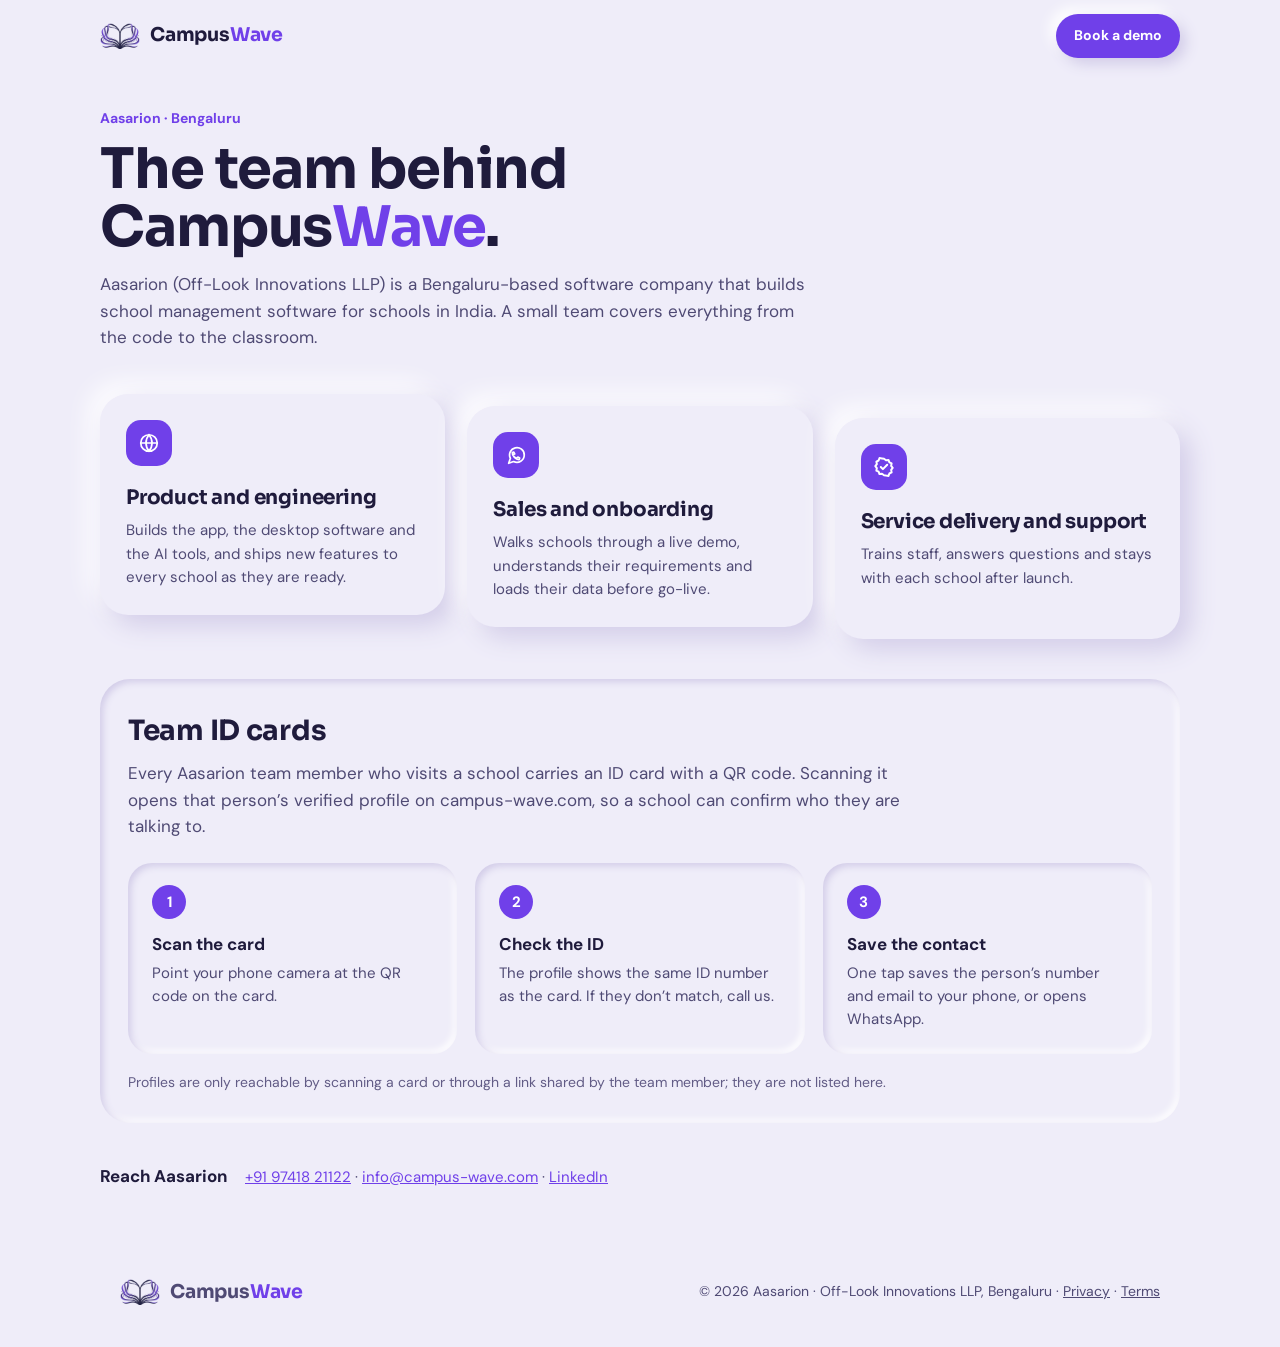
<file: team/index.html>
<!doctype html>
<html lang="en">
<head>
<meta charset="utf-8">
<meta name="viewport" content="width=device-width, initial-scale=1, viewport-fit=cover">
<meta name="theme-color" content="#EFEDF9">
<title>The team behind CampusWave · Aasarion</title>
<meta name="description" content="Aasarion is the Bengaluru team that builds, sells and supports CampusWave. How our team ID cards work and how to verify one.">
<meta name="robots" content="noindex, follow">
<link rel="canonical" href="https://campus-wave.com/team/">
<meta property="og:type" content="profile">
<meta property="og:title" content="The team behind CampusWave · Aasarion">
<meta property="og:description" content="Aasarion is the Bengaluru team that builds, sells and supports CampusWave. How our team ID cards work and how to verify one.">
<meta property="og:image" content="https://campus-wave.com/img/og-cover.jpg">
<meta property="og:url" content="https://campus-wave.com/team/">
<link rel="icon" type="image/png" sizes="32x32" href="/img/favicon-32.png">
<link rel="apple-touch-icon" href="/img/apple-touch-icon.png">
<link rel="stylesheet" href="/team/team.css">
</head>
<body>

<header class="nav"><div class="wrap">
<a class="brand" href="/"><img src="/img/logo-mark.webp" alt=""><span>Campus<span>Wave</span></span></a>
<a class="btn" href="/#demo">Book a demo</a>
</div></header>
<main class="wrap team">
<section class="hero">
<p class="eyebrow">Aasarion · Bengaluru</p>
<h1>The team behind <span class="cw">Campus<span>Wave</span></span>.</h1>
<p class="lead">Aasarion (Off-Look Innovations LLP) is a Bengaluru-based software company that builds school management software for schools in India. A small team covers everything from the code to the classroom.</p>
</section>
<section class="pillars">
<div class="pillar" style="--i:0"><span class="pi"><svg viewBox="0 0 24 24" fill="none" stroke="currentColor" stroke-width="1.9" stroke-linecap="round" stroke-linejoin="round" aria-hidden="true"><circle cx="12" cy="12" r="9"/><path d="M3 12h18M12 3a14 14 0 0 1 0 18M12 3a14 14 0 0 0 0 18"/></svg></span><b>Product and engineering</b><span>Builds the app, the desktop software and the AI tools, and ships new features to every school as they are ready.</span></div>
<div class="pillar" style="--i:1"><span class="pi"><svg viewBox="0 0 24 24" fill="none" stroke="currentColor" stroke-width="1.9" stroke-linecap="round" stroke-linejoin="round" aria-hidden="true"><path d="M21 12a8 8 0 0 1-11.6 7.1L4 21l1.9-5.4A8 8 0 1 1 21 12z"/><path d="M8.5 11.5c.5 1.6 2.4 3.5 4 4l1.5-1.2 2 1-.5 1.6c-3.5.4-7.9-4-7.5-7.5l1.6-.5 1 2z"/></svg></span><b>Sales and onboarding</b><span>Walks schools through a live demo, understands their requirements and loads their data before go-live.</span></div>
<div class="pillar" style="--i:2"><span class="pi"><svg viewBox="0 0 24 24" fill="none" stroke="currentColor" stroke-width="2.2" stroke-linecap="round" stroke-linejoin="round" aria-hidden="true"><path d="M12 3l2.2 1.6 2.7-.3 1 2.6 2.4 1.2-.5 2.7 1.7 2.2-1.7 2.2.5 2.7-2.4 1.2-1 2.6-2.7-.3L12 21l-2.2-1.6-2.7.3-1-2.6-2.4-1.2.5-2.7L2.5 11l1.7-2.2-.5-2.7 2.4-1.2 1-2.6 2.7.3z"/><path d="M8.5 12l2.3 2.3L15.5 9.5"/></svg></span><b>Service delivery and support</b><span>Trains staff, answers questions and stays with each school after launch.</span></div>
</section>
<section class="verify">
<div class="verify-head"><h2>Team ID cards</h2><p>Every Aasarion team member who visits a school carries an ID card with a QR code. Scanning it opens that person’s verified profile on campus-wave.com, so a school can confirm who they are talking to.</p></div>
<div class="how">
<div class="step"><span class="n">1</span><b>Scan the card</b><span>Point your phone camera at the QR code on the card.</span></div>
<div class="step"><span class="n">2</span><b>Check the ID</b><span>The profile shows the same ID number as the card. If they don’t match, call us.</span></div>
<div class="step"><span class="n">3</span><b>Save the contact</b><span>One tap saves the person’s number and email to your phone, or opens WhatsApp.</span></div>
</div>
<p class="note">Profiles are only reachable by scanning a card or through a link shared by the team member; they are not listed here.</p>
</section>
<section class="contact">
<b>Reach Aasarion</b>
<span><a href="tel:+919741821122">+91 97418 21122</a> · <a href="mailto:info@campus-wave.com">info@campus-wave.com</a> · <a href="https://in.linkedin.com/company/off-look-innovations" rel="noopener" target="_blank">LinkedIn</a></span>
</section>
</main>
<footer class="foot">
<a class="brand" href="/"><img src="/img/logo-mark.webp" alt=""><span>Campus<span>Wave</span></span></a>
<span>© 2026 Aasarion · Off-Look Innovations LLP, Bengaluru · <a href="/privacy.html">Privacy</a> · <a href="/terms.html">Terms</a></span>
</footer>
</body>
</html>
</file>
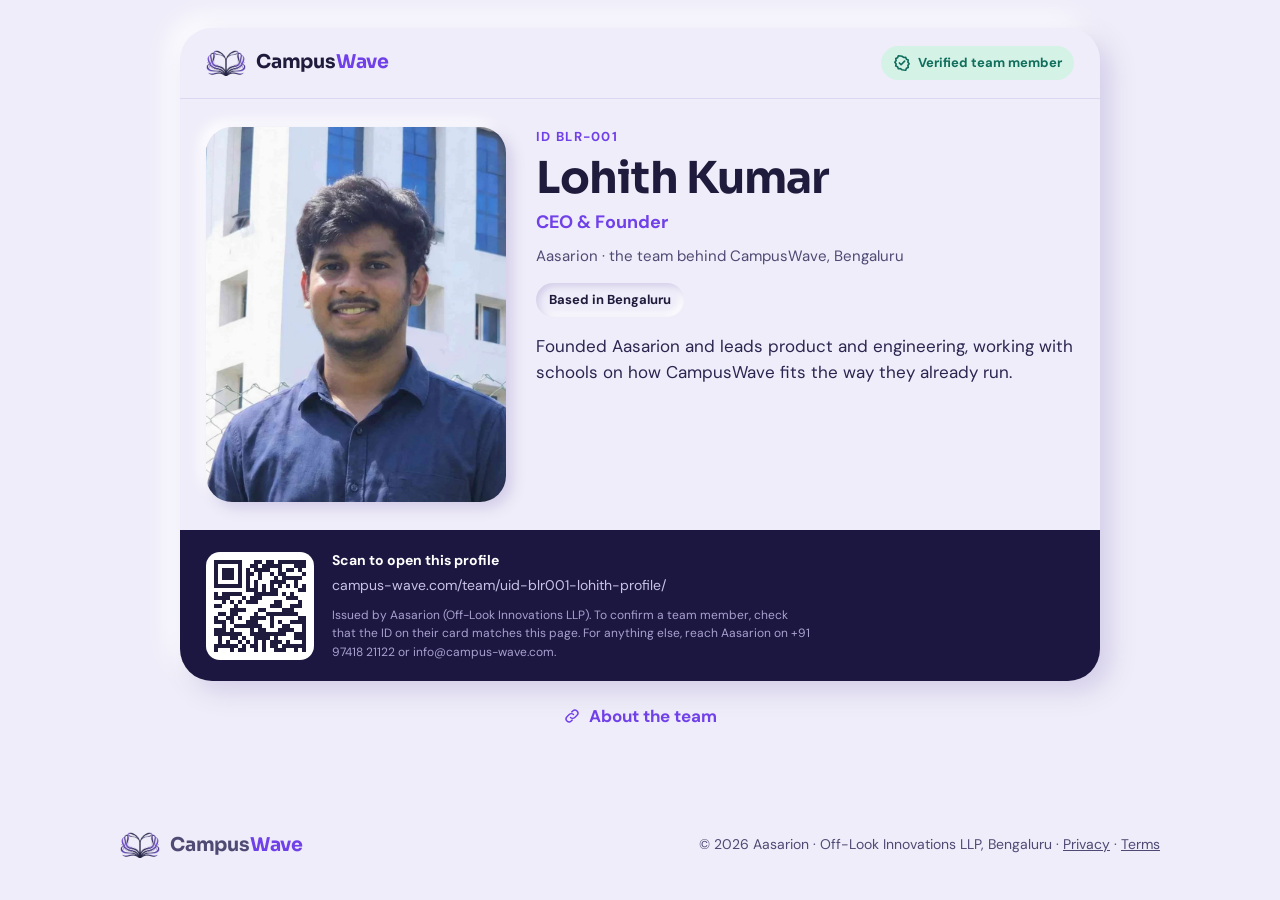
<file: team/uid-blr001-lohith-profile/index.html>
<!doctype html>
<html lang="en">
<head>
<meta charset="utf-8">
<meta name="viewport" content="width=device-width, initial-scale=1, viewport-fit=cover">
<meta name="theme-color" content="#EFEDF9">
<title>Lohith Kumar · CEO & Founder · CampusWave</title>
<meta name="description" content="Lohith Kumar, CEO & Founder at Aasarion, the team behind CampusWave. Verified team profile BLR-001.">
<meta name="robots" content="noindex, nofollow">
<link rel="canonical" href="https://campus-wave.com/team/uid-blr001-lohith-profile/">
<meta property="og:type" content="profile">
<meta property="og:title" content="Lohith Kumar · CEO & Founder · CampusWave">
<meta property="og:description" content="Lohith Kumar, CEO & Founder at Aasarion, the team behind CampusWave. Verified team profile BLR-001.">
<meta property="og:image" content="https://campus-wave.com/team/img/lohith.webp">
<meta property="og:url" content="https://campus-wave.com/team/uid-blr001-lohith-profile/">
<link rel="icon" type="image/png" sizes="32x32" href="/img/favicon-32.png">
<link rel="apple-touch-icon" href="/img/apple-touch-icon.png">
<link rel="stylesheet" href="/team/team.css">
</head>
<body>

<main class="card-page">
<article class="idcard">
<div class="idcard-top">
<a class="brand" href="/"><img src="/img/logo-mark.webp" alt=""><span>Campus<span>Wave</span></span></a>
<span class="verified"><svg viewBox="0 0 24 24" fill="none" stroke="currentColor" stroke-width="2.2" stroke-linecap="round" stroke-linejoin="round" aria-hidden="true"><path d="M12 3l2.2 1.6 2.7-.3 1 2.6 2.4 1.2-.5 2.7 1.7 2.2-1.7 2.2.5 2.7-2.4 1.2-1 2.6-2.7-.3L12 21l-2.2-1.6-2.7.3-1-2.6-2.4-1.2.5-2.7L2.5 11l1.7-2.2-.5-2.7 2.4-1.2 1-2.6 2.7.3z"/><path d="M8.5 12l2.3 2.3L15.5 9.5"/></svg>Verified team member</span>
</div>
<div class="idcard-body">
<div class="photo"><img src="/team/img/lohith.webp" alt="Lohith Kumar" width="800" height="1000"></div>
<div class="who">
<span class="uid">ID BLR-001</span>
<h1>Lohith Kumar</h1>
<p class="role">CEO & Founder</p>
<p class="org">Aasarion · the team behind CampusWave, Bengaluru</p>
<div class="chips"><span class="chip">Based in Bengaluru</span></div>
<p class="line">Founded Aasarion and leads product and engineering, working with schools on how CampusWave fits the way they already run.</p>


</div>
</div>
<div class="idcard-foot">
<div class="qr"><svg width="92" height="92" role="img" aria-label="QR code for this profile" xmlns="http://www.w3.org/2000/svg" width="132" height="132"><path transform="scale(4)" stroke="#1f1b3c" d="M0 0.5h7m3 0h2m1 0h2m1 0h8m2 0h7m-33 1h1m5 0h1m2 0h2m1 0h5m3 0h3m3 0h1m5 0h1m-33 1h1m1 0h3m1 0h1m1 0h1m1 0h4m2 0h1m1 0h2m1 0h1m4 0h1m1 0h3m1 0h1m-33 1h1m1 0h3m1 0h1m1 0h2m1 0h1m2 0h1m1 0h2m4 0h1m3 0h1m1 0h3m1 0h1m-33 1h1m1 0h3m1 0h1m1 0h1m2 0h1m3 0h1m1 0h5m1 0h1m2 0h1m1 0h3m1 0h1m-33 1h1m5 0h1m1 0h1m1 0h1m3 0h4m2 0h1m5 0h1m5 0h1m-33 1h7m1 0h1m1 0h1m1 0h1m1 0h1m1 0h1m1 0h1m1 0h1m1 0h1m1 0h1m1 0h7m-25 1h3m1 0h1m1 0h2m5 0h2m1 0h1m-25 1h1m1 0h5m3 0h6m1 0h1m1 0h1m3 0h1m2 0h5m-31 1h4m3 0h1m1 0h3m6 0h3m2 0h1m2 0h2m1 0h2m1 0h1m-31 1h1m1 0h1m1 0h1m1 0h3m4 0h2m4 0h1m2 0h1m3 0h1m1 0h2m-32 1h2m3 0h1m8 0h3m2 0h3m2 0h2m2 0h4m-28 1h4m3 0h2m4 0h3m4 0h1m3 0h2m1 0h2m-32 1h2m1 0h2m4 0h1m2 0h8m2 0h1m2 0h2m2 0h3m-33 1h1m2 0h2m1 0h1m2 0h4m1 0h1m6 0h2m1 0h4m3 0h1m-32 1h3m1 0h1m3 0h3m3 0h1m1 0h1m2 0h4m1 0h4m1 0h2m-29 1h1m2 0h7m2 0h1m2 0h2m3 0h2m1 0h1m1 0h2m3 0h1m-33 1h3m1 0h1m4 0h1m1 0h2m3 0h4m2 0h2m2 0h2m1 0h2m1 0h1m-33 1h7m2 0h9m2 0h3m2 0h4m1 0h1m-30 1h1m2 0h2m1 0h1m2 0h4m1 0h1m4 0h3m2 0h1m1 0h4m-30 1h1m1 0h1m2 0h1m1 0h1m1 0h1m1 0h1m1 0h3m1 0h1m3 0h4m2 0h2m1 0h1m-32 1h6m1 0h1m1 0h2m1 0h1m1 0h2m1 0h7m2 0h2m1 0h1m2 0h1m-33 1h1m3 0h1m1 0h2m2 0h1m1 0h1m2 0h3m2 0h1m1 0h1m4 0h1m2 0h2m-32 1h1m1 0h1m2 0h1m1 0h1m2 0h1m1 0h2m1 0h1m3 0h5m1 0h3m1 0h4m-33 1h1m1 0h5m5 0h2m1 0h1m1 0h1m1 0h1m2 0h8m1 0h1m-24 1h6m2 0h1m2 0h3m2 0h1m3 0h1m1 0h1m1 0h1m-33 1h7m2 0h2m2 0h1m1 0h2m1 0h1m2 0h1m1 0h2m1 0h1m1 0h1m1 0h2m-32 1h1m5 0h1m1 0h1m2 0h1m1 0h4m1 0h4m1 0h2m3 0h4m-32 1h1m1 0h3m1 0h1m1 0h1m1 0h2m3 0h1m2 0h1m3 0h1m1 0h6m2 0h1m-33 1h1m1 0h3m1 0h1m1 0h2m2 0h1m1 0h3m1 0h8m2 0h1m1 0h3m-33 1h1m1 0h3m1 0h1m1 0h1m1 0h2m1 0h1m7 0h1m2 0h1m1 0h2m-28 1h1m5 0h1m3 0h1m2 0h2m1 0h1m1 0h2m1 0h2m2 0h2m1 0h1m1 0h1m-31 1h7m1 0h4m2 0h1m2 0h1m2 0h1m1 0h3m2 0h1m1 0h1m1 0h1"/></svg>
</div>
<div class="foot-text">
<b>Scan to open this profile</b>
<span>campus-wave.com/team/uid-blr001-lohith-profile/</span>
<span class="note">Issued by Aasarion (Off-Look Innovations LLP). To confirm a team member, check that the ID on their card matches this page. For anything else, reach Aasarion on +91 97418 21122 or info@campus-wave.com.</span>
</div>
</div>
</article>
<p class="more"><a href="/team/"><svg viewBox="0 0 24 24" fill="none" stroke="currentColor" stroke-width="1.9" stroke-linecap="round" stroke-linejoin="round" aria-hidden="true"><path d="M10 14a4 4 0 0 0 5.7 0l3-3a4 4 0 0 0-5.7-5.7l-1.2 1.2"/><path d="M14 10a4 4 0 0 0-5.7 0l-3 3a4 4 0 0 0 5.7 5.7l1.2-1.2"/></svg>About the team</a></p>
</main>
<footer class="foot">
<a class="brand" href="/"><img src="/img/logo-mark.webp" alt=""><span>Campus<span>Wave</span></span></a>
<span>© 2026 Aasarion · Off-Look Innovations LLP, Bengaluru · <a href="/privacy.html">Privacy</a> · <a href="/terms.html">Terms</a></span>
</footer>
</body>
</html>
</file>
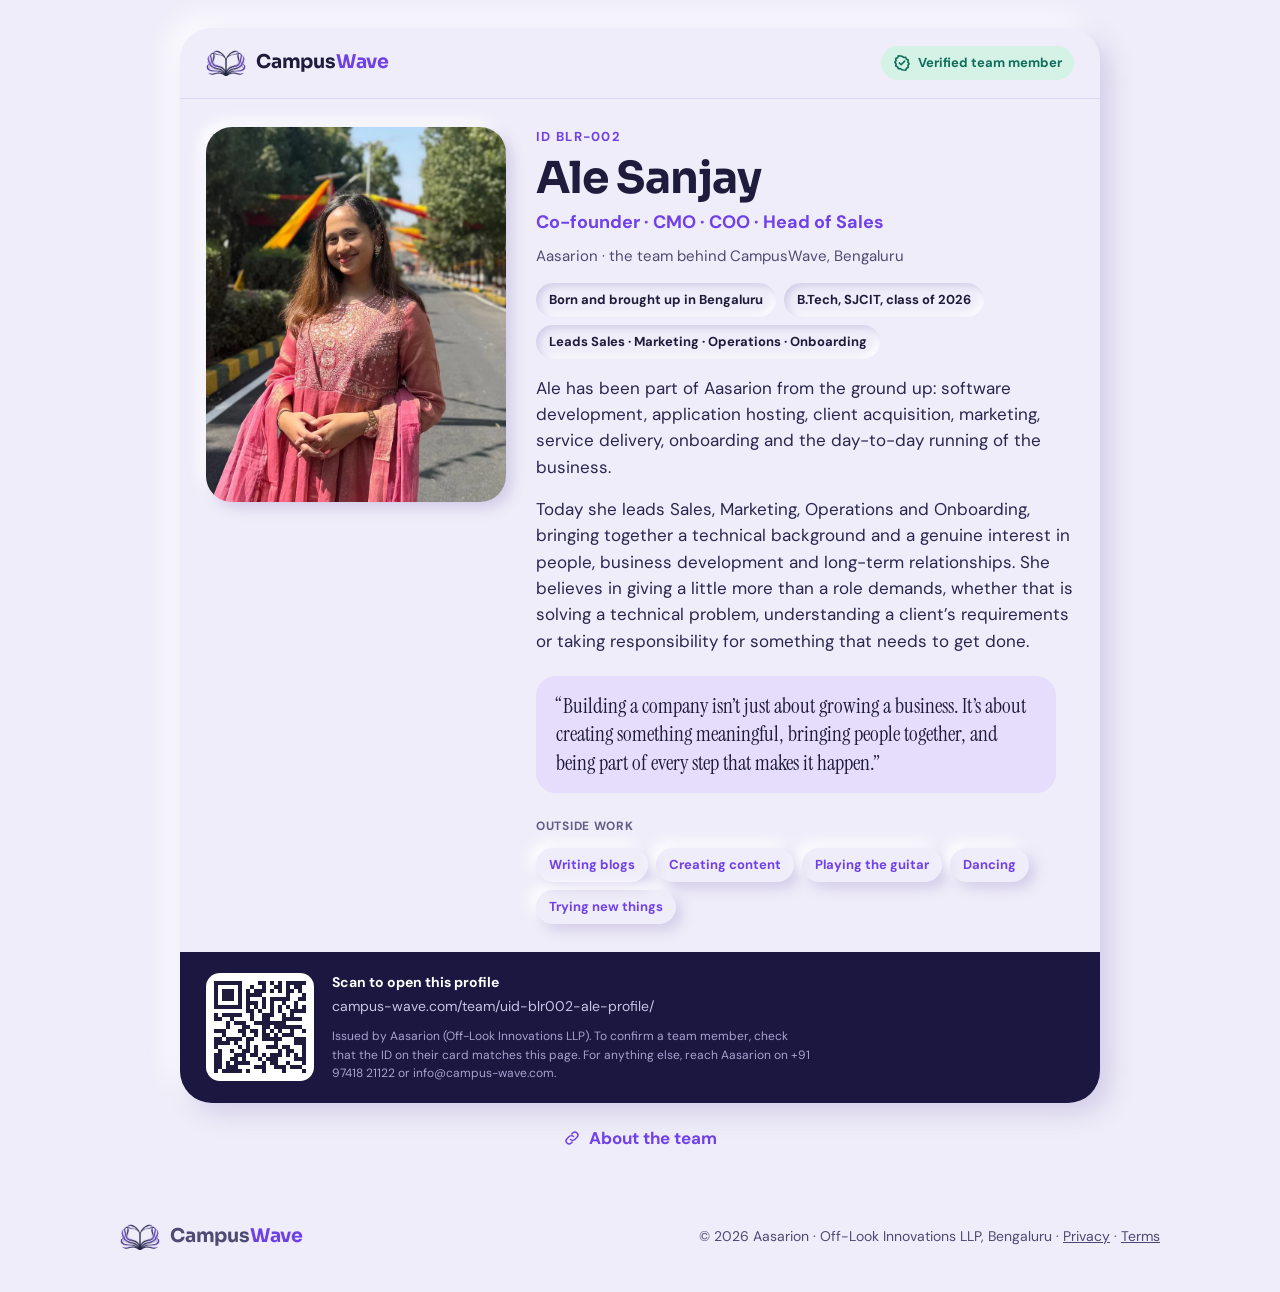
<file: team/uid-blr002-ale-profile/index.html>
<!doctype html>
<html lang="en">
<head>
<meta charset="utf-8">
<meta name="viewport" content="width=device-width, initial-scale=1, viewport-fit=cover">
<meta name="theme-color" content="#EFEDF9">
<title>Ale Sanjay · Co-founder · CampusWave</title>
<meta name="description" content="Ale Sanjay, Co-founder · CMO · COO · Head of Sales at Aasarion, the team behind CampusWave. Verified team profile BLR-002.">
<meta name="robots" content="noindex, nofollow">
<link rel="canonical" href="https://campus-wave.com/team/uid-blr002-ale-profile/">
<meta property="og:type" content="profile">
<meta property="og:title" content="Ale Sanjay · Co-founder · CampusWave">
<meta property="og:description" content="Ale Sanjay, Co-founder · CMO · COO · Head of Sales at Aasarion, the team behind CampusWave. Verified team profile BLR-002.">
<meta property="og:image" content="https://campus-wave.com/team/img/ale.webp">
<meta property="og:url" content="https://campus-wave.com/team/uid-blr002-ale-profile/">
<link rel="icon" type="image/png" sizes="32x32" href="/img/favicon-32.png">
<link rel="apple-touch-icon" href="/img/apple-touch-icon.png">
<link rel="stylesheet" href="/team/team.css">
</head>
<body>

<main class="card-page">
<article class="idcard">
<div class="idcard-top">
<a class="brand" href="/"><img src="/img/logo-mark.webp" alt=""><span>Campus<span>Wave</span></span></a>
<span class="verified"><svg viewBox="0 0 24 24" fill="none" stroke="currentColor" stroke-width="2.2" stroke-linecap="round" stroke-linejoin="round" aria-hidden="true"><path d="M12 3l2.2 1.6 2.7-.3 1 2.6 2.4 1.2-.5 2.7 1.7 2.2-1.7 2.2.5 2.7-2.4 1.2-1 2.6-2.7-.3L12 21l-2.2-1.6-2.7.3-1-2.6-2.4-1.2.5-2.7L2.5 11l1.7-2.2-.5-2.7 2.4-1.2 1-2.6 2.7.3z"/><path d="M8.5 12l2.3 2.3L15.5 9.5"/></svg>Verified team member</span>
</div>
<div class="idcard-body">
<div class="photo"><img src="/team/img/ale.webp" alt="Ale Sanjay" width="800" height="1000"></div>
<div class="who">
<span class="uid">ID BLR-002</span>
<h1>Ale Sanjay</h1>
<p class="role">Co-founder · CMO · COO · Head of Sales</p>
<p class="org">Aasarion · the team behind CampusWave, Bengaluru</p>
<div class="chips"><span class="chip">Born and brought up in Bengaluru</span><span class="chip">B.Tech, SJCIT, class of 2026</span><span class="chip">Leads Sales · Marketing · Operations · Onboarding</span></div>
<p class="line">Ale has been part of Aasarion from the ground up: software development, application hosting, client acquisition, marketing, service delivery, onboarding and the day-to-day running of the business.</p><p class="line">Today she leads Sales, Marketing, Operations and Onboarding, bringing together a technical background and a genuine interest in people, business development and long-term relationships. She believes in giving a little more than a role demands, whether that is solving a technical problem, understanding a client’s requirements or taking responsibility for something that needs to get done.</p>
<blockquote class="say">“Building a company isn’t just about growing a business. It’s about creating something meaningful, bringing people together, and being part of every step that makes it happen.”</blockquote>
<div class="likes"><span class="lbl">Outside work</span><div class="chips"><span class="chip soft">Writing blogs</span><span class="chip soft">Creating content</span><span class="chip soft">Playing the guitar</span><span class="chip soft">Dancing</span><span class="chip soft">Trying new things</span></div></div>
</div>
</div>
<div class="idcard-foot">
<div class="qr"><svg width="92" height="92" role="img" aria-label="QR code for this profile" xmlns="http://www.w3.org/2000/svg" width="132" height="132"><path transform="scale(4)" stroke="#1f1b3c" d="M0 0.5h7m4 0h2m1 0h1m1 0h1m1 0h6m2 0h7m-33 1h1m5 0h1m2 0h1m2 0h1m2 0h2m1 0h1m1 0h2m4 0h1m5 0h1m-33 1h1m1 0h3m1 0h1m1 0h1m1 0h3m1 0h1m1 0h1m1 0h2m1 0h1m4 0h1m1 0h3m1 0h1m-33 1h1m1 0h3m1 0h1m1 0h4m6 0h1m3 0h1m3 0h1m1 0h3m1 0h1m-33 1h1m1 0h3m1 0h1m1 0h1m3 0h1m1 0h5m2 0h3m2 0h1m1 0h3m1 0h1m-33 1h1m5 0h1m1 0h3m1 0h1m1 0h1m2 0h1m2 0h1m5 0h1m5 0h1m-33 1h7m1 0h1m1 0h1m1 0h1m1 0h1m1 0h1m1 0h1m1 0h1m1 0h1m1 0h1m1 0h7m-25 1h2m1 0h1m2 0h1m1 0h1m2 0h4m-23 1h1m1 0h5m2 0h1m2 0h3m2 0h1m1 0h1m3 0h1m2 0h5m-31 1h2m2 0h1m4 0h1m2 0h2m3 0h5m1 0h1m2 0h2m1 0h2m1 0h1m-30 1h1m1 0h3m2 0h8m6 0h1m3 0h1m1 0h2m-29 1h1m3 0h2m3 0h2m1 0h7m2 0h1m1 0h1m1 0h4m-32 1h3m3 0h2m1 0h2m1 0h1m1 0h1m1 0h1m2 0h1m2 0h1m1 0h1m3 0h2m1 0h2m-31 1h1m4 0h1m2 0h1m1 0h2m1 0h1m1 0h3m3 0h2m1 0h2m2 0h3m-33 1h2m1 0h4m1 0h2m2 0h5m3 0h3m2 0h3m3 0h1m-32 1h4m1 0h1m2 0h1m6 0h1m4 0h3m2 0h3m1 0h2m-31 1h1m5 0h1m1 0h1m1 0h1m2 0h3m1 0h2m3 0h1m2 0h1m1 0h2m3 0h1m-32 1h1m2 0h1m2 0h2m1 0h1m5 0h1m1 0h2m2 0h2m2 0h2m1 0h2m1 0h1m-33 1h2m3 0h3m1 0h2m1 0h1m1 0h3m1 0h1m1 0h1m1 0h1m2 0h4m1 0h1m-31 1h2m2 0h2m1 0h1m3 0h1m1 0h3m4 0h3m2 0h1m1 0h4m-31 1h2m1 0h1m1 0h4m3 0h1m1 0h2m2 0h1m3 0h4m2 0h2m1 0h1m-32 1h2m1 0h3m4 0h3m2 0h3m1 0h3m1 0h1m2 0h2m1 0h1m2 0h1m-33 1h1m1 0h5m1 0h1m3 0h1m4 0h1m4 0h1m1 0h1m2 0h1m2 0h2m-32 1h1m2 0h1m1 0h1m1 0h1m2 0h2m2 0h1m1 0h1m3 0h3m2 0h3m1 0h2m-31 1h1m2 0h4m3 0h1m1 0h1m4 0h1m1 0h1m2 0h8m1 0h1m-24 1h1m3 0h1m1 0h1m1 0h2m1 0h3m2 0h1m3 0h1m1 0h1m1 0h1m-33 1h7m4 0h2m1 0h4m4 0h3m1 0h1m1 0h1m1 0h2m-32 1h1m5 0h1m1 0h1m5 0h8m1 0h2m3 0h4m-32 1h1m1 0h3m1 0h1m1 0h1m3 0h5m5 0h1m1 0h6m2 0h1m-33 1h1m1 0h3m1 0h1m1 0h4m3 0h1m2 0h4m1 0h3m2 0h1m1 0h3m-33 1h1m1 0h3m1 0h1m1 0h1m1 0h2m2 0h3m3 0h2m2 0h1m1 0h2m-28 1h1m5 0h1m4 0h5m2 0h1m2 0h2m5 0h1m1 0h1m-31 1h7m1 0h1m2 0h3m1 0h1m1 0h1m1 0h2m1 0h4m1 0h1m1 0h1m1 0h1"/></svg>
</div>
<div class="foot-text">
<b>Scan to open this profile</b>
<span>campus-wave.com/team/uid-blr002-ale-profile/</span>
<span class="note">Issued by Aasarion (Off-Look Innovations LLP). To confirm a team member, check that the ID on their card matches this page. For anything else, reach Aasarion on +91 97418 21122 or info@campus-wave.com.</span>
</div>
</div>
</article>
<p class="more"><a href="/team/"><svg viewBox="0 0 24 24" fill="none" stroke="currentColor" stroke-width="1.9" stroke-linecap="round" stroke-linejoin="round" aria-hidden="true"><path d="M10 14a4 4 0 0 0 5.7 0l3-3a4 4 0 0 0-5.7-5.7l-1.2 1.2"/><path d="M14 10a4 4 0 0 0-5.7 0l-3 3a4 4 0 0 0 5.7 5.7l1.2-1.2"/></svg>About the team</a></p>
</main>
<footer class="foot">
<a class="brand" href="/"><img src="/img/logo-mark.webp" alt=""><span>Campus<span>Wave</span></span></a>
<span>© 2026 Aasarion · Off-Look Innovations LLP, Bengaluru · <a href="/privacy.html">Privacy</a> · <a href="/terms.html">Terms</a></span>
</footer>
</body>
</html>
</file>
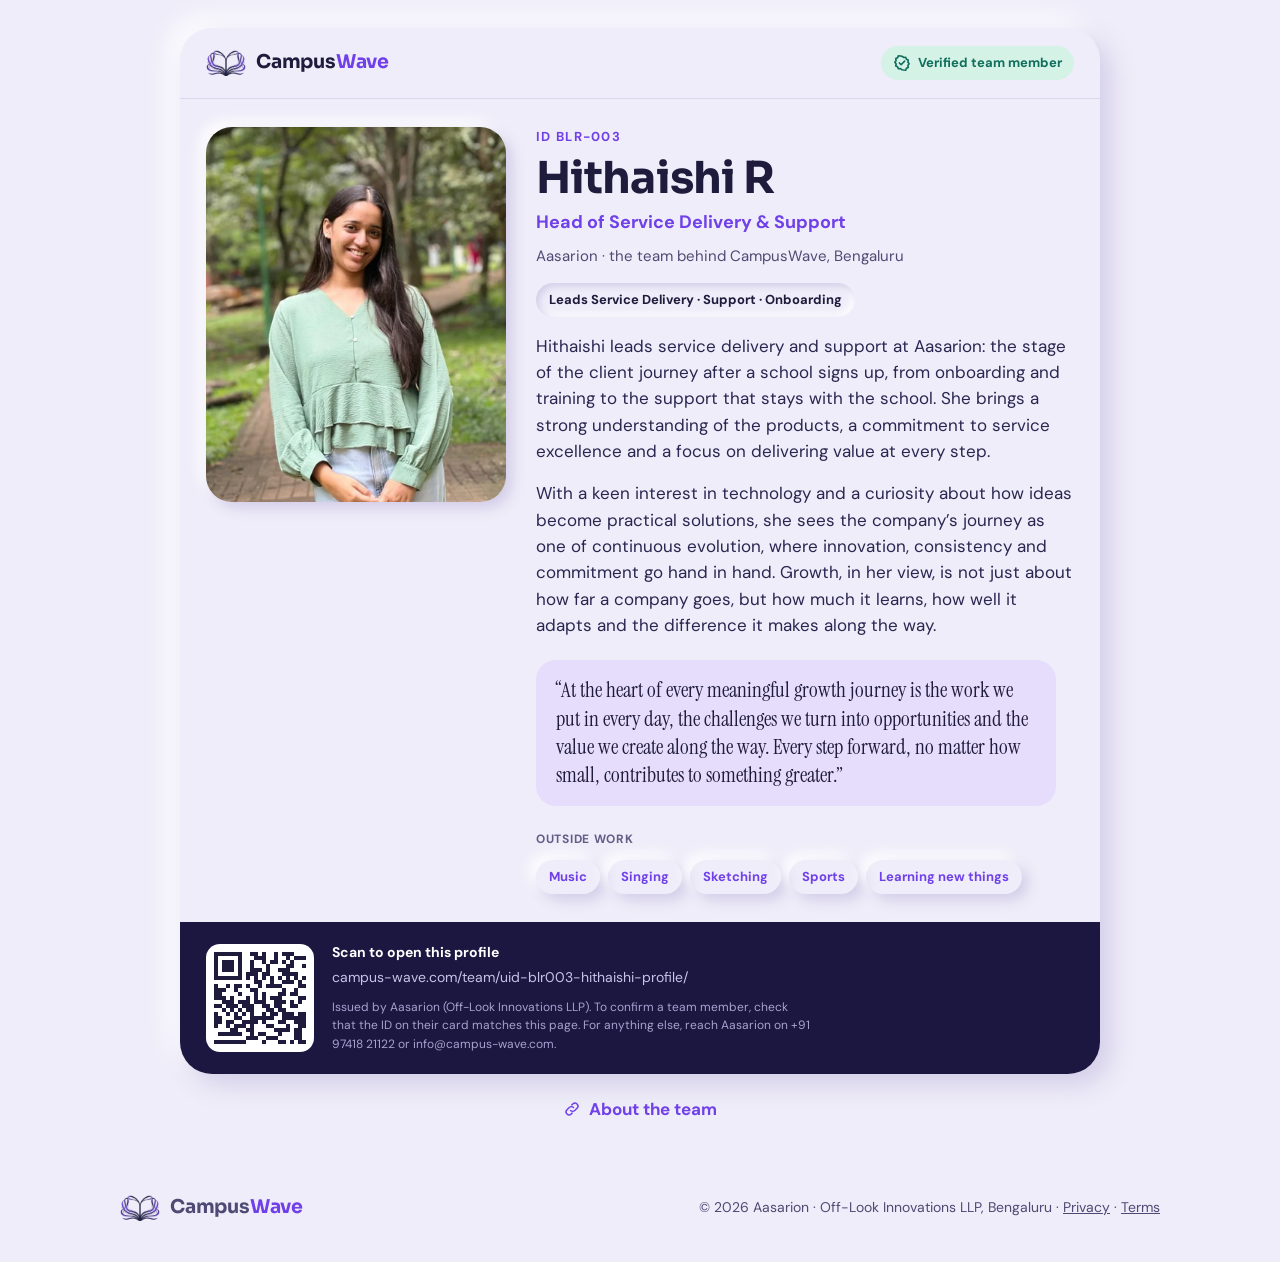
<file: team/uid-blr003-hithaishi-profile/index.html>
<!doctype html>
<html lang="en">
<head>
<meta charset="utf-8">
<meta name="viewport" content="width=device-width, initial-scale=1, viewport-fit=cover">
<meta name="theme-color" content="#EFEDF9">
<title>Hithaishi R · Head of Service Delivery & Support · CampusWave</title>
<meta name="description" content="Hithaishi R, Head of Service Delivery & Support at Aasarion, the team behind CampusWave. Verified team profile BLR-003.">
<meta name="robots" content="noindex, nofollow">
<link rel="canonical" href="https://campus-wave.com/team/uid-blr003-hithaishi-profile/">
<meta property="og:type" content="profile">
<meta property="og:title" content="Hithaishi R · Head of Service Delivery & Support · CampusWave">
<meta property="og:description" content="Hithaishi R, Head of Service Delivery & Support at Aasarion, the team behind CampusWave. Verified team profile BLR-003.">
<meta property="og:image" content="https://campus-wave.com/team/img/hithaishi.webp">
<meta property="og:url" content="https://campus-wave.com/team/uid-blr003-hithaishi-profile/">
<link rel="icon" type="image/png" sizes="32x32" href="/img/favicon-32.png">
<link rel="apple-touch-icon" href="/img/apple-touch-icon.png">
<link rel="stylesheet" href="/team/team.css">
</head>
<body>

<main class="card-page">
<article class="idcard">
<div class="idcard-top">
<a class="brand" href="/"><img src="/img/logo-mark.webp" alt=""><span>Campus<span>Wave</span></span></a>
<span class="verified"><svg viewBox="0 0 24 24" fill="none" stroke="currentColor" stroke-width="2.2" stroke-linecap="round" stroke-linejoin="round" aria-hidden="true"><path d="M12 3l2.2 1.6 2.7-.3 1 2.6 2.4 1.2-.5 2.7 1.7 2.2-1.7 2.2.5 2.7-2.4 1.2-1 2.6-2.7-.3L12 21l-2.2-1.6-2.7.3-1-2.6-2.4-1.2.5-2.7L2.5 11l1.7-2.2-.5-2.7 2.4-1.2 1-2.6 2.7.3z"/><path d="M8.5 12l2.3 2.3L15.5 9.5"/></svg>Verified team member</span>
</div>
<div class="idcard-body">
<div class="photo"><img src="/team/img/hithaishi.webp" alt="Hithaishi R" width="800" height="1000"></div>
<div class="who">
<span class="uid">ID BLR-003</span>
<h1>Hithaishi R</h1>
<p class="role">Head of Service Delivery & Support</p>
<p class="org">Aasarion · the team behind CampusWave, Bengaluru</p>
<div class="chips"><span class="chip">Leads Service Delivery · Support · Onboarding</span></div>
<p class="line">Hithaishi leads service delivery and support at Aasarion: the stage of the client journey after a school signs up, from onboarding and training to the support that stays with the school. She brings a strong understanding of the products, a commitment to service excellence and a focus on delivering value at every step.</p><p class="line">With a keen interest in technology and a curiosity about how ideas become practical solutions, she sees the company’s journey as one of continuous evolution, where innovation, consistency and commitment go hand in hand. Growth, in her view, is not just about how far a company goes, but how much it learns, how well it adapts and the difference it makes along the way.</p>
<blockquote class="say">“At the heart of every meaningful growth journey is the work we put in every day, the challenges we turn into opportunities and the value we create along the way. Every step forward, no matter how small, contributes to something greater.”</blockquote>
<div class="likes"><span class="lbl">Outside work</span><div class="chips"><span class="chip soft">Music</span><span class="chip soft">Singing</span><span class="chip soft">Sketching</span><span class="chip soft">Sports</span><span class="chip soft">Learning new things</span></div></div>
</div>
</div>
<div class="idcard-foot">
<div class="qr"><svg width="92" height="92" role="img" aria-label="QR code for this profile" xmlns="http://www.w3.org/2000/svg" width="132" height="132"><path transform="scale(4)" stroke="#1f1b3c" d="M0 0.5h7m2 0h2m1 0h1m2 0h1m1 0h3m3 0h1m2 0h7m-33 1h1m5 0h1m3 0h3m2 0h1m2 0h1m1 0h5m1 0h1m5 0h1m-33 1h1m1 0h3m1 0h1m2 0h1m2 0h1m1 0h2m1 0h1m1 0h1m3 0h1m2 0h1m1 0h3m1 0h1m-33 1h1m1 0h3m1 0h1m2 0h1m3 0h1m4 0h2m2 0h2m2 0h1m1 0h3m1 0h1m-33 1h1m1 0h3m1 0h1m2 0h3m1 0h1m2 0h3m4 0h1m2 0h1m1 0h3m1 0h1m-33 1h1m5 0h1m1 0h3m1 0h2m3 0h4m5 0h1m5 0h1m-33 1h7m1 0h1m1 0h1m1 0h1m1 0h1m1 0h1m1 0h1m1 0h1m1 0h1m1 0h1m1 0h7m-23 1h2m2 0h1m2 0h3m1 0h1m1 0h1m-24 1h1m2 0h1m1 0h2m1 0h1m2 0h1m1 0h4m4 0h2m2 0h1m1 0h1m-28 1h3m2 0h1m3 0h2m6 0h1m2 0h1m3 0h4m3 0h2m-33 1h2m4 0h1m3 0h1m1 0h1m3 0h2m1 0h2m3 0h5m1 0h1m1 0h1m-33 1h3m1 0h1m3 0h1m1 0h1m1 0h1m1 0h3m4 0h2m5 0h2m2 0h1m-31 1h3m1 0h3m1 0h3m2 0h3m1 0h1m1 0h1m2 0h1m1 0h2m1 0h1m1 0h1m-32 1h2m1 0h3m1 0h3m2 0h2m1 0h2m2 0h2m3 0h1m1 0h4m1 0h2m-31 1h1m1 0h1m1 0h1m1 0h2m3 0h2m1 0h2m5 0h4m1 0h2m1 0h1m-32 1h1m2 0h1m1 0h1m1 0h1m1 0h1m2 0h1m1 0h2m1 0h3m1 0h4m1 0h2m3 0h1m-32 1h2m3 0h2m2 0h6m2 0h6m3 0h1m1 0h1m2 0h1m-32 1h2m1 0h2m2 0h4m1 0h1m3 0h2m2 0h6m1 0h1m1 0h1m1 0h1m-32 1h1m2 0h1m1 0h3m1 0h1m3 0h2m3 0h1m2 0h2m2 0h1m4 0h1m1 0h1m-29 1h2m2 0h2m5 0h4m1 0h2m1 0h3m1 0h1m-27 1h6m2 0h1m1 0h2m3 0h1m3 0h2m3 0h1m1 0h1m3 0h1m-24 1h3m2 0h3m4 0h2m2 0h4m2 0h3m-33 1h8m4 0h1m3 0h2m1 0h1m1 0h2m2 0h2m3 0h1m1 0h1m-32 1h2m4 0h2m3 0h1m1 0h1m1 0h1m1 0h2m1 0h2m4 0h1m1 0h1m1 0h1m-32 1h1m1 0h1m1 0h1m1 0h2m1 0h2m2 0h1m1 0h3m1 0h3m1 0h7m-22 1h2m1 0h4m3 0h3m1 0h3m3 0h2m2 0h1m-33 1h7m7 0h1m2 0h1m4 0h1m1 0h1m1 0h1m1 0h4m-32 1h1m5 0h1m1 0h1m1 0h1m4 0h3m2 0h2m2 0h1m3 0h1m-29 1h1m1 0h3m1 0h1m2 0h1m1 0h3m3 0h1m1 0h4m1 0h6m1 0h1m-32 1h1m1 0h3m1 0h1m1 0h1m4 0h2m5 0h2m1 0h1m2 0h1m1 0h1m-29 1h1m1 0h3m1 0h1m5 0h2m8 0h1m1 0h1m3 0h1m3 0h1m-33 1h1m5 0h1m5 0h2m1 0h1m1 0h1m3 0h1m1 0h2m1 0h1m2 0h1m-30 1h7m1 0h1m3 0h2m2 0h1m2 0h3m2 0h1m3 0h1m2 0h1"/></svg>
</div>
<div class="foot-text">
<b>Scan to open this profile</b>
<span>campus-wave.com/team/uid-blr003-hithaishi-profile/</span>
<span class="note">Issued by Aasarion (Off-Look Innovations LLP). To confirm a team member, check that the ID on their card matches this page. For anything else, reach Aasarion on +91 97418 21122 or info@campus-wave.com.</span>
</div>
</div>
</article>
<p class="more"><a href="/team/"><svg viewBox="0 0 24 24" fill="none" stroke="currentColor" stroke-width="1.9" stroke-linecap="round" stroke-linejoin="round" aria-hidden="true"><path d="M10 14a4 4 0 0 0 5.7 0l3-3a4 4 0 0 0-5.7-5.7l-1.2 1.2"/><path d="M14 10a4 4 0 0 0-5.7 0l-3 3a4 4 0 0 0 5.7 5.7l1.2-1.2"/></svg>About the team</a></p>
</main>
<footer class="foot">
<a class="brand" href="/"><img src="/img/logo-mark.webp" alt=""><span>Campus<span>Wave</span></span></a>
<span>© 2026 Aasarion · Off-Look Innovations LLP, Bengaluru · <a href="/privacy.html">Privacy</a> · <a href="/terms.html">Terms</a></span>
</footer>
</body>
</html>
</file>
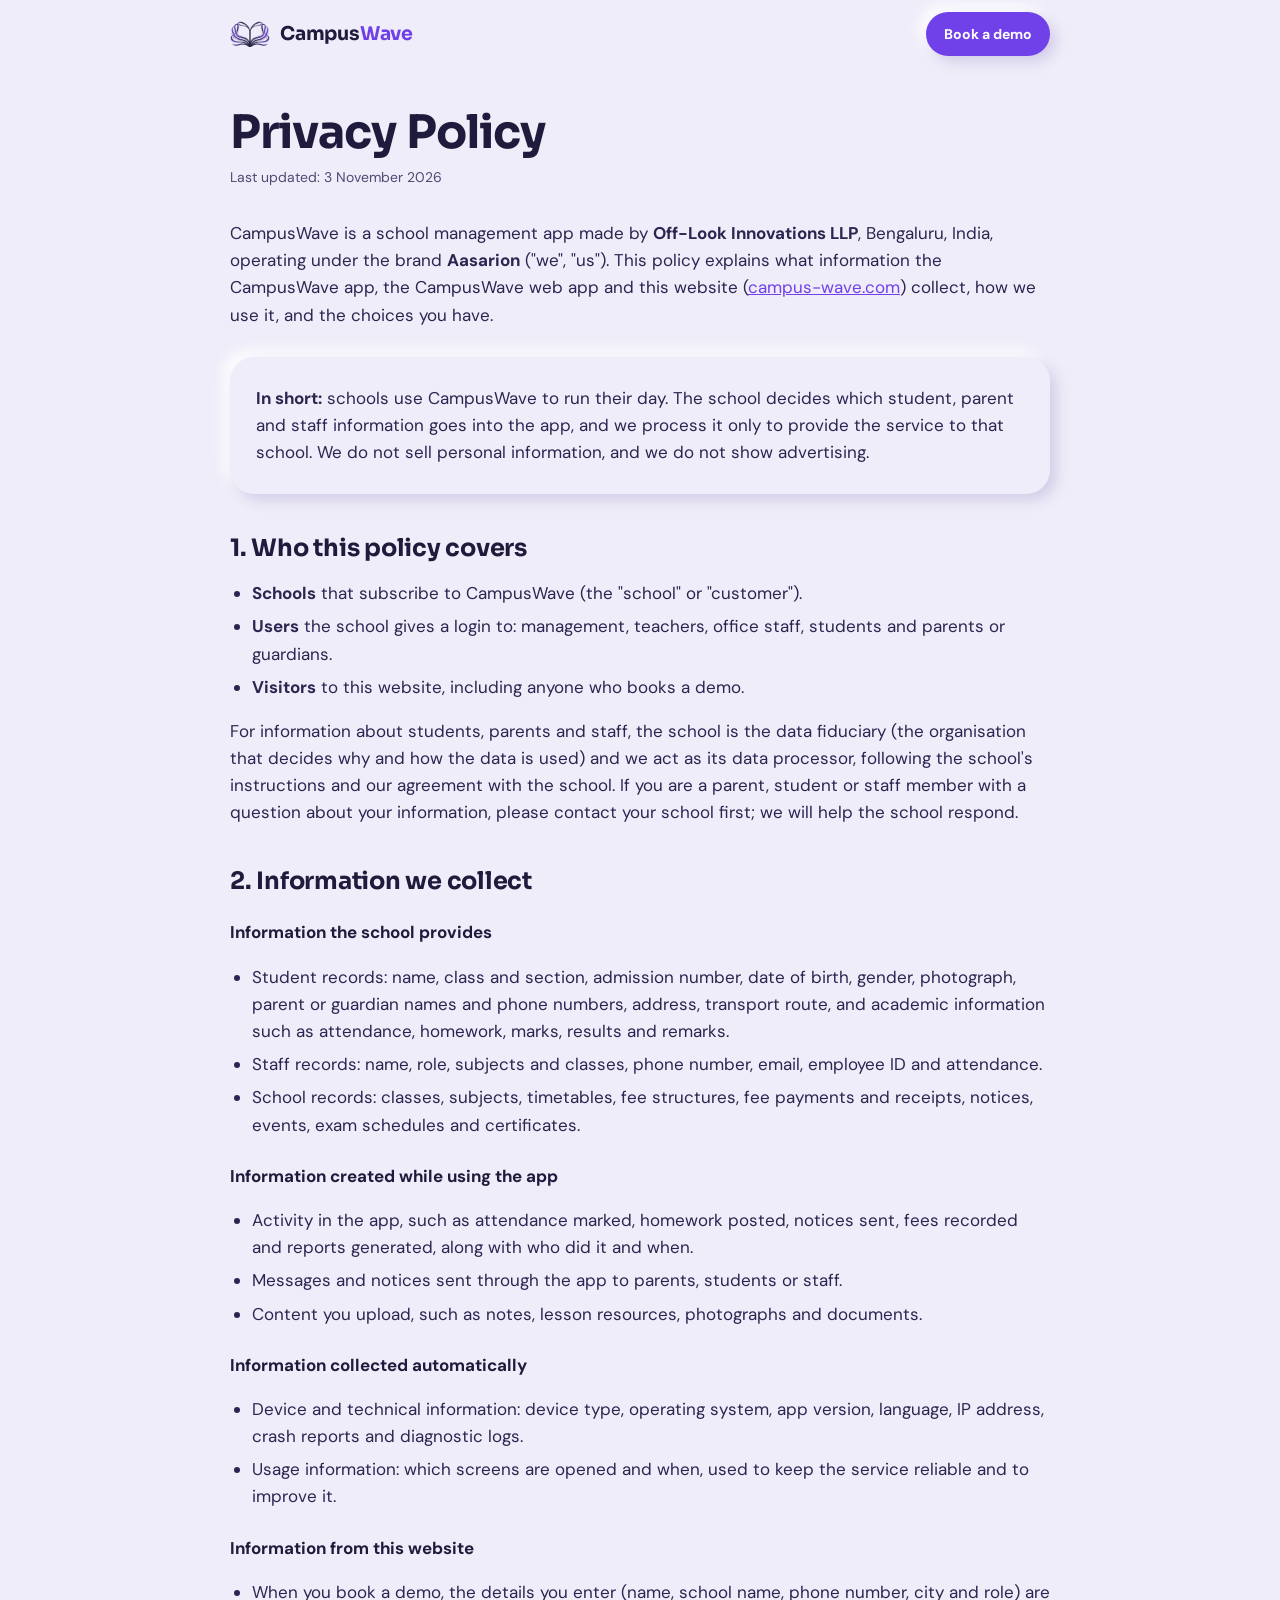
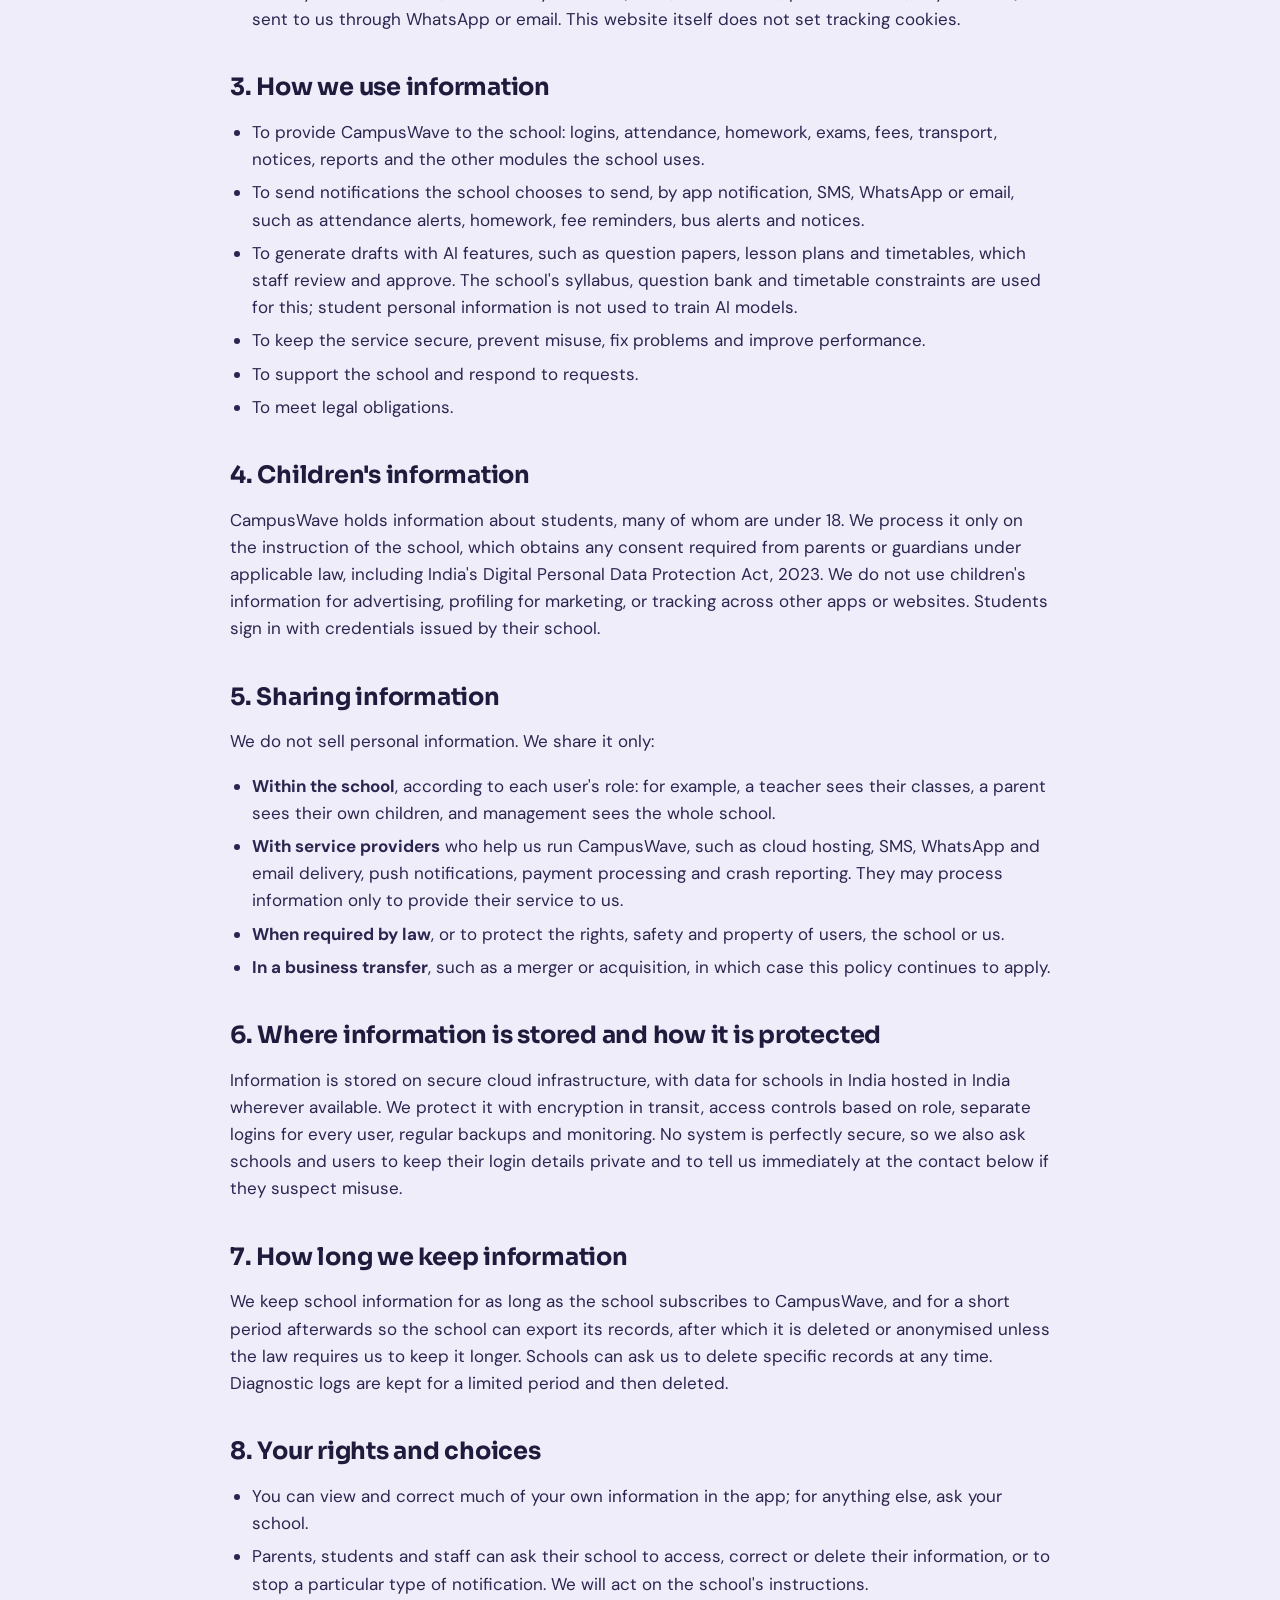
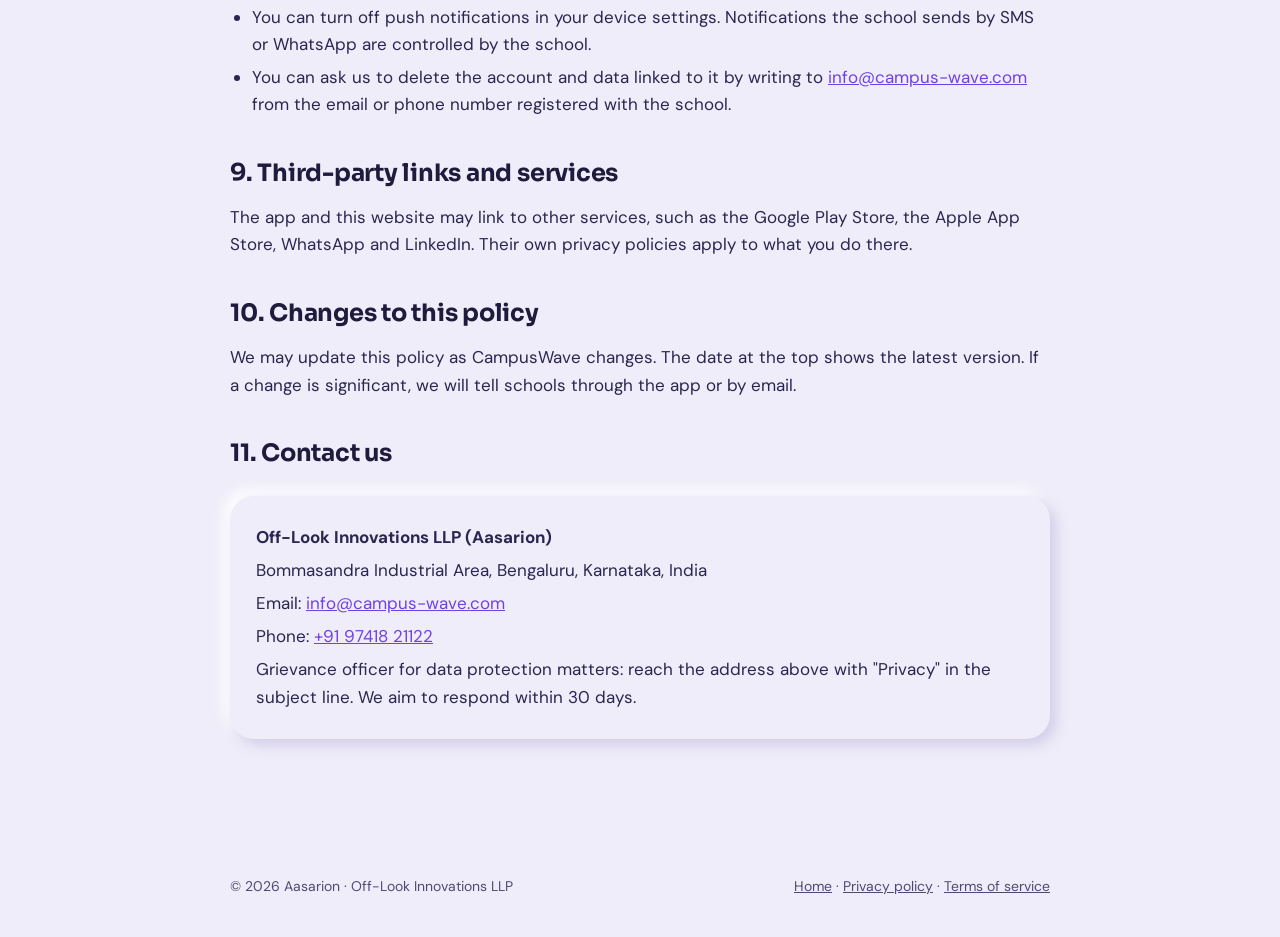
<file: privacy.html>
<!doctype html>
<html lang="en">
<head>
<meta charset="utf-8">
<meta name="viewport" content="width=device-width, initial-scale=1, viewport-fit=cover">
<meta name="theme-color" content="#EFEDF9">
<title>Privacy Policy · CampusWave</title>
<meta name="description" content="How CampusWave by Aasarion (Off-Look Innovations LLP) collects, uses, stores and protects school, student, parent and staff data.">
<link rel="canonical" href="https://campus-wave.com/privacy.html">
<link rel="icon" type="image/png" sizes="32x32" href="img/favicon-32.png">
<link rel="apple-touch-icon" href="img/apple-touch-icon.png">
<link rel="stylesheet" href="legal.css">
</head>
<body>
<header class="nav"><div class="wrap">
<a class="brand" href="/"><img src="img/logo-mark.webp" alt=""><span>Campus<span>Wave</span></span></a>
<a class="btn" href="/#demo">Book a demo</a>
</div></header>

<main class="wrap">
<h1>Privacy Policy</h1>
<p class="updated">Last updated: 3 November 2026</p>

<p>CampusWave is a school management app made by <strong>Off-Look Innovations LLP</strong>, Bengaluru, India, operating under the brand <strong>Aasarion</strong> ("we", "us"). This policy explains what information the CampusWave app, the CampusWave web app and this website (<a href="https://campus-wave.com">campus-wave.com</a>) collect, how we use it, and the choices you have.</p>

<div class="card">
<p><strong>In short:</strong> schools use CampusWave to run their day. The school decides which student, parent and staff information goes into the app, and we process it only to provide the service to that school. We do not sell personal information, and we do not show advertising.</p>
</div>

<h2>1. Who this policy covers</h2>
<ul>
<li><strong>Schools</strong> that subscribe to CampusWave (the "school" or "customer").</li>
<li><strong>Users</strong> the school gives a login to: management, teachers, office staff, students and parents or guardians.</li>
<li><strong>Visitors</strong> to this website, including anyone who books a demo.</li>
</ul>
<p>For information about students, parents and staff, the school is the data fiduciary (the organisation that decides why and how the data is used) and we act as its data processor, following the school's instructions and our agreement with the school. If you are a parent, student or staff member with a question about your information, please contact your school first; we will help the school respond.</p>

<h2>2. Information we collect</h2>
<h3>Information the school provides</h3>
<ul>
<li>Student records: name, class and section, admission number, date of birth, gender, photograph, parent or guardian names and phone numbers, address, transport route, and academic information such as attendance, homework, marks, results and remarks.</li>
<li>Staff records: name, role, subjects and classes, phone number, email, employee ID and attendance.</li>
<li>School records: classes, subjects, timetables, fee structures, fee payments and receipts, notices, events, exam schedules and certificates.</li>
</ul>
<h3>Information created while using the app</h3>
<ul>
<li>Activity in the app, such as attendance marked, homework posted, notices sent, fees recorded and reports generated, along with who did it and when.</li>
<li>Messages and notices sent through the app to parents, students or staff.</li>
<li>Content you upload, such as notes, lesson resources, photographs and documents.</li>
</ul>
<h3>Information collected automatically</h3>
<ul>
<li>Device and technical information: device type, operating system, app version, language, IP address, crash reports and diagnostic logs.</li>
<li>Usage information: which screens are opened and when, used to keep the service reliable and to improve it.</li>
</ul>
<h3>Information from this website</h3>
<ul>
<li>When you book a demo, the details you enter (name, school name, phone number, city and role) are sent to us through WhatsApp or email. This website itself does not set tracking cookies.</li>
</ul>

<h2>3. How we use information</h2>
<ul>
<li>To provide CampusWave to the school: logins, attendance, homework, exams, fees, transport, notices, reports and the other modules the school uses.</li>
<li>To send notifications the school chooses to send, by app notification, SMS, WhatsApp or email, such as attendance alerts, homework, fee reminders, bus alerts and notices.</li>
<li>To generate drafts with AI features, such as question papers, lesson plans and timetables, which staff review and approve. The school's syllabus, question bank and timetable constraints are used for this; student personal information is not used to train AI models.</li>
<li>To keep the service secure, prevent misuse, fix problems and improve performance.</li>
<li>To support the school and respond to requests.</li>
<li>To meet legal obligations.</li>
</ul>

<h2>4. Children's information</h2>
<p>CampusWave holds information about students, many of whom are under 18. We process it only on the instruction of the school, which obtains any consent required from parents or guardians under applicable law, including India's Digital Personal Data Protection Act, 2023. We do not use children's information for advertising, profiling for marketing, or tracking across other apps or websites. Students sign in with credentials issued by their school.</p>

<h2>5. Sharing information</h2>
<p>We do not sell personal information. We share it only:</p>
<ul>
<li><strong>Within the school</strong>, according to each user's role: for example, a teacher sees their classes, a parent sees their own children, and management sees the whole school.</li>
<li><strong>With service providers</strong> who help us run CampusWave, such as cloud hosting, SMS, WhatsApp and email delivery, push notifications, payment processing and crash reporting. They may process information only to provide their service to us.</li>
<li><strong>When required by law</strong>, or to protect the rights, safety and property of users, the school or us.</li>
<li><strong>In a business transfer</strong>, such as a merger or acquisition, in which case this policy continues to apply.</li>
</ul>

<h2>6. Where information is stored and how it is protected</h2>
<p>Information is stored on secure cloud infrastructure, with data for schools in India hosted in India wherever available. We protect it with encryption in transit, access controls based on role, separate logins for every user, regular backups and monitoring. No system is perfectly secure, so we also ask schools and users to keep their login details private and to tell us immediately at the contact below if they suspect misuse.</p>

<h2>7. How long we keep information</h2>
<p>We keep school information for as long as the school subscribes to CampusWave, and for a short period afterwards so the school can export its records, after which it is deleted or anonymised unless the law requires us to keep it longer. Schools can ask us to delete specific records at any time. Diagnostic logs are kept for a limited period and then deleted.</p>

<h2>8. Your rights and choices</h2>
<ul>
<li>You can view and correct much of your own information in the app; for anything else, ask your school.</li>
<li>Parents, students and staff can ask their school to access, correct or delete their information, or to stop a particular type of notification. We will act on the school's instructions.</li>
<li>You can turn off push notifications in your device settings. Notifications the school sends by SMS or WhatsApp are controlled by the school.</li>
<li>You can ask us to delete the account and data linked to it by writing to <a href="mailto:info@campus-wave.com">info@campus-wave.com</a> from the email or phone number registered with the school.</li>
</ul>

<h2>9. Third-party links and services</h2>
<p>The app and this website may link to other services, such as the Google Play Store, the Apple App Store, WhatsApp and LinkedIn. Their own privacy policies apply to what you do there.</p>

<h2>10. Changes to this policy</h2>
<p>We may update this policy as CampusWave changes. The date at the top shows the latest version. If a change is significant, we will tell schools through the app or by email.</p>

<h2>11. Contact us</h2>
<div class="card">
<p><strong>Off-Look Innovations LLP (Aasarion)</strong></p>
<p>Bommasandra Industrial Area, Bengaluru, Karnataka, India</p>
<p>Email: <a href="mailto:info@campus-wave.com">info@campus-wave.com</a></p>
<p>Phone: <a href="tel:+919741821122">+91 97418 21122</a></p>
<p>Grievance officer for data protection matters: reach the address above with "Privacy" in the subject line. We aim to respond within 30 days.</p>
</div>
</main>

<footer class="wrap foot">
<span>© 2026 Aasarion · Off-Look Innovations LLP</span>
<span><a href="/">Home</a> · <a href="privacy.html">Privacy policy</a> · <a href="terms.html">Terms of service</a></span>
</footer>
</body>
</html>
</file>
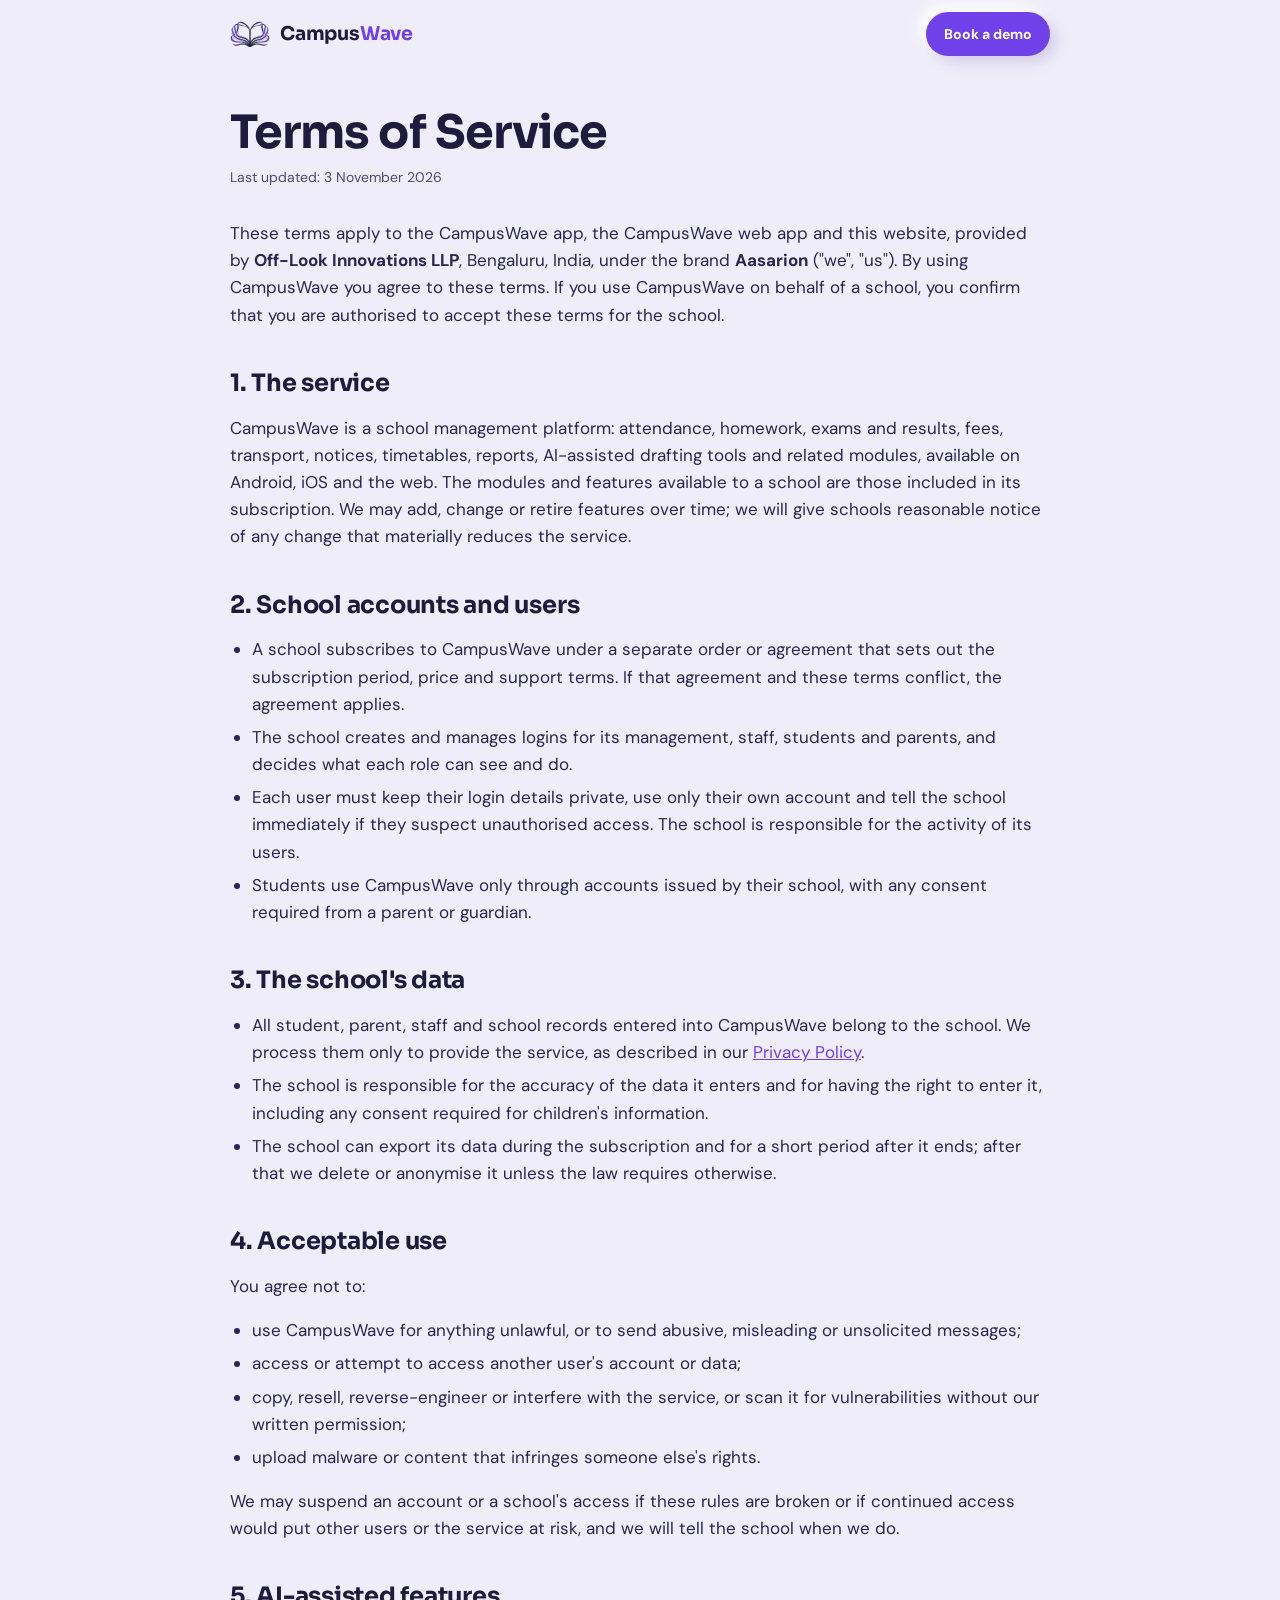
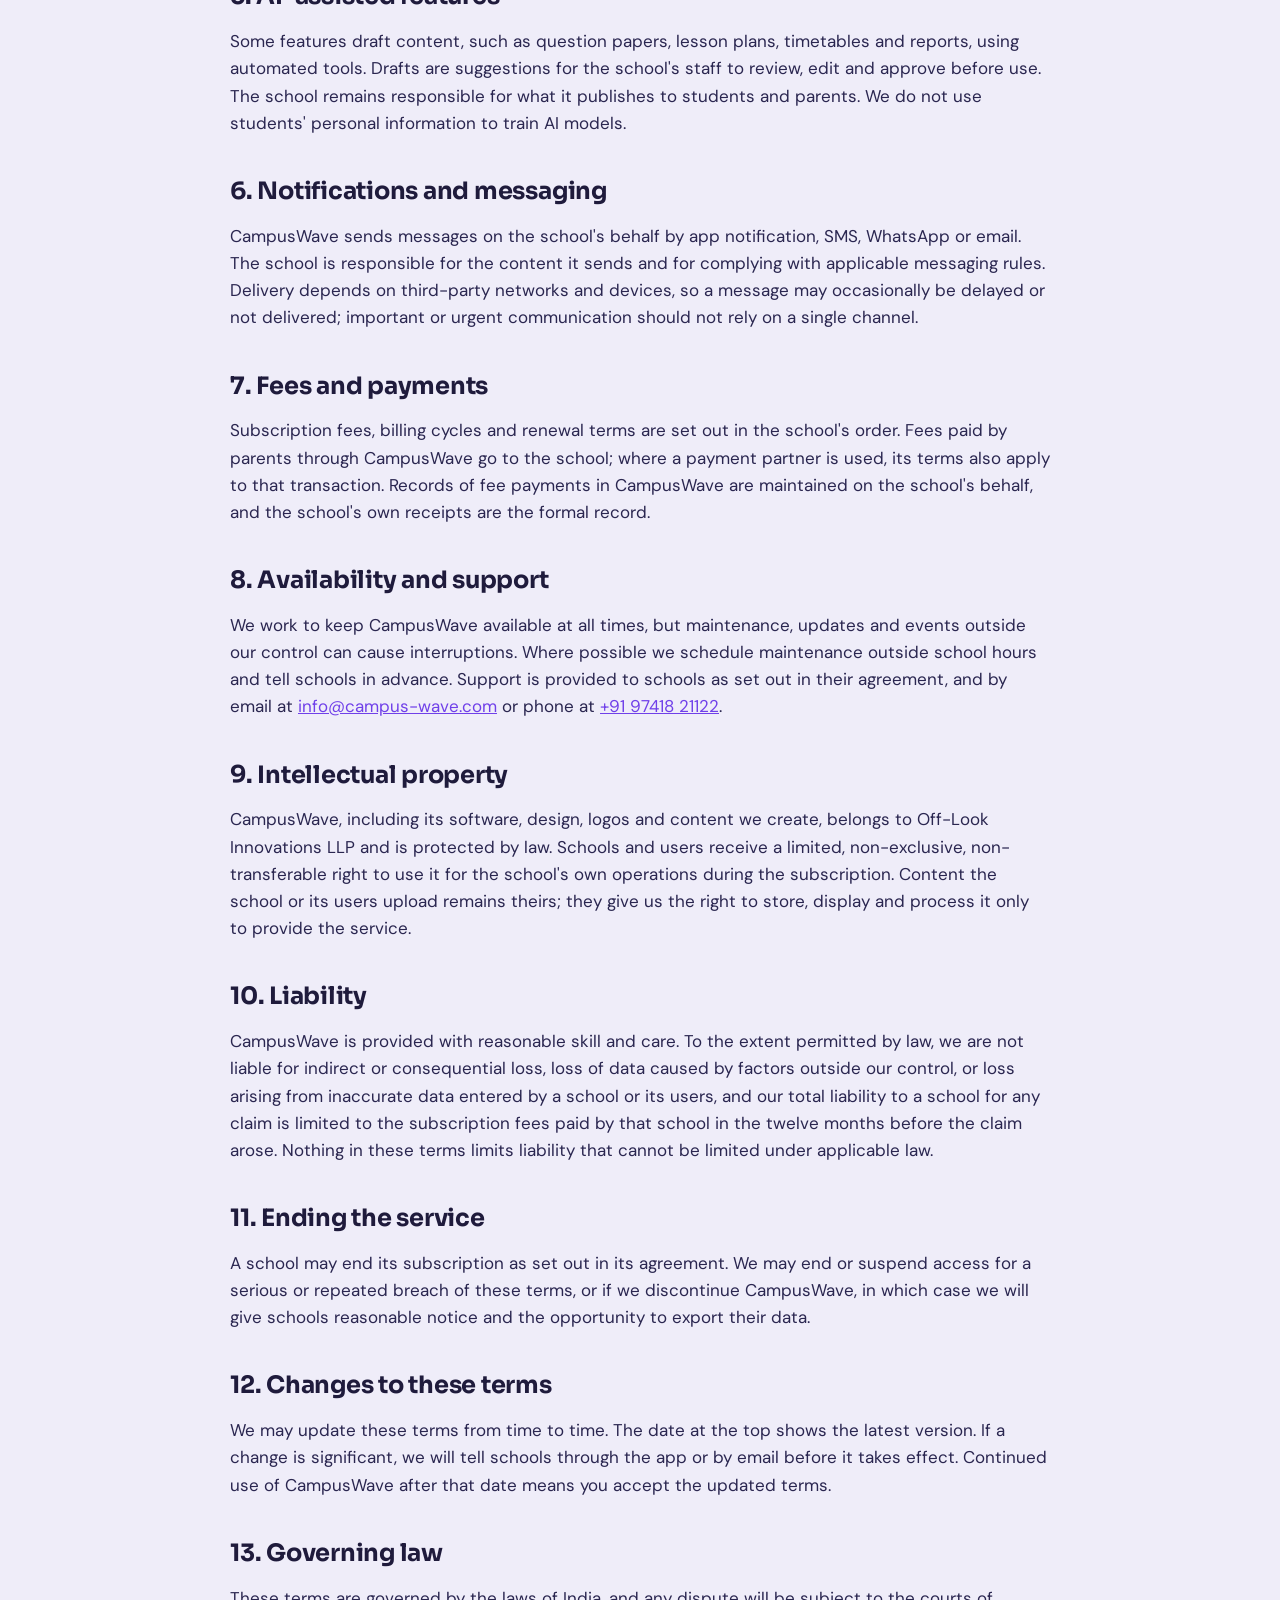
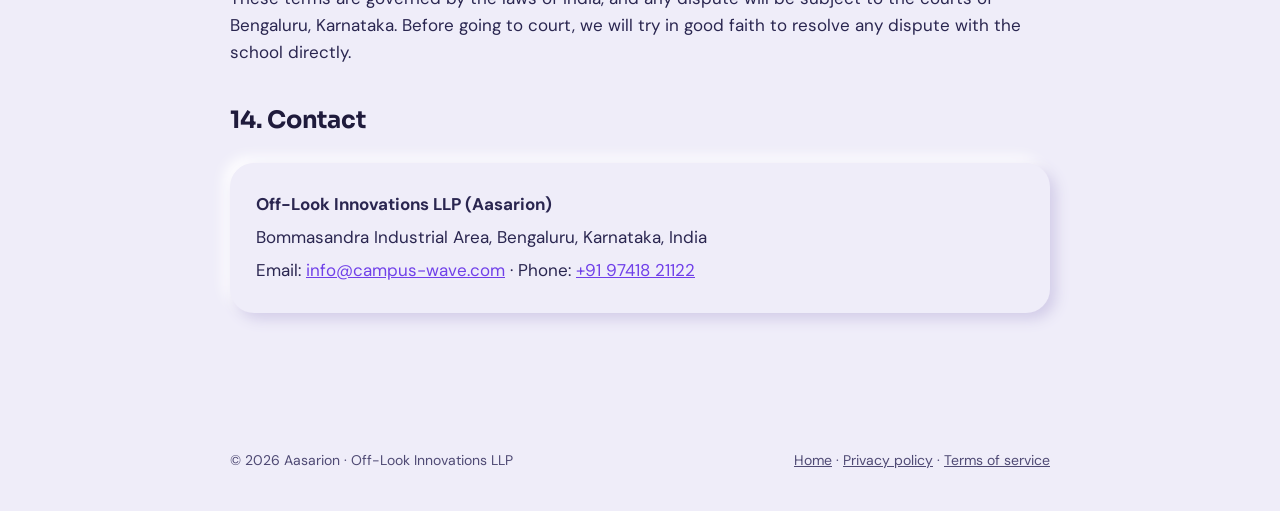
<file: terms.html>
<!doctype html>
<html lang="en">
<head>
<meta charset="utf-8">
<meta name="viewport" content="width=device-width, initial-scale=1, viewport-fit=cover">
<meta name="theme-color" content="#EFEDF9">
<title>Terms of Service · CampusWave</title>
<meta name="description" content="The terms on which schools and their users use the CampusWave school management app by Aasarion (Off-Look Innovations LLP).">
<link rel="canonical" href="https://campus-wave.com/terms.html">
<link rel="icon" type="image/png" sizes="32x32" href="img/favicon-32.png">
<link rel="apple-touch-icon" href="img/apple-touch-icon.png">
<link rel="stylesheet" href="legal.css">
</head>
<body>
<header class="nav"><div class="wrap">
<a class="brand" href="/"><img src="img/logo-mark.webp" alt=""><span>Campus<span>Wave</span></span></a>
<a class="btn" href="/#demo">Book a demo</a>
</div></header>

<main class="wrap">
<h1>Terms of Service</h1>
<p class="updated">Last updated: 3 November 2026</p>

<p>These terms apply to the CampusWave app, the CampusWave web app and this website, provided by <strong>Off-Look Innovations LLP</strong>, Bengaluru, India, under the brand <strong>Aasarion</strong> ("we", "us"). By using CampusWave you agree to these terms. If you use CampusWave on behalf of a school, you confirm that you are authorised to accept these terms for the school.</p>

<h2>1. The service</h2>
<p>CampusWave is a school management platform: attendance, homework, exams and results, fees, transport, notices, timetables, reports, AI-assisted drafting tools and related modules, available on Android, iOS and the web. The modules and features available to a school are those included in its subscription. We may add, change or retire features over time; we will give schools reasonable notice of any change that materially reduces the service.</p>

<h2>2. School accounts and users</h2>
<ul>
<li>A school subscribes to CampusWave under a separate order or agreement that sets out the subscription period, price and support terms. If that agreement and these terms conflict, the agreement applies.</li>
<li>The school creates and manages logins for its management, staff, students and parents, and decides what each role can see and do.</li>
<li>Each user must keep their login details private, use only their own account and tell the school immediately if they suspect unauthorised access. The school is responsible for the activity of its users.</li>
<li>Students use CampusWave only through accounts issued by their school, with any consent required from a parent or guardian.</li>
</ul>

<h2>3. The school's data</h2>
<ul>
<li>All student, parent, staff and school records entered into CampusWave belong to the school. We process them only to provide the service, as described in our <a href="privacy.html">Privacy Policy</a>.</li>
<li>The school is responsible for the accuracy of the data it enters and for having the right to enter it, including any consent required for children's information.</li>
<li>The school can export its data during the subscription and for a short period after it ends; after that we delete or anonymise it unless the law requires otherwise.</li>
</ul>

<h2>4. Acceptable use</h2>
<p>You agree not to:</p>
<ul>
<li>use CampusWave for anything unlawful, or to send abusive, misleading or unsolicited messages;</li>
<li>access or attempt to access another user's account or data;</li>
<li>copy, resell, reverse-engineer or interfere with the service, or scan it for vulnerabilities without our written permission;</li>
<li>upload malware or content that infringes someone else's rights.</li>
</ul>
<p>We may suspend an account or a school's access if these rules are broken or if continued access would put other users or the service at risk, and we will tell the school when we do.</p>

<h2>5. AI-assisted features</h2>
<p>Some features draft content, such as question papers, lesson plans, timetables and reports, using automated tools. Drafts are suggestions for the school's staff to review, edit and approve before use. The school remains responsible for what it publishes to students and parents. We do not use students' personal information to train AI models.</p>

<h2>6. Notifications and messaging</h2>
<p>CampusWave sends messages on the school's behalf by app notification, SMS, WhatsApp or email. The school is responsible for the content it sends and for complying with applicable messaging rules. Delivery depends on third-party networks and devices, so a message may occasionally be delayed or not delivered; important or urgent communication should not rely on a single channel.</p>

<h2>7. Fees and payments</h2>
<p>Subscription fees, billing cycles and renewal terms are set out in the school's order. Fees paid by parents through CampusWave go to the school; where a payment partner is used, its terms also apply to that transaction. Records of fee payments in CampusWave are maintained on the school's behalf, and the school's own receipts are the formal record.</p>

<h2>8. Availability and support</h2>
<p>We work to keep CampusWave available at all times, but maintenance, updates and events outside our control can cause interruptions. Where possible we schedule maintenance outside school hours and tell schools in advance. Support is provided to schools as set out in their agreement, and by email at <a href="mailto:info@campus-wave.com">info@campus-wave.com</a> or phone at <a href="tel:+919741821122">+91 97418 21122</a>.</p>

<h2>9. Intellectual property</h2>
<p>CampusWave, including its software, design, logos and content we create, belongs to Off-Look Innovations LLP and is protected by law. Schools and users receive a limited, non-exclusive, non-transferable right to use it for the school's own operations during the subscription. Content the school or its users upload remains theirs; they give us the right to store, display and process it only to provide the service.</p>

<h2>10. Liability</h2>
<p>CampusWave is provided with reasonable skill and care. To the extent permitted by law, we are not liable for indirect or consequential loss, loss of data caused by factors outside our control, or loss arising from inaccurate data entered by a school or its users, and our total liability to a school for any claim is limited to the subscription fees paid by that school in the twelve months before the claim arose. Nothing in these terms limits liability that cannot be limited under applicable law.</p>

<h2>11. Ending the service</h2>
<p>A school may end its subscription as set out in its agreement. We may end or suspend access for a serious or repeated breach of these terms, or if we discontinue CampusWave, in which case we will give schools reasonable notice and the opportunity to export their data.</p>

<h2>12. Changes to these terms</h2>
<p>We may update these terms from time to time. The date at the top shows the latest version. If a change is significant, we will tell schools through the app or by email before it takes effect. Continued use of CampusWave after that date means you accept the updated terms.</p>

<h2>13. Governing law</h2>
<p>These terms are governed by the laws of India, and any dispute will be subject to the courts of Bengaluru, Karnataka. Before going to court, we will try in good faith to resolve any dispute with the school directly.</p>

<h2>14. Contact</h2>
<div class="card">
<p><strong>Off-Look Innovations LLP (Aasarion)</strong></p>
<p>Bommasandra Industrial Area, Bengaluru, Karnataka, India</p>
<p>Email: <a href="mailto:info@campus-wave.com">info@campus-wave.com</a> · Phone: <a href="tel:+919741821122">+91 97418 21122</a></p>
</div>
</main>

<footer class="wrap foot">
<span>© 2026 Aasarion · Off-Look Innovations LLP</span>
<span><a href="/">Home</a> · <a href="privacy.html">Privacy policy</a> · <a href="terms.html">Terms of service</a></span>
</footer>
</body>
</html>
</file>
<file: team/team.css>
@font-face{font-family:'Sora';font-style:normal;font-weight:100 800;font-display:swap;src:url(/fonts/sora.woff2) format('woff2')}
@font-face{font-family:'Instrument Serif';font-style:normal;font-weight:400;font-display:swap;src:url(/fonts/instrument-serif.woff2) format('woff2')}
@font-face{font-family:'DM Sans';font-style:normal;font-weight:100 1000;font-display:swap;src:url(/fonts/dm-sans.woff2) format('woff2')}
:root{color-scheme:light;--base:#EFEDF9;--hi:#FFFFFF;--lo:#D2CCE8;--ink:#1F1B3C;--text:#2A2650;--muted:#4F4A74;--faint:#625C86;--iris:#7040E9;--iris-soft:#E6DDFC;--mint:#0F6E5C;--mint-soft:#D5F2E6;--dark:#1B1740;
--raise:10px 10px 26px var(--lo),-10px -10px 26px var(--hi);--raise-sm:6px 6px 14px var(--lo),-6px -6px 14px var(--hi);--press-sm:inset 3px 3px 7px var(--lo),inset -3px -3px 7px var(--hi)}
*{box-sizing:border-box}
body{margin:0;background:var(--base);color:var(--text);font:17px/1.55 'DM Sans','Helvetica Neue',Arial,sans-serif;-webkit-font-smoothing:antialiased;min-height:100vh;display:flex;flex-direction:column}
a{color:var(--iris)}
.wrap{width:min(100% - 40px,1080px);margin:0 auto}
.brand{display:flex;align-items:center;gap:10px;color:var(--ink);text-decoration:none;font-family:'Sora',sans-serif;font-weight:700;font-size:19px;letter-spacing:-.01em}
.brand img{width:40px;height:26px;display:block}
.brand span span,.cw span{color:var(--iris)}
.nav .wrap{display:flex;align-items:center;justify-content:space-between;gap:16px;height:72px}
.btn{display:inline-flex;align-items:center;min-height:44px;padding:0 18px;border-radius:999px;background:var(--iris);color:#fff;font-weight:700;font-size:14px;text-decoration:none;box-shadow:var(--raise-sm)}
.foot{margin-top:auto;padding:28px 20px 40px;display:flex;flex-wrap:wrap;gap:12px 24px;align-items:center;justify-content:space-between;width:min(100% - 40px,1080px);margin-inline:auto;color:var(--muted);font-size:14px}
.foot a{color:var(--muted)}
svg{width:18px;height:18px;flex:none}

/* ---- team page ---- */
.team{flex:1;padding:36px 0 60px}
.hero{max-width:720px}
.eyebrow{margin:0 0 10px;font-size:14px;font-weight:700;color:var(--iris)}
.hero h1{margin:0 0 14px;font-family:'Sora',sans-serif;font-size:clamp(34px,5.5vw,56px);line-height:1.05;letter-spacing:-.02em;color:var(--ink)}
.lead{margin:0;color:var(--muted);max-width:60ch}
.pillars{display:grid;grid-template-columns:repeat(3,minmax(0,1fr));gap:22px;margin-top:44px}
.pillar{display:flex;flex-direction:column;gap:6px;padding:26px;border-radius:28px;background:var(--base);box-shadow:var(--raise);color:var(--ink);transform:translateY(calc(var(--i) * 12px))}
.pillar .pi{width:46px;height:46px;border-radius:15px;background:var(--iris);color:#fff;display:grid;place-items:center;margin-bottom:10px}.pillar .pi svg{width:22px;height:22px}
.pillar b{font-family:'Sora',sans-serif;font-size:20px;letter-spacing:-.01em}.pillar span:last-child{color:var(--muted);font-size:15px}
.verify{margin-top:64px;padding:30px 28px;border-radius:30px;box-shadow:var(--press-sm)}
.verify h2{margin:0 0 8px;font-family:'Sora',sans-serif;font-size:28px;letter-spacing:-.01em;color:var(--ink)}.verify-head p{margin:0;color:var(--muted);max-width:66ch}
.verify .note{margin:18px 0 0;font-size:14px;color:var(--faint)}
.how{display:grid;grid-template-columns:repeat(3,minmax(0,1fr));gap:18px;margin-top:24px}
.step{display:flex;flex-direction:column;gap:4px;padding:22px 24px;border-radius:24px;box-shadow:var(--press-sm)}
.step .n{width:34px;height:34px;border-radius:50%;background:var(--iris);color:#fff;font-weight:700;display:grid;place-items:center;margin-bottom:8px;font-size:15px}
.step b{color:var(--ink)}.step span:last-child{color:var(--muted);font-size:15px}
.contact{margin-top:40px;display:flex;flex-wrap:wrap;gap:6px 18px;align-items:baseline;color:var(--muted);font-size:15px}
.contact b{color:var(--ink);font-size:17px}
@media (max-width:860px){.pillars,.how{grid-template-columns:1fr}.pillar{transform:none}}

/* ---- ID card page ---- */
.card-page{flex:1;width:min(100% - 32px,920px);margin:0 auto;padding:28px 0 40px}
.idcard{border-radius:32px;background:var(--base);box-shadow:var(--raise);overflow:hidden}
.idcard-top{display:flex;align-items:center;justify-content:space-between;gap:12px;padding:18px 26px;border-bottom:1px solid #DCD6F0}
.verified{display:inline-flex;align-items:center;gap:7px;padding:7px 12px;border-radius:999px;background:var(--mint-soft);color:var(--mint);font-size:13px;font-weight:700}
.idcard-body{display:grid;grid-template-columns:300px minmax(0,1fr);gap:30px;padding:28px 26px}
.photo img{display:block;width:100%;height:auto;aspect-ratio:4/5;object-fit:cover;border-radius:26px;box-shadow:var(--raise-sm)}
.who{display:flex;flex-direction:column;gap:8px;min-width:0}
.uid{font-size:13px;font-weight:700;letter-spacing:.1em;color:var(--iris)}
.who h1{margin:0;font-family:'Sora',sans-serif;font-size:clamp(32px,4.5vw,44px);line-height:1.05;letter-spacing:-.02em;color:var(--ink)}
.role{margin:0;font-size:18px;font-weight:700;color:var(--iris)}
.org{margin:0;color:var(--muted);font-size:15px}
.line{margin:8px 0 0;color:var(--text);max-width:54ch}
.chips{display:flex;flex-wrap:wrap;gap:8px;margin-top:6px}
.chip{display:inline-flex;align-items:center;min-height:34px;padding:0 13px;border-radius:999px;box-shadow:var(--press-sm);font-size:13px;font-weight:700;color:var(--ink)}
.chip.soft{box-shadow:var(--raise-sm);color:var(--iris)}
.likes{margin-top:16px;display:flex;flex-direction:column;gap:6px}
.lbl{font-size:12px;font-weight:700;letter-spacing:.06em;text-transform:uppercase;color:var(--faint)}
.say{margin:14px 0 0;padding:16px 20px;border-radius:20px;background:var(--iris-soft);color:var(--ink);font-family:'Instrument Serif',Georgia,serif;font-size:21px;line-height:1.35;max-width:52ch}
.idcard-foot{display:flex;gap:18px;align-items:center;padding:20px 26px;background:var(--dark);color:#fff}
.qr{flex:none;padding:8px;border-radius:14px;background:#fff}
.qr svg{display:block;width:92px;height:92px}
.foot-text{display:flex;flex-direction:column;gap:3px;font-size:14px;min-width:0}
.foot-text span{color:#C9C2E6;overflow-wrap:anywhere}
.foot-text .note{font-size:12px;margin-top:6px;color:#A9A1D0;max-width:60ch}
.more{text-align:center;margin:22px 0 0;font-weight:700}
.more a{display:inline-flex;align-items:center;gap:8px;text-decoration:none}
@media (max-width:700px){.idcard-body{grid-template-columns:1fr;gap:20px;padding:20px 18px}.photo{max-width:260px}.idcard-top,.idcard-foot{padding:16px 18px}.verified{font-size:12px}}
</file>
<file: legal.css>
@font-face{font-family:'Sora';font-style:normal;font-weight:100 800;font-display:swap;src:url(fonts/sora.woff2) format('woff2')}
@font-face{font-family:'DM Sans';font-style:normal;font-weight:100 1000;font-display:swap;src:url(fonts/dm-sans.woff2) format('woff2')}
:root{color-scheme:light;--base:#EFEDF9;--hi:#FFFFFF;--lo:#D2CCE8;--ink:#1F1B3C;--text:#2A2650;--muted:#4F4A74;--iris:#7040E9;
--raise-sm:6px 6px 14px var(--lo),-6px -6px 14px var(--hi)}
*{box-sizing:border-box}
html{scroll-padding-top:90px}
body{margin:0;background:var(--base);color:var(--text);font:17px/1.6 'DM Sans','Helvetica Neue',Arial,sans-serif;-webkit-font-smoothing:antialiased}
.nav{position:sticky;top:0;z-index:5;background:color-mix(in srgb,var(--base) 92%,transparent);backdrop-filter:blur(10px);-webkit-backdrop-filter:blur(10px)}
.nav .wrap{display:flex;align-items:center;justify-content:space-between;gap:16px;height:68px}
.wrap{width:min(100% - 40px,820px);margin:0 auto}
.brand{display:flex;align-items:center;gap:10px;color:var(--ink);text-decoration:none;font-family:'Sora',sans-serif;font-weight:700;font-size:19px;letter-spacing:-.01em}
.brand img{width:40px;height:26px;display:block}
.brand span span{color:var(--iris)}
.btn{display:inline-flex;align-items:center;min-height:44px;padding:0 18px;border-radius:999px;background:var(--iris);color:#fff;font-weight:700;font-size:14px;text-decoration:none;box-shadow:var(--raise-sm)}
main{padding:40px 0 80px}
h1{font-family:'Sora',sans-serif;font-size:clamp(32px,5vw,46px);line-height:1.08;letter-spacing:-.02em;color:var(--ink);margin:0 0 8px}
.updated{color:var(--muted);font-size:14px;margin:0 0 32px}
h2{font-family:'Sora',sans-serif;font-size:24px;line-height:1.2;letter-spacing:-.01em;color:var(--ink);margin:40px 0 12px}
h3{font-size:17px;font-weight:700;color:var(--ink);margin:24px 0 6px}
p,li{max-width:70ch}
ul{padding-left:22px}li{margin:6px 0}
a{color:var(--iris)}
.card{background:var(--base);border-radius:24px;box-shadow:var(--raise-sm);padding:22px 26px;margin:28px 0}
.card p{margin:6px 0}
.foot{padding:28px 0 40px;color:var(--muted);font-size:14px;display:flex;justify-content:space-between;gap:16px;flex-wrap:wrap}
.foot a{color:var(--muted)}
</file>
